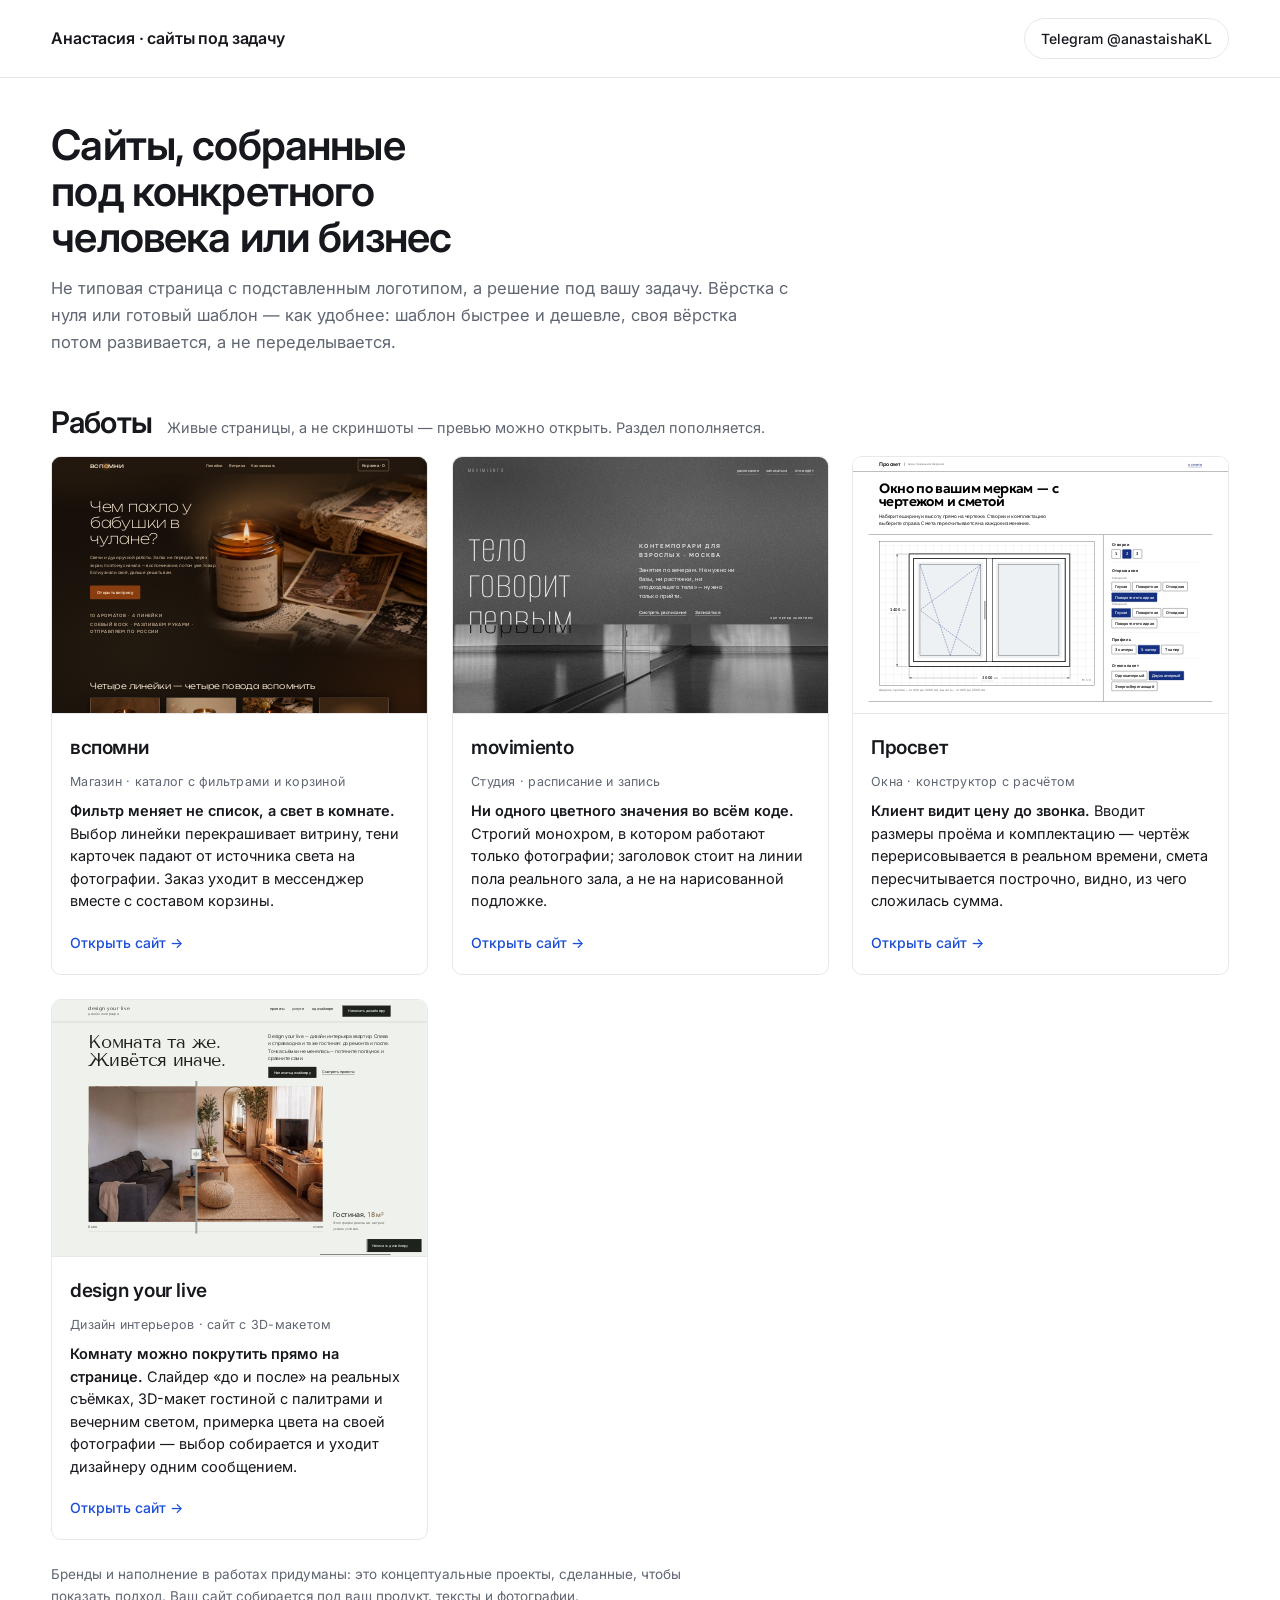
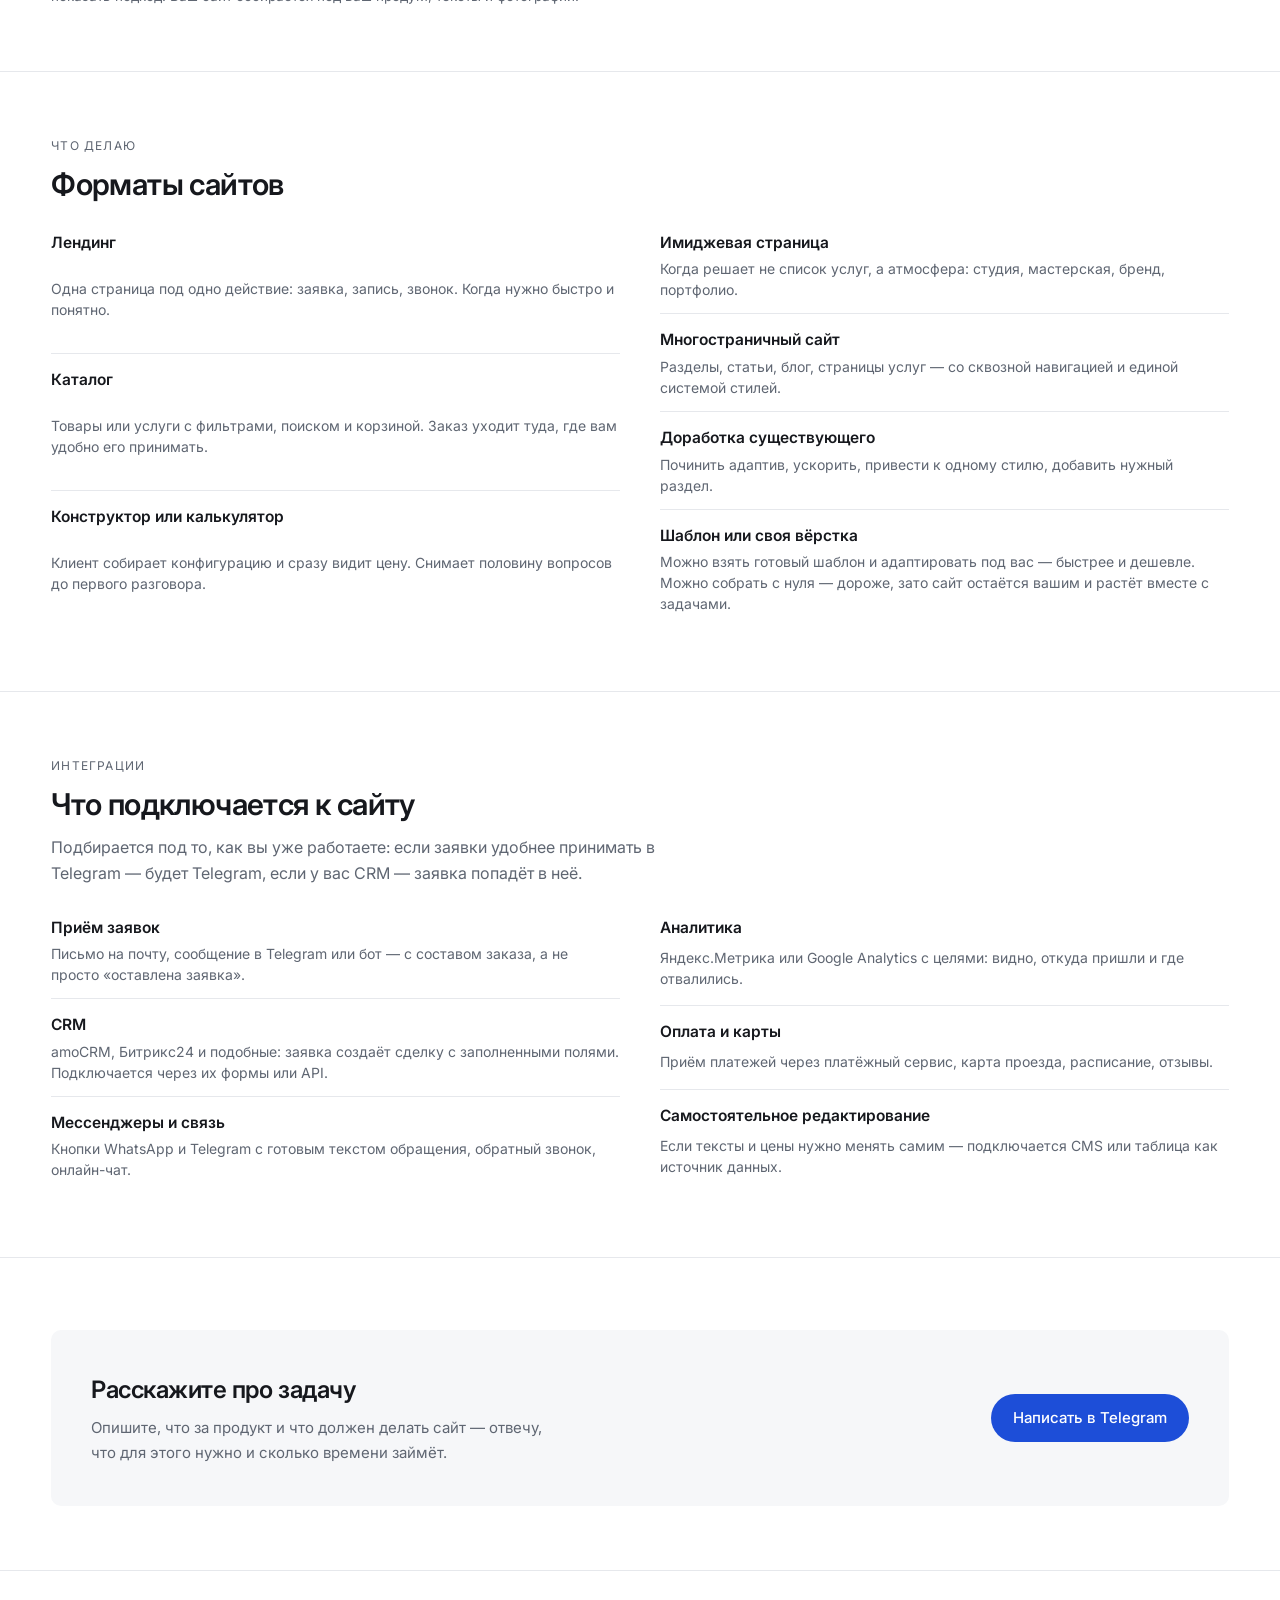
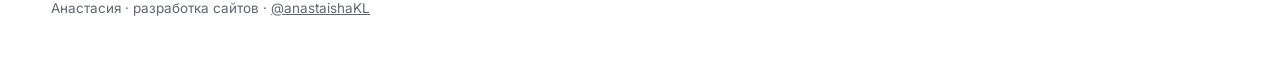
<file: index.html>
<!doctype html>
<html lang="ru">
<head>
<meta charset="utf-8">
<meta name="viewport" content="width=device-width, initial-scale=1">
<title>Сайты под конкретного человека или бизнес</title>
<meta name="description" content="Разработка сайтов под конкретную задачу: лендинги, каталоги с фильтрами, интерактивные конструкторы. Своя вёрстка или шаблон. Приём заявок, CRM, аналитика.">
<link rel="preconnect" href="https://fonts.googleapis.com">
<link rel="preconnect" href="https://fonts.gstatic.com" crossorigin>
<link href="https://fonts.googleapis.com/css2?family=Inter:wght@400;500;600;700&display=swap" rel="stylesheet">
<style>
  :root{
    --bg:#fff; --fg:#16181d; --dim:#5f6672; --line:#e6e8ec; --soft:#f6f7f9;
    --accent:#1d4ed8; --radius:10px;
    --wrap:min(1180px, 92vw);
  }
  *{box-sizing:border-box}
  html{-webkit-text-size-adjust:100%}
  body{margin:0;background:var(--bg);color:var(--fg);
       font:16px/1.65 Inter,ui-sans-serif,system-ui,"Segoe UI",sans-serif;
       font-feature-settings:"tnum" 0}
  .wrap{width:var(--wrap);margin-inline:auto}
  a{color:inherit}
  h1,h2,h3{margin:0;font-weight:600;letter-spacing:-.02em;text-wrap:balance}
  p{margin:0}

  header{border-bottom:1px solid var(--line);padding:18px 0}
  .top{display:flex;align-items:center;justify-content:space-between;gap:16px;flex-wrap:wrap}
  .brand{font-weight:600;letter-spacing:-.01em}
  .tg{display:inline-flex;align-items:center;gap:8px;text-decoration:none;
      border:1px solid var(--line);border-radius:999px;padding:8px 16px;font-size:14px;font-weight:500}
  .tg:hover{border-color:var(--accent);color:var(--accent)}
  .tg:focus-visible{outline:2px solid var(--accent);outline-offset:2px}

  .hero{padding:clamp(28px,4vw,44px) 0 clamp(18px,2.5vw,26px)}
  .hero h1{font-size:clamp(27px,3.9vw,42px);line-height:1.1;max-width:24ch}
  .hero p{margin-top:14px;max-width:74ch;font-size:clamp(15px,1.4vw,16.5px);color:var(--dim)}

  section{padding:clamp(36px,5vw,64px) 0;border-top:1px solid var(--line)}
  section.works-sec{padding-top:clamp(14px,2vw,22px);border-top:0}
  .works-head{display:flex;align-items:baseline;gap:14px;flex-wrap:wrap}
  .works-head p{color:var(--dim);font-size:14.5px}
  .eyebrow{font-size:12px;letter-spacing:.1em;text-transform:uppercase;color:var(--dim);margin-bottom:10px}
  .sec-title{font-size:clamp(22px,3vw,30px);line-height:1.2}
  .sec-lead{margin-top:12px;color:var(--dim);max-width:66ch}

  .works{display:grid;gap:28px;margin-top:16px}
  @media (min-width:900px){.works{grid-template-columns:repeat(3,1fr);gap:24px}}

  .work{border:1px solid var(--line);border-radius:var(--radius);overflow:clip;
        background:var(--bg);display:flex;flex-direction:column;
        container-type:inline-size;transition:border-color .18s}
  .work:hover{border-color:#c9ced8}
  .frame{position:relative;aspect-ratio:16/11;overflow:clip;background:var(--soft);
         border-bottom:1px solid var(--line)}
  .frame iframe{position:absolute;inset:0;width:1440px;height:990px;border:0;
                transform-origin:0 0;transform:scale(var(--s,.28));background:#fff}
  .frame .veil{position:absolute;inset:0}
  .work__body{padding:18px 18px 20px;display:flex;flex-direction:column;gap:8px;flex:1}
  .work__body h3{font-size:19px}
  .work__kind{font-size:12.5px;color:var(--dim);letter-spacing:.02em}
  .work__hook{font-size:14.5px;line-height:1.55}
  .work__hook b{font-weight:600}
  .work__open{margin-top:auto;padding-top:10px;font-size:14px;font-weight:500;
              color:var(--accent);text-decoration:none}
  .work__open:focus-visible{outline:2px solid var(--accent);outline-offset:3px;border-radius:4px}
  .note{margin-top:22px;font-size:13.5px;color:var(--dim);max-width:70ch}

  .cols{display:grid;gap:26px;margin-top:28px}
  @media (min-width:760px){.cols{grid-template-columns:1fr 1fr;gap:40px}}
  .list{list-style:none;margin:0;padding:0;display:grid;gap:0}
  .list li{padding:13px 0;border-top:1px solid var(--line);display:grid;gap:3px}
  .list li:first-child{border-top:0;padding-top:0}
  .list b{font-weight:600;font-size:15.5px}
  .list span{font-size:14px;color:var(--dim);line-height:1.5}

  .cta{background:var(--soft);border-radius:var(--radius);padding:clamp(24px,4vw,40px);
       margin:8px 0 0;display:flex;gap:20px;align-items:center;justify-content:space-between;flex-wrap:wrap}
  .cta h2{font-size:clamp(19px,2.4vw,24px)}
  .cta p{color:var(--dim);font-size:15px;margin-top:6px;max-width:52ch}
  .btn{display:inline-flex;align-items:center;gap:8px;background:var(--accent);color:#fff;
       text-decoration:none;border-radius:999px;padding:12px 22px;font-weight:500;font-size:15px;white-space:nowrap}
  .btn:hover{background:#1a44bd}
  .btn:focus-visible{outline:2px solid var(--fg);outline-offset:3px}

  footer{border-top:1px solid var(--line);padding:26px 0 40px;color:var(--dim);font-size:13.5px}
</style>
</head>
<body>

<header>
  <div class="wrap top">
    <span class="brand">Анастасия · сайты под задачу</span>
    <a class="tg" href="https://t.me/anastaishaKL" rel="noopener">Telegram @anastaishaKL</a>
  </div>
</header>

<main>
  <div class="wrap hero">
    <h1>Сайты, собранные под конкретного человека или бизнес</h1>
    <p>Не типовая страница с подставленным логотипом, а решение под вашу задачу. Вёрстка с нуля
       или готовый шаблон — как удобнее: шаблон быстрее и дешевле, своя вёрстка потом развивается,
       а не переделывается.</p>
  </div>

  <section class="works-sec">
    <div class="wrap">
      <div class="works-head">
        <h2 class="sec-title">Работы</h2>
        <p>Живые страницы, а не скриншоты — превью можно открыть. Раздел пополняется.</p>
      </div>

      <div class="works">
        <article class="work">
          <div class="frame">
            <iframe src="candles/" title="Сайт «вспомни» — превью" loading="lazy" inert scrolling="no"></iframe>
            <span class="veil"></span>
          </div>
          <div class="work__body">
            <h3>вспомни</h3>
            <p class="work__kind">Магазин · каталог с фильтрами и корзиной</p>
            <p class="work__hook"><b>Фильтр меняет не список, а свет в комнате.</b> Выбор линейки
               перекрашивает витрину, тени карточек падают от источника света на фотографии.
               Заказ уходит в мессенджер вместе с составом корзины.</p>
            <a class="work__open" href="candles/">Открыть сайт →</a>
          </div>
        </article>

        <article class="work">
          <div class="frame">
            <iframe src="dance/" title="Сайт «movimiento» — превью" loading="lazy" inert scrolling="no"></iframe>
            <span class="veil"></span>
          </div>
          <div class="work__body">
            <h3>movimiento</h3>
            <p class="work__kind">Студия · расписание и запись</p>
            <p class="work__hook"><b>Ни одного цветного значения во всём коде.</b> Строгий монохром,
               в котором работают только фотографии; заголовок стоит на линии пола реального зала,
               а не на нарисованной подложке.</p>
            <a class="work__open" href="dance/">Открыть сайт →</a>
          </div>
        </article>

        <article class="work">
          <div class="frame">
            <iframe src="prosvet/" title="Сайт «Просвет» — превью" loading="lazy" inert scrolling="no"></iframe>
            <span class="veil"></span>
          </div>
          <div class="work__body">
            <h3>Просвет</h3>
            <p class="work__kind">Окна · конструктор с расчётом</p>
            <p class="work__hook"><b>Клиент видит цену до звонка.</b> Вводит размеры проёма и
               комплектацию — чертёж перерисовывается в реальном времени, смета пересчитывается
               построчно, видно, из чего сложилась сумма.</p>
            <a class="work__open" href="prosvet/">Открыть сайт →</a>
          </div>
        </article>

        <article class="work">
          <div class="frame">
            <iframe src="design-your-live/" title="Сайт «design your live» — превью" loading="lazy" inert scrolling="no"></iframe>
            <span class="veil"></span>
          </div>
          <div class="work__body">
            <h3>design your live</h3>
            <p class="work__kind">Дизайн интерьеров · сайт с 3D-макетом</p>
            <p class="work__hook"><b>Комнату можно покрутить прямо на странице.</b> Слайдер «до и после»
               на реальных съёмках, 3D-макет гостиной с палитрами и вечерним светом, примерка цвета
               на своей фотографии — выбор собирается и уходит дизайнеру одним сообщением.</p>
            <a class="work__open" href="design-your-live/">Открыть сайт →</a>
          </div>
        </article>
      </div>

      <p class="note">Бренды и наполнение в работах придуманы: это концептуальные проекты,
         сделанные, чтобы показать подход. Ваш сайт собирается под ваш продукт, тексты и фотографии.</p>
    </div>
  </section>

  <section>
    <div class="wrap">
      <p class="eyebrow">Что делаю</p>
      <h2 class="sec-title">Форматы сайтов</h2>
      <div class="cols">
        <ul class="list">
          <li><b>Лендинг</b><span>Одна страница под одно действие: заявка, запись, звонок. Когда нужно быстро и понятно.</span></li>
          <li><b>Каталог</b><span>Товары или услуги с фильтрами, поиском и корзиной. Заказ уходит туда, где вам удобно его принимать.</span></li>
          <li><b>Конструктор или калькулятор</b><span>Клиент собирает конфигурацию и сразу видит цену. Снимает половину вопросов до первого разговора.</span></li>
        </ul>
        <ul class="list">
          <li><b>Имиджевая страница</b><span>Когда решает не список услуг, а атмосфера: студия, мастерская, бренд, портфолио.</span></li>
          <li><b>Многостраничный сайт</b><span>Разделы, статьи, блог, страницы услуг — со сквозной навигацией и единой системой стилей.</span></li>
          <li><b>Доработка существующего</b><span>Починить адаптив, ускорить, привести к одному стилю, добавить нужный раздел.</span></li>
          <li><b>Шаблон или своя вёрстка</b><span>Можно взять готовый шаблон и адаптировать под вас — быстрее и дешевле. Можно собрать с нуля — дороже, зато сайт остаётся вашим и растёт вместе с задачами.</span></li>
        </ul>
      </div>
    </div>
  </section>

  <section>
    <div class="wrap">
      <p class="eyebrow">Интеграции</p>
      <h2 class="sec-title">Что подключается к сайту</h2>
      <p class="sec-lead">Подбирается под то, как вы уже работаете: если заявки удобнее принимать
         в Telegram — будет Telegram, если у вас CRM — заявка попадёт в неё.</p>
      <div class="cols">
        <ul class="list">
          <li><b>Приём заявок</b><span>Письмо на почту, сообщение в Telegram или бот — с составом заказа, а не просто «оставлена заявка».</span></li>
          <li><b>CRM</b><span>amoCRM, Битрикс24 и подобные: заявка создаёт сделку с заполненными полями. Подключается через их формы или API.</span></li>
          <li><b>Мессенджеры и связь</b><span>Кнопки WhatsApp и Telegram с готовым текстом обращения, обратный звонок, онлайн-чат.</span></li>
        </ul>
        <ul class="list">
          <li><b>Аналитика</b><span>Яндекс.Метрика или Google Analytics с целями: видно, откуда пришли и где отвалились.</span></li>
          <li><b>Оплата и карты</b><span>Приём платежей через платёжный сервис, карта проезда, расписание, отзывы.</span></li>
          <li><b>Самостоятельное редактирование</b><span>Если тексты и цены нужно менять самим — подключается CMS или таблица как источник данных.</span></li>
        </ul>
      </div>
    </div>
  </section>

  <section>
    <div class="wrap">
      <div class="cta">
        <div>
          <h2>Расскажите про задачу</h2>
          <p>Опишите, что за продукт и что должен делать сайт — отвечу, что для этого нужно
             и сколько времени займёт.</p>
        </div>
        <a class="btn" href="https://t.me/anastaishaKL" rel="noopener">Написать в Telegram</a>
      </div>
    </div>
  </section>
</main>

<footer>
  <div class="wrap">Анастасия · разработка сайтов · <a href="https://t.me/anastaishaKL" rel="noopener">@anastaishaKL</a></div>
</footer>

<script>
  // превью — живые страницы шириной 1440, вписываем их в карточку по её ширине
  const fit = () => {
    for (const frame of document.querySelectorAll('.frame')) {
      frame.style.setProperty('--s', (frame.clientWidth / 1440).toFixed(4));
    }
  };
  fit();
  if ('ResizeObserver' in window) {
    const ro = new ResizeObserver(fit);
    document.querySelectorAll('.frame').forEach(f => ro.observe(f));
  } else {
    addEventListener('resize', fit);
  }
</script>
</body>
</html>
</file>
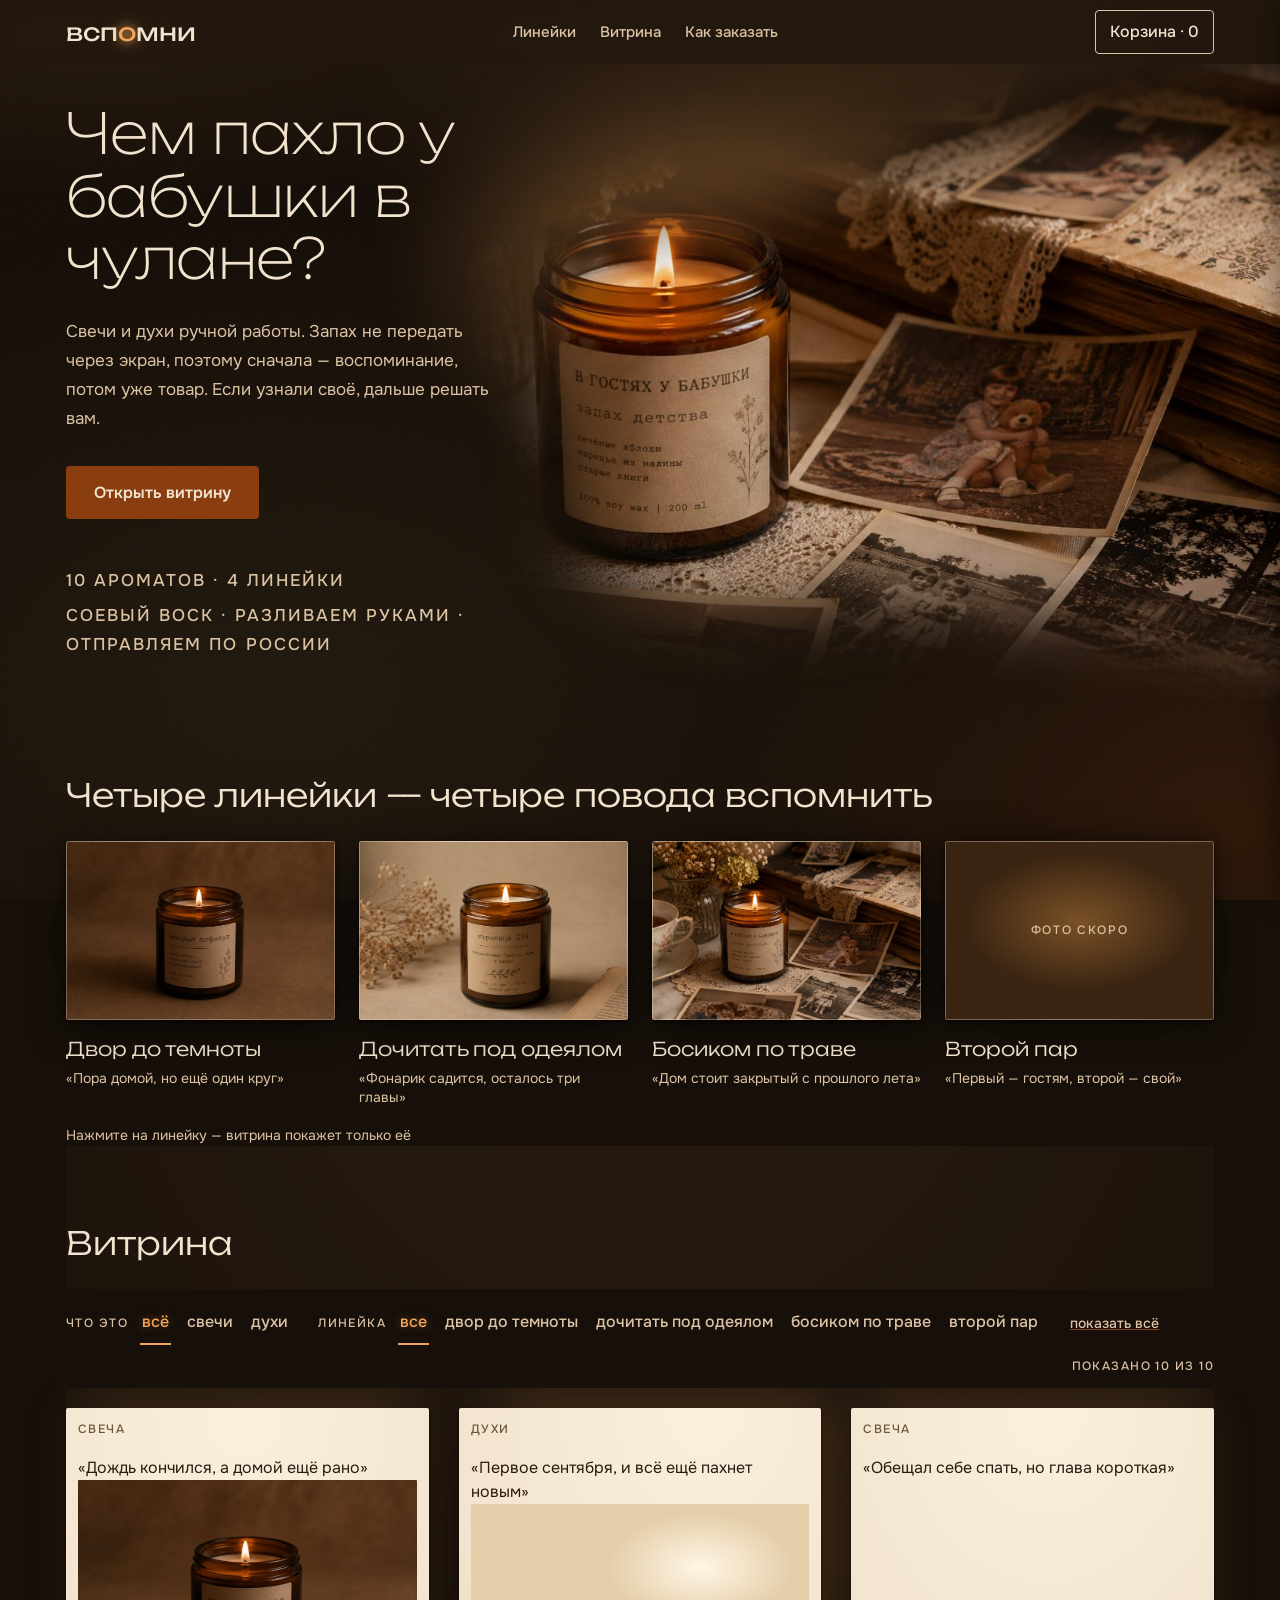
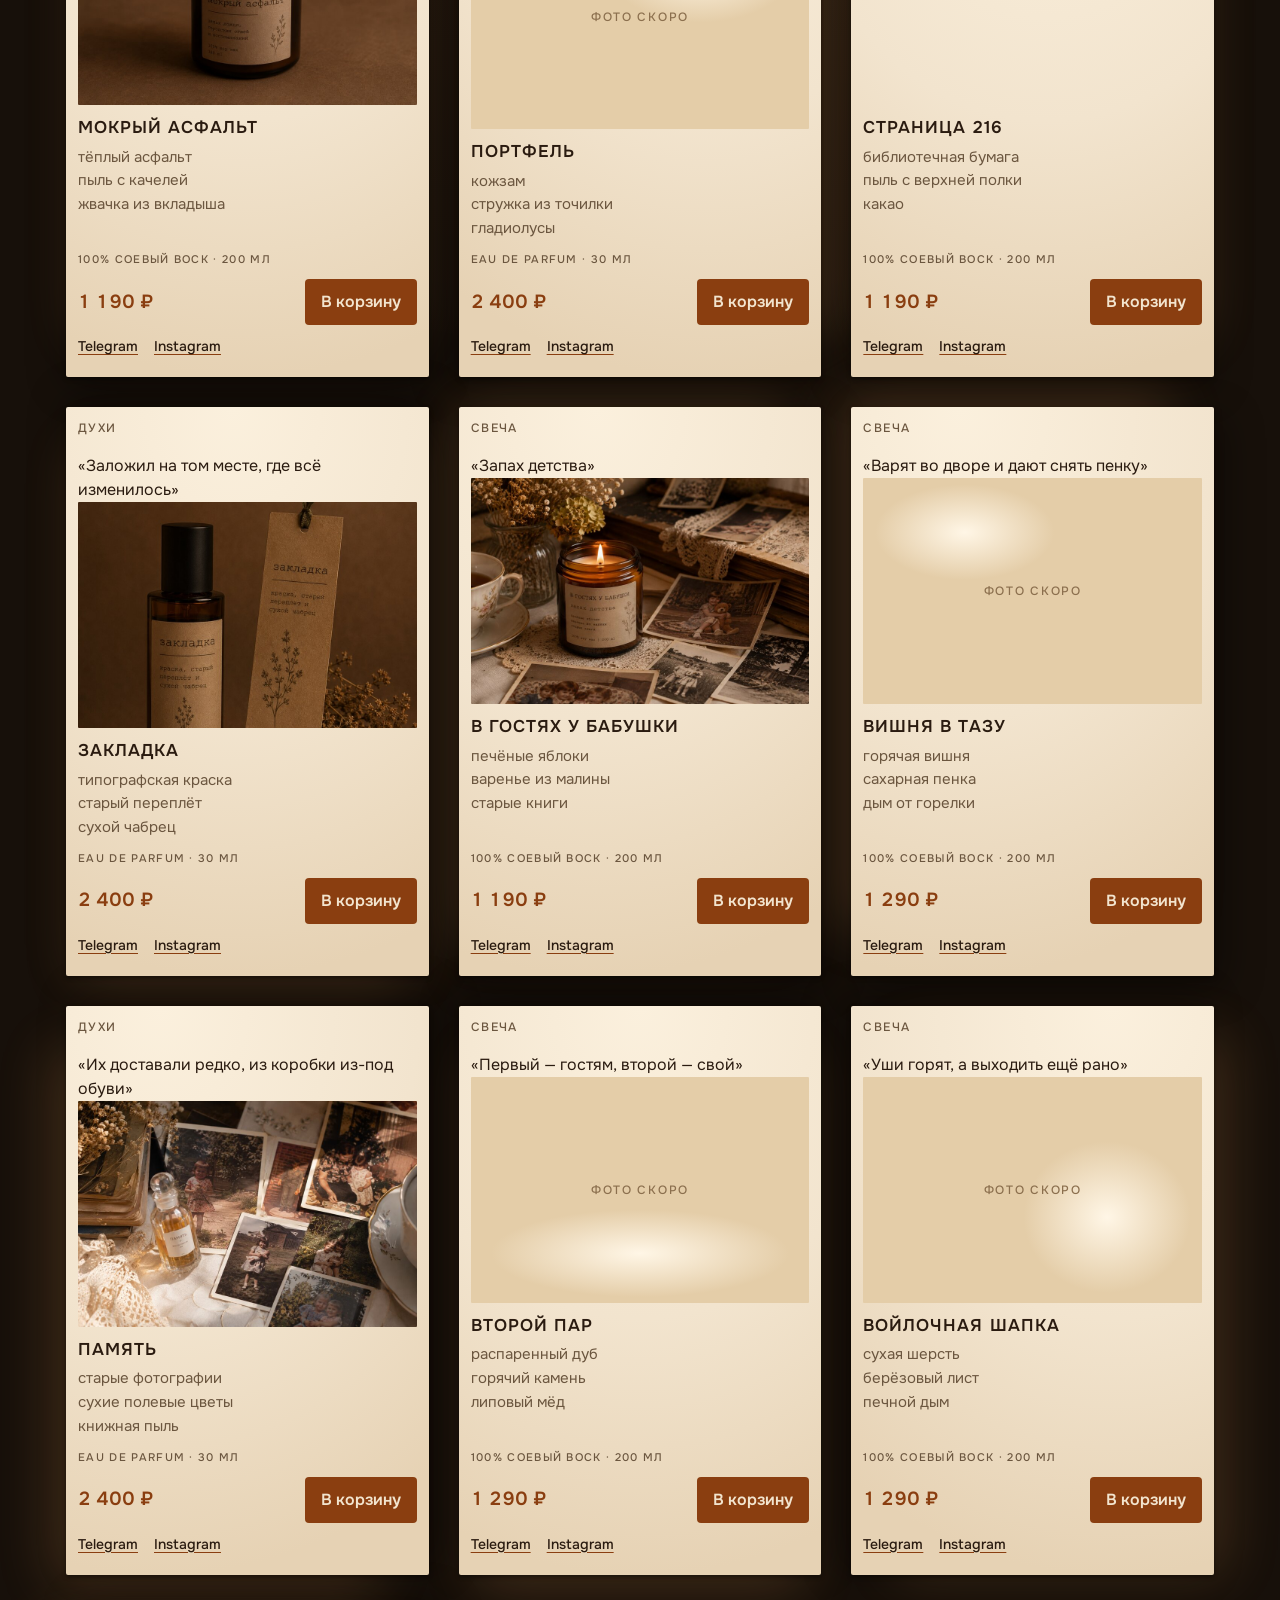
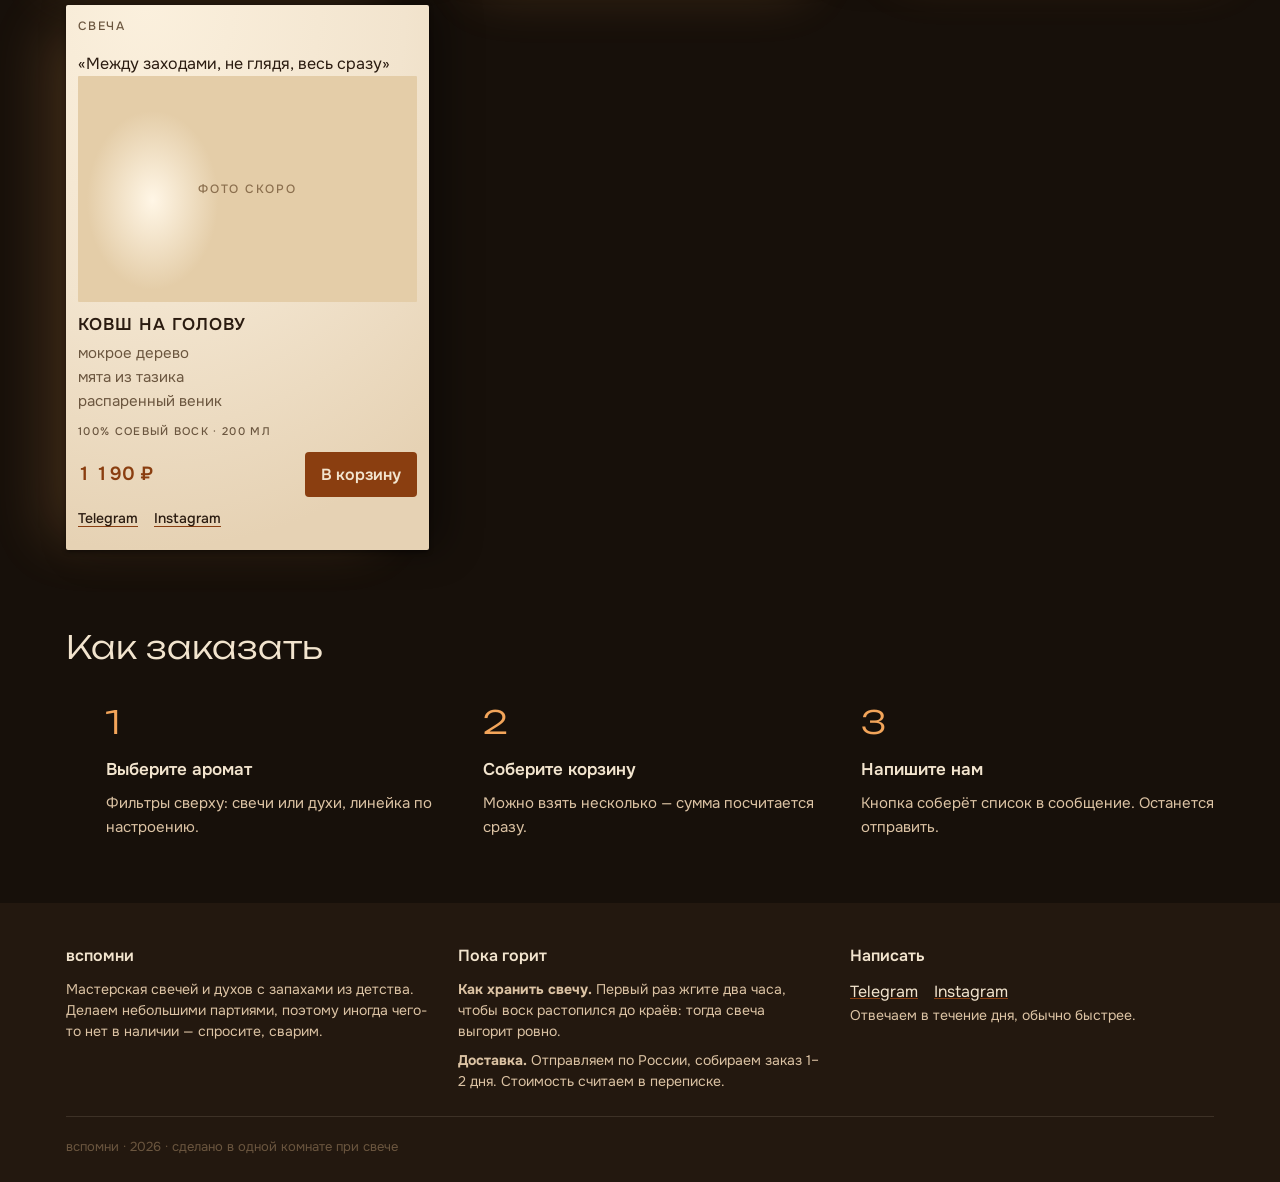
<file: candles/index.html>
<!DOCTYPE html>
<html lang="ru">
<head>
<meta charset="UTF-8">
<meta name="viewport" content="width=device-width, initial-scale=1">
<title>вспомни — свечи и духи с запахами из детства</title>
<meta name="description" content="Свечи и духи ручной работы «вспомни»: ароматы-воспоминания о дворе, любимой книге, лете у бабушки и бане. Заказ в Telegram и Instagram.">
<link rel="icon" href="data:,">
<link rel="preconnect" href="https://fonts.googleapis.com">
<link rel="preconnect" href="https://fonts.gstatic.com" crossorigin>
<link href="https://fonts.googleapis.com/css2?family=Unbounded:wght@200;300;400&family=Onest:wght@400;500;600&display=swap" rel="stylesheet">
<link rel="stylesheet" href="styles/main.css">
</head>
<body class="grain">

<a class="skip-link" href="#vitrina">Перейти к витрине</a>

<div class="glints" aria-hidden="true"></div>

<header class="site-header">
  <a class="wordmark" href="#top">всп<span class="wordmark__o breathe">о</span>мни</a>
  <nav class="site-nav" aria-label="Разделы страницы">
    <ul>
      <li><a href="#linii">Линейки</a></li>
      <li><a href="#vitrina">Витрина</a></li>
      <li><a href="#kak-zakazat">Как заказать</a></li>
    </ul>
  </nav>
  <button type="button" class="cart-toggle" id="cart-toggle" aria-controls="cart" aria-expanded="false">
    Корзина · <span id="cart-count">0</span>
  </button>
</header>

<main id="top">

  <section class="hero" aria-label="Знакомство с брендом">
    <div class="hero__glow breathe" aria-hidden="true"></div>
    <div class="hero__shot">
      <img src="assets/photos/svecha-v-gostyah-u-babushki-hero.jpg" width="1600" height="1067"
           style="--lx:.38;--ly:.34"
           alt="Свеча в янтарной банке горит на столе среди старых фотографий, сухоцветов и кружевной салфетки">
    </div>
    <div class="hero__inner">
      <h1>Чем пахло у бабушки в чулане?</h1>
      <p>Свечи и духи ручной работы. Запах не передать через экран, поэтому сначала — воспоминание, потом уже товар. Если узнали своё, дальше решать вам.</p>
      <div class="hero__cta">
        <a class="btn-primary" href="#vitrina">Открыть витрину</a>
      </div>
      <p class="hero__facts">
        <span>10 ароматов · 4 линейки</span>
        <span>соевый воск · разливаем руками · отправляем по России</span>
      </p>
    </div>
  </section>

  <section class="lines" id="linii" aria-labelledby="lines-title">
    <h2 id="lines-title">Четыре линейки — четыре повода вспомнить</h2>
    <div class="lines__grid" id="line-tiles"></div>
    <p class="lines__hint">Нажмите на линейку — витрина покажет только её</p>
  </section>

  <section class="showcase" id="vitrina" data-line="all" aria-labelledby="showcase-title">
    <div class="showcase__head">
      <h2 class="showcase__title" id="showcase-title">Витрина</h2>
      <p class="showcase__epigraph" id="showcase-epigraph" hidden></p>
    </div>

    <div class="filters-bar" role="group" aria-label="Фильтры каталога">
      <fieldset class="filter-group">
        <legend>Что это</legend>
        <div class="filter-group__options" id="type-filter">
          <span class="chip">
            <input type="radio" name="type-filter" id="type-all" value="all" checked>
            <label for="type-all">всё</label>
          </span>
          <span class="chip">
            <input type="radio" name="type-filter" id="type-candle" value="candle">
            <label for="type-candle">свечи</label>
          </span>
          <span class="chip">
            <input type="radio" name="type-filter" id="type-perfume" value="perfume">
            <label for="type-perfume">духи</label>
          </span>
        </div>
      </fieldset>

      <fieldset class="filter-group">
        <legend>Линейка</legend>
        <div class="filter-group__options" id="line-filter">
          <span class="chip">
            <input type="radio" name="line-filter" id="line-all" value="all" checked>
            <label for="line-all">все</label>
          </span>
          <span class="chip">
            <input type="radio" name="line-filter" id="line-dvor" value="dvor">
            <label for="line-dvor">двор до темноты</label>
          </span>
          <span class="chip">
            <input type="radio" name="line-filter" id="line-kniga" value="kniga">
            <label for="line-kniga">дочитать под одеялом</label>
          </span>
          <span class="chip">
            <input type="radio" name="line-filter" id="line-babushka" value="babushka">
            <label for="line-babushka">босиком по траве</label>
          </span>
          <span class="chip">
            <input type="radio" name="line-filter" id="line-banya" value="banya">
            <label for="line-banya">второй пар</label>
          </span>
        </div>
      </fieldset>

      <button type="button" class="filters__reset" id="filters-reset">показать всё</button>
      <p class="counter" id="counter" aria-live="polite">Показано 10 из 10</p>
    </div>

    <div class="grid" id="product-grid" aria-live="polite"></div>
  </section>

  <section class="steps" id="kak-zakazat" aria-labelledby="steps-title">
    <h2 id="steps-title">Как заказать</h2>
    <ol>
      <li class="step">
        <span class="step__num" aria-hidden="true">1</span>
        <h3>Выберите аромат</h3>
        <p>Фильтры сверху: свечи или духи, линейка по настроению.</p>
      </li>
      <li class="step">
        <span class="step__num" aria-hidden="true">2</span>
        <h3>Соберите корзину</h3>
        <p>Можно взять несколько — сумма посчитается сразу.</p>
      </li>
      <li class="step">
        <span class="step__num" aria-hidden="true">3</span>
        <h3>Напишите нам</h3>
        <p>Кнопка соберёт список в сообщение. Останется отправить.</p>
      </li>
    </ol>
  </section>

</main>

<footer class="site-footer">
  <div class="footer__inner">
    <div class="footer__col">
      <h2 class="footer__title">вспомни</h2>
      <p>Мастерская свечей и духов с запахами из детства. Делаем небольшими партиями, поэтому иногда чего-то нет в наличии — спросите, сварим.</p>
    </div>
    <div class="footer__col">
      <h2 class="footer__title">Пока горит</h2>
      <p><strong>Как хранить свечу.</strong> Первый раз жгите два часа, чтобы воск растопился до краёв: тогда свеча выгорит ровно.</p>
      <p><strong>Доставка.</strong> Отправляем по России, собираем заказ 1–2 дня. Стоимость считаем в переписке.</p>
    </div>
    <div class="footer__col">
      <h2 class="footer__title">Написать</h2>
      <nav aria-label="Ссылки в подвале">
        <ul>
          <li><a href="https://t.me/vspomni_shop" target="_blank" rel="noopener noreferrer">Telegram</a></li>
          <li><a href="https://www.instagram.com/vspomni_shop/" target="_blank" rel="noopener noreferrer">Instagram</a></li>
        </ul>
      </nav>
      <p>Отвечаем в течение дня, обычно быстрее.</p>
    </div>
  </div>
  <p class="footer__bottom">вспомни · 2026 · сделано в одной комнате при свече</p>
</footer>

<div class="cart-backdrop" id="cart-backdrop"></div>
<aside class="cart" id="cart" aria-label="Корзина" inert>
  <div class="cart__head">
    <h2>Корзина</h2>
    <button type="button" class="cart__close" id="cart-close" aria-label="Закрыть корзину">×</button>
  </div>

  <div id="cart-body">
    <p class="cart__empty" id="cart-empty">В корзине пусто. Выберите на витрине то, что хочется вспомнить.</p>
    <ul class="cart__list" id="cart-list" hidden></ul>
    <div class="cart__total" id="cart-total" hidden>
      <span>Итого</span>
      <span id="cart-total-value">0 ₽</span>
    </div>
    <div class="cart__order" id="cart-order" hidden>
      <button type="button" class="btn-primary" id="order-tg">Заказать в Telegram</button>
      <button type="button" class="btn-secondary" id="order-ig">Заказать в Instagram</button>
      <p class="cart__note" id="cart-note" role="status" aria-live="polite">Оплата и доставка — в переписке, отвечаем в течение дня.</p>
    </div>
  </div>
</aside>

<script src="scripts/main.js"></script>
</body>
</html>
</file>
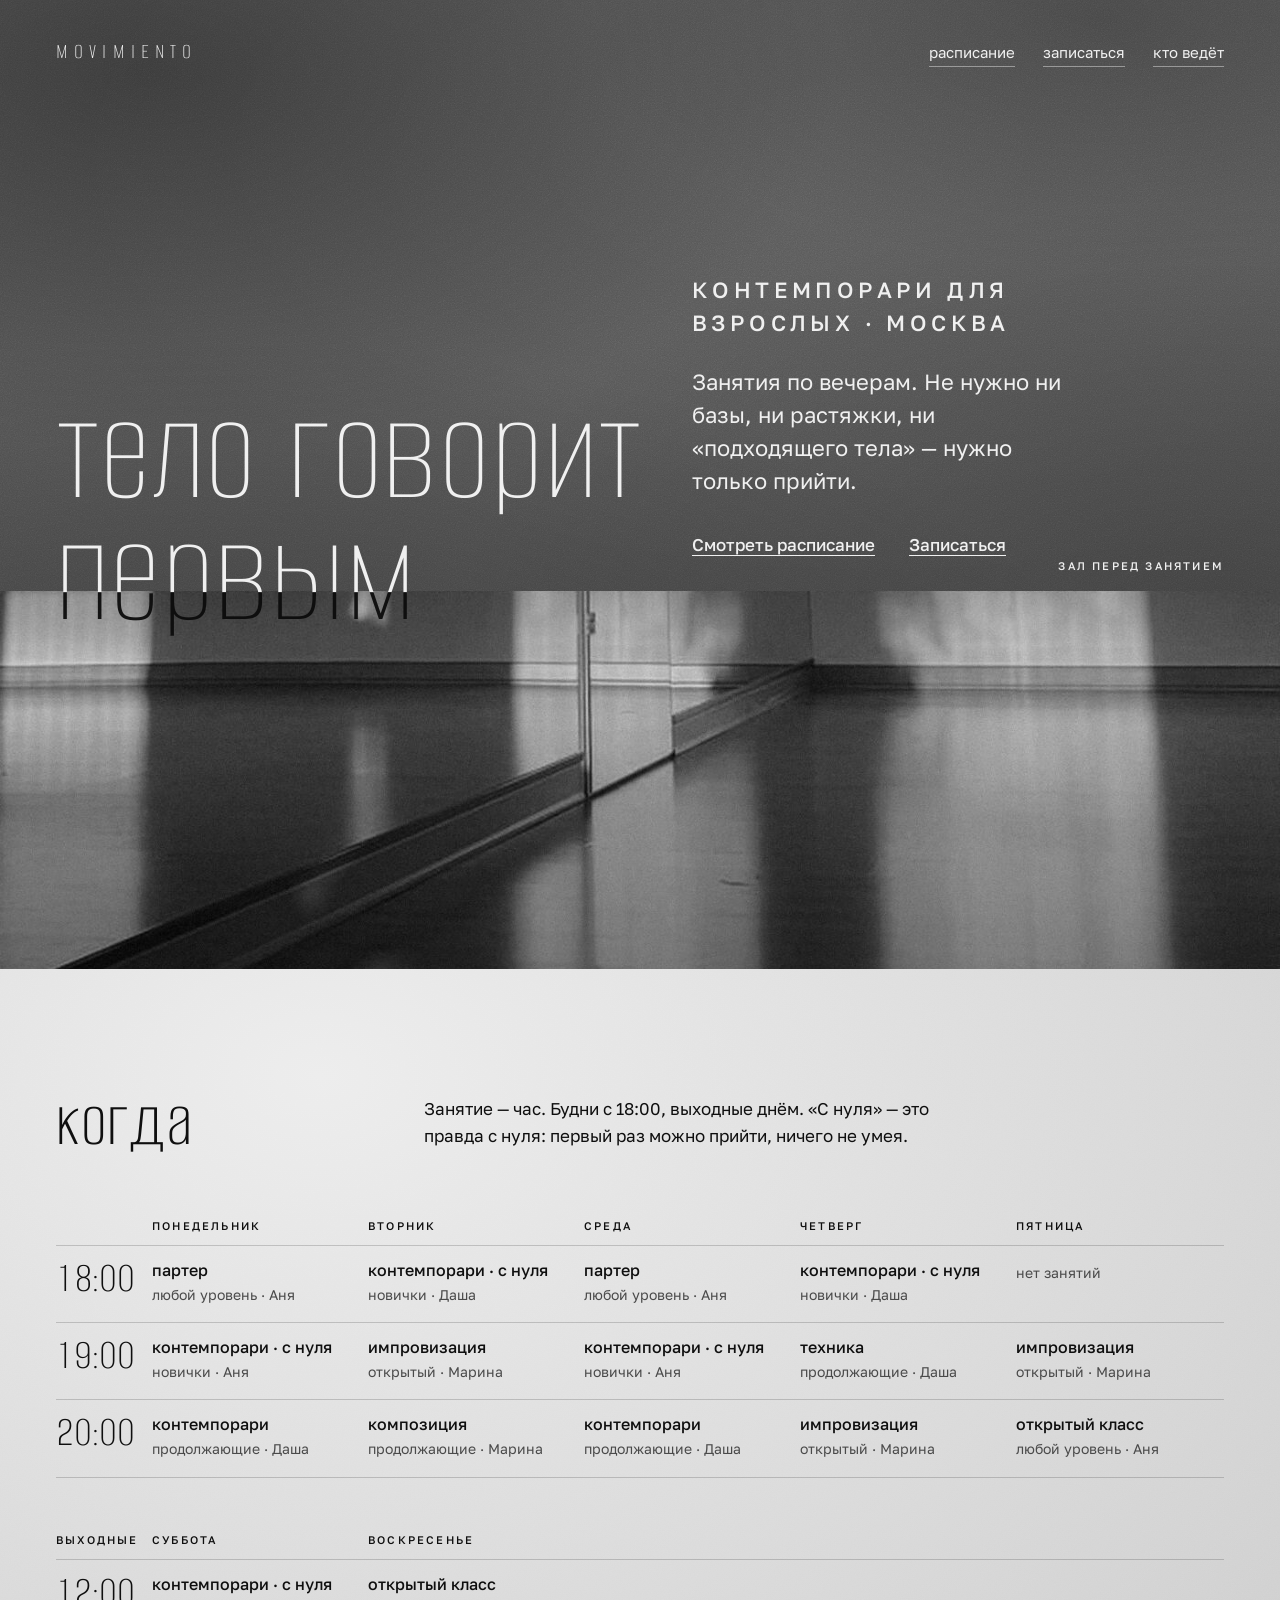
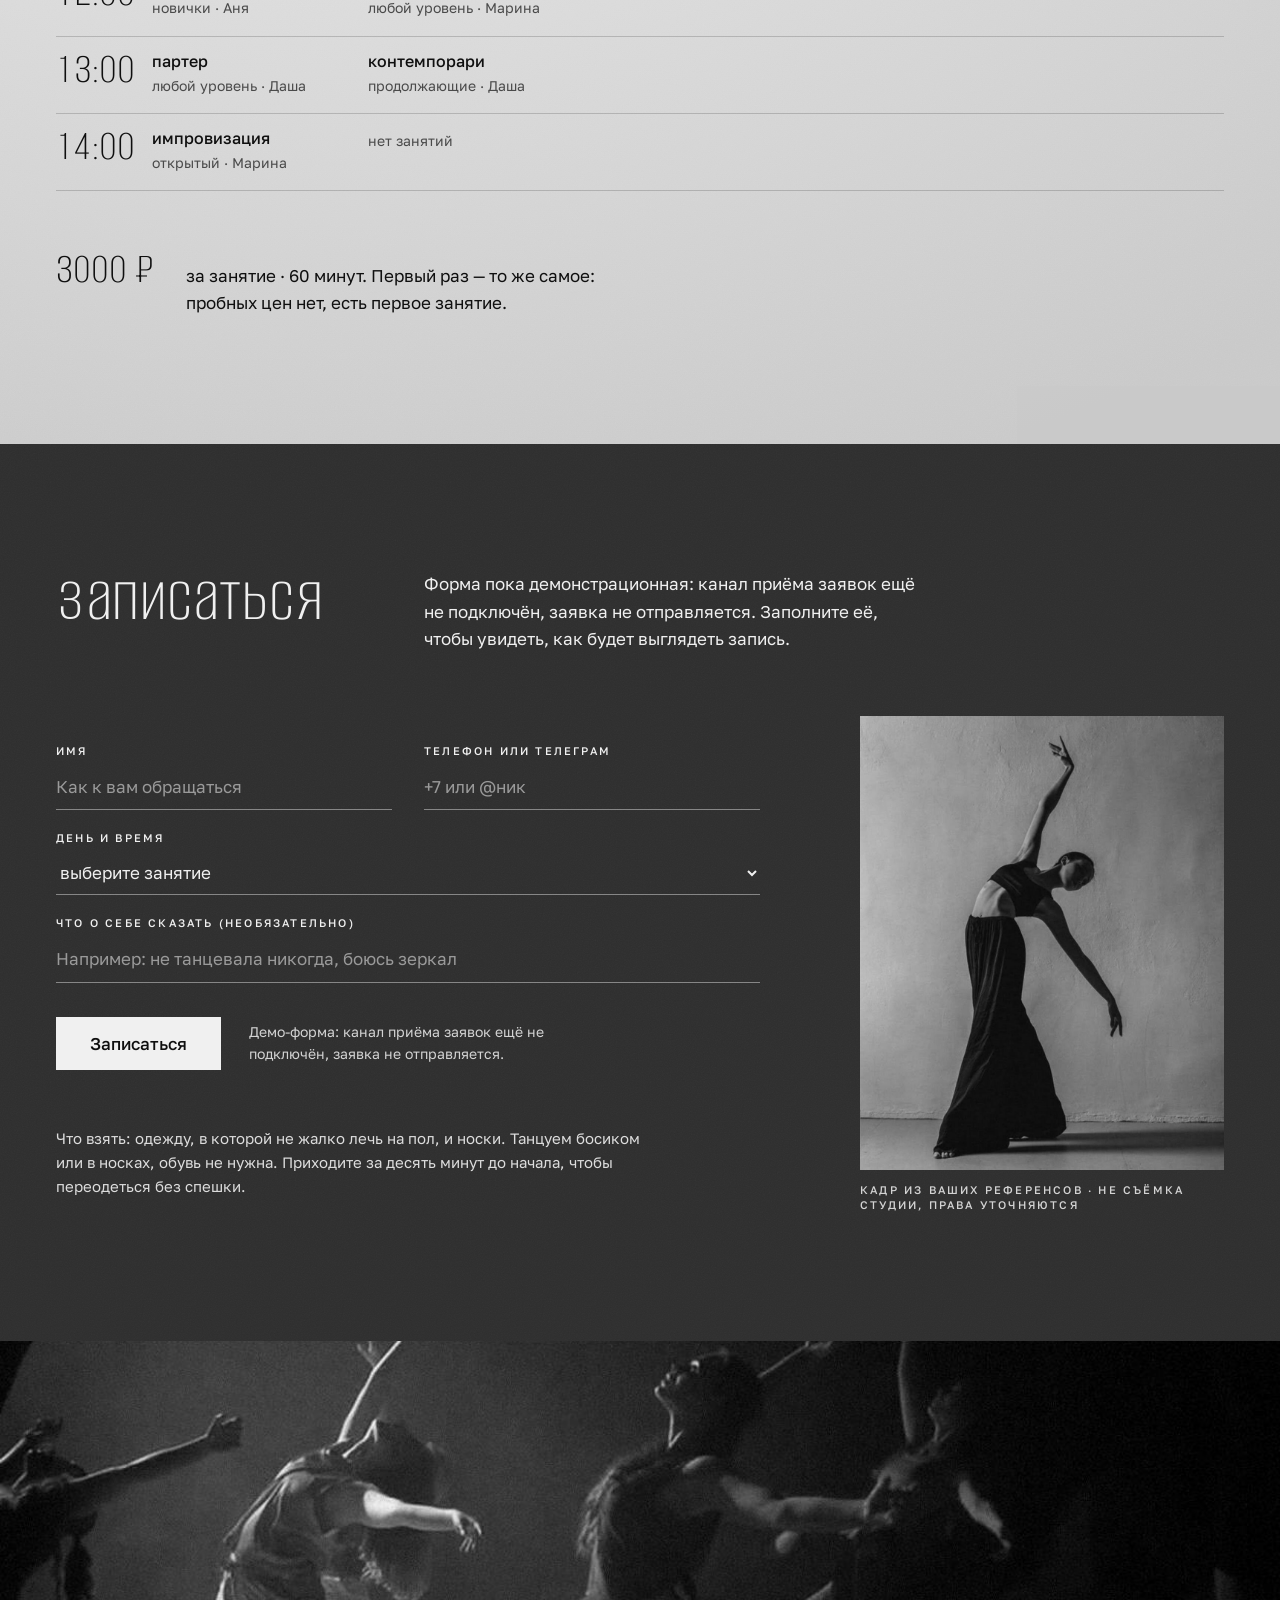
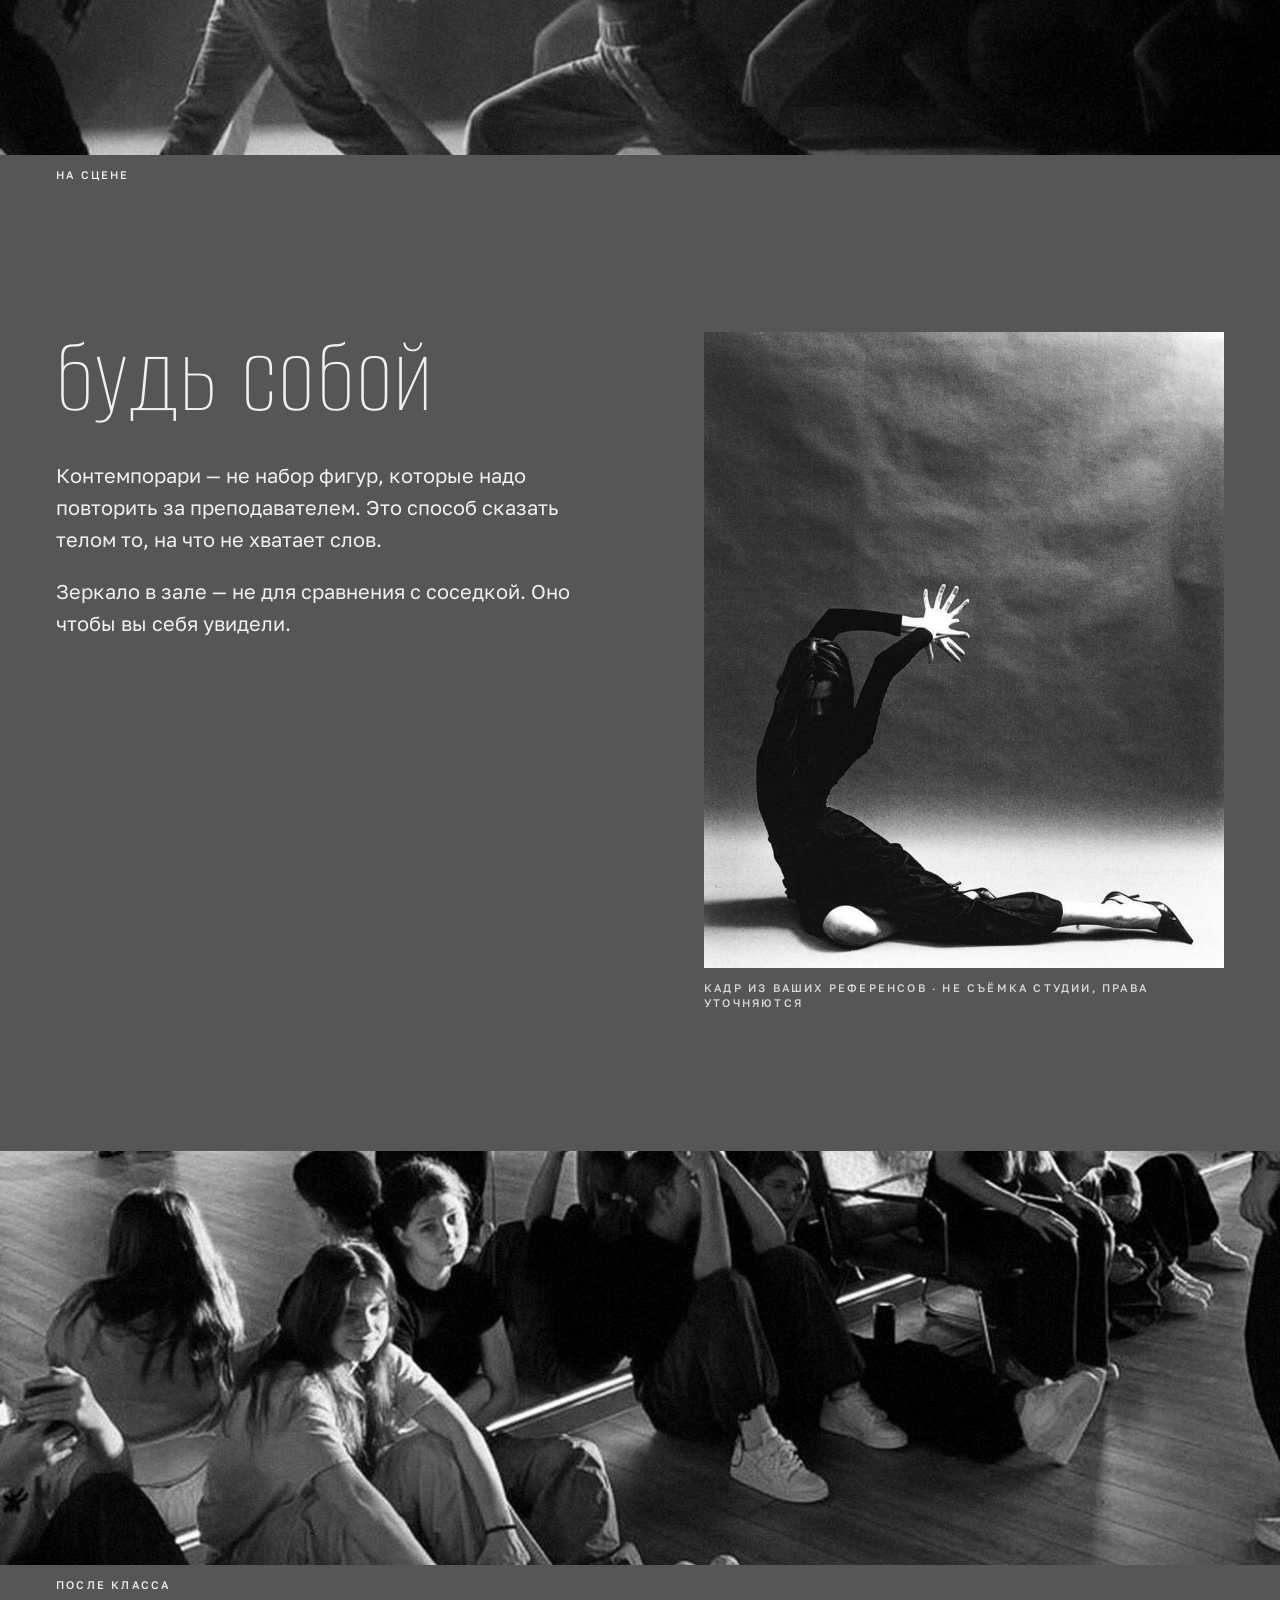
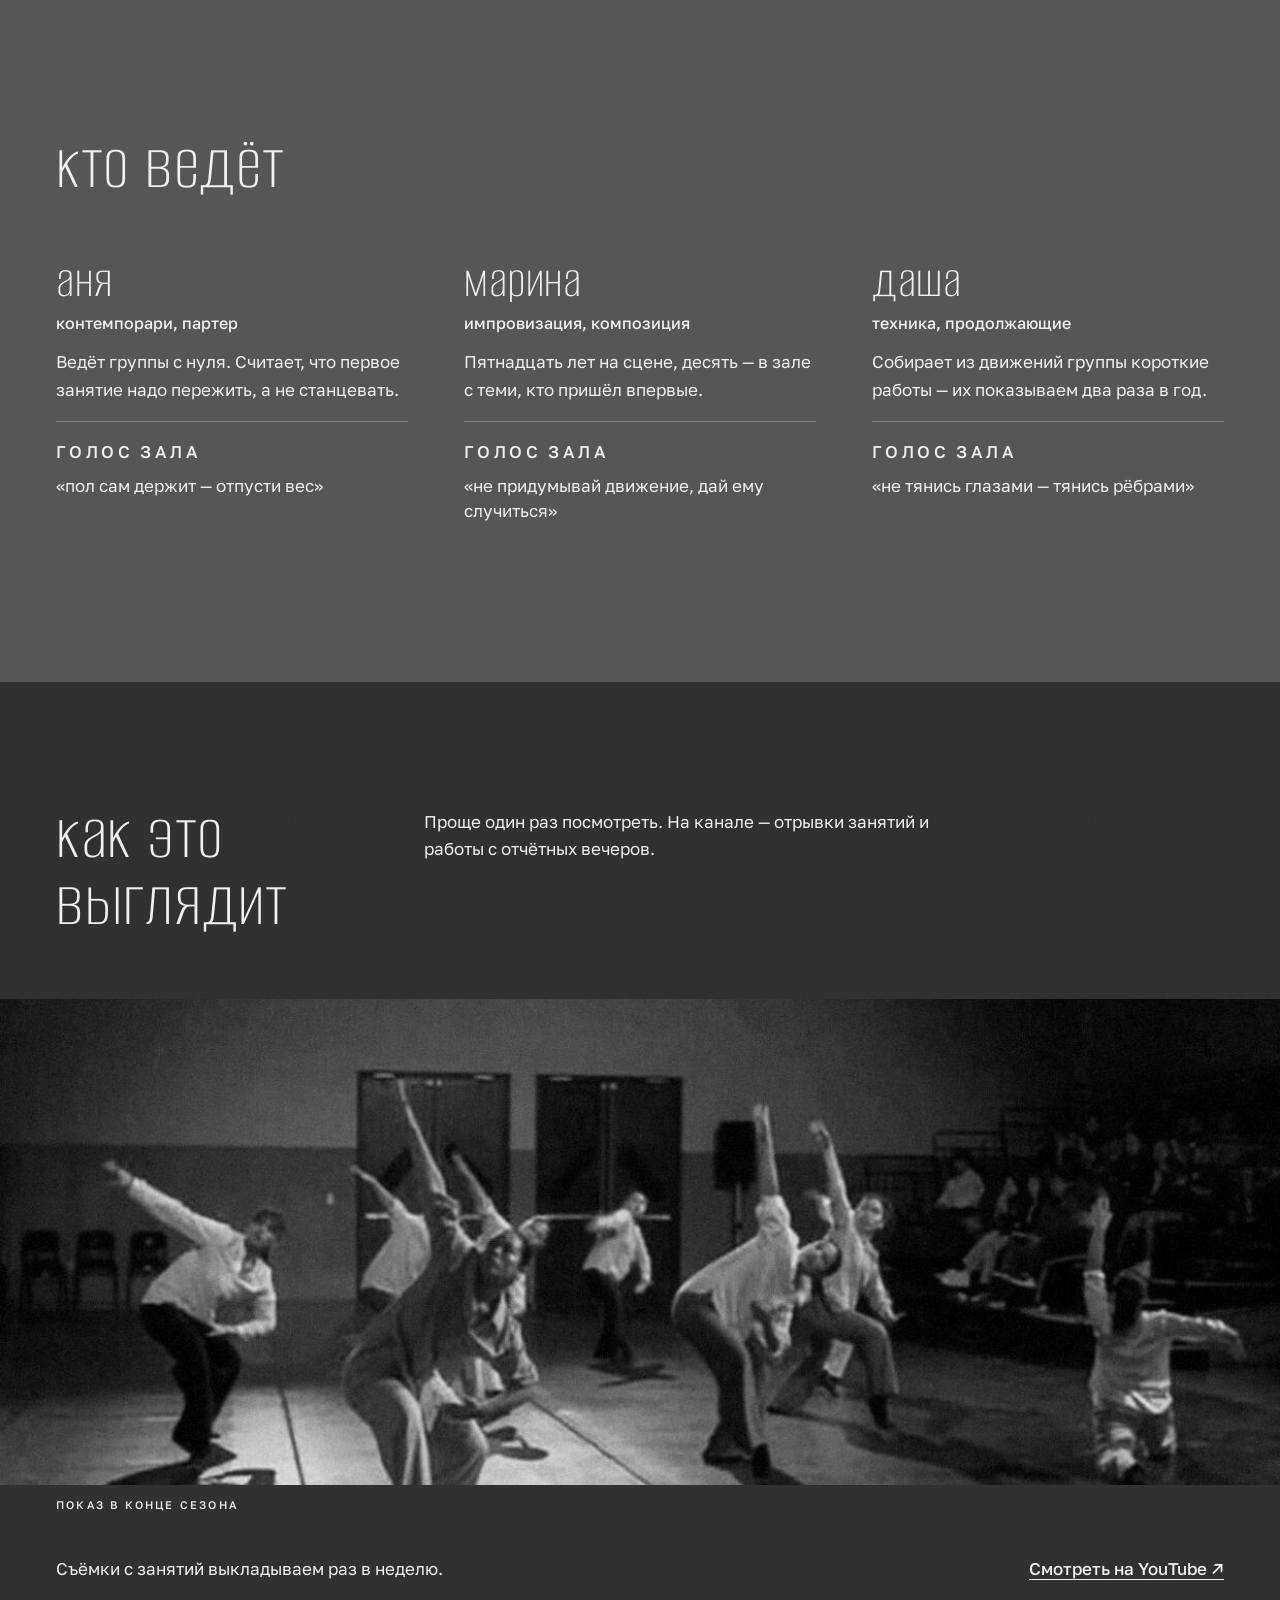
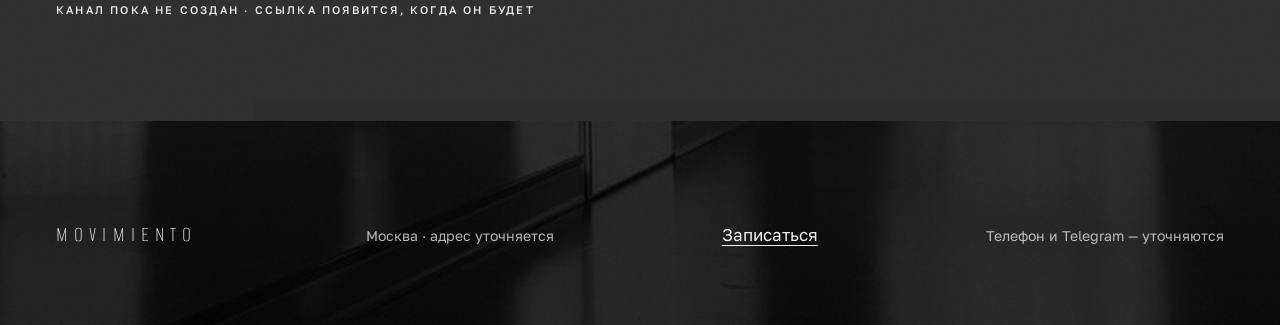
<file: dance/index.html>
<!doctype html>
<html lang="ru">
<head>
<meta charset="utf-8">
<meta name="viewport" content="width=device-width, initial-scale=1">
<title>movimiento — студия контемпорари в Москве. Расписание и запись</title>
<meta name="description" content="movimiento — студия контемпорари для взрослых в Москве. Расписание на неделю, запись на занятие, преподаватели и видео с уроков.">
<link rel="icon" href="data:,">
<link rel="preconnect" href="https://fonts.googleapis.com">
<link rel="preconnect" href="https://fonts.gstatic.com" crossorigin>
<link href="https://fonts.googleapis.com/css2?family=Alumni+Sans:wght@100;200&family=Golos+Text:wght@400;500&display=swap" rel="stylesheet">
<link rel="stylesheet" href="styles/main.css">
</head>
<body>

<a class="skip-link" href="#content">Перейти к содержанию</a>

<header class="head">
  <div class="mark">movimiento</div>
  <nav aria-label="Разделы страницы"><a href="#week" data-opt2>расписание</a><a href="#book">записаться</a><a href="#who" data-opt>кто ведёт</a></nav>
</header>

<main id="content">

<!-- ГЕРОЙ -->
<section class="hero" aria-label="Знакомство со студией">
  <div class="hero__grid">
    <div class="stand">
      <h1 class="stand__t stand__wall">тело говорит<br>первым</h1>
      <p class="stand__t stand__floor" aria-hidden="true">тело говорит<br>первым</p>
    </div>
    <div class="hero__lead">
      <p class="eyebrow hero__kicker">Контемпорари для взрослых · Москва</p>
      <p>Занятия по вечерам. Не нужно ни базы, ни растяжки, ни «подходящего тела» — нужно только прийти.</p>
      <div class="actions"><a href="#week">Смотреть расписание</a><a href="#book">Записаться</a></div>
    </div>
  </div>
  <p class="eyebrow hero__cap">зал перед занятием</p>
  <div class="hero__floor" role="img" aria-label="Пустой зал студии: зеркальная стена, лакированный паркет с отражением вечернего света"></div>
</section>

<!-- РАСПИСАНИЕ -->
<section class="slab slab--plaster" id="week" aria-labelledby="week-title">
  <div class="sec-top">
    <h2 class="sec-h" id="week-title">когда</h2>
    <p>Занятие — час. Будни с 18:00, выходные днём. «С нуля» — это правда с нуля: первый раз можно прийти, ничего не умея.</p>
  </div>
  <!-- ЗАГЛУШКА: конкретные направления в слотах и распределение преподавателей по дням придуманы
       разработчиком в рамках ограничений, заданных человеком (30.08 14:00): по часу на слот,
       будни 18:00–21:00, выходные днём. Реальную сетку человек не прислал. -->
  <div class="week">
    <div class="grid7">
      <div class="d"></div><div class="d">понедельник</div><div class="d">вторник</div><div class="d">среда</div><div class="d">четверг</div><div class="d">пятница</div>
      <div class="rule"></div>
      <div class="h">18:00</div>
      <div data-day="понедельник" class="cell"><b>партер</b><span>любой уровень · Аня</span></div>
      <div data-day="вторник" class="cell"><b>контемпорари · с нуля</b><span>новички · Даша</span></div>
      <div data-day="среда" class="cell"><b>партер</b><span>любой уровень · Аня</span></div>
      <div data-day="четверг" class="cell"><b>контемпорари · с нуля</b><span>новички · Даша</span></div>
      <div data-day="пятница" class="cell empty">нет занятий</div>
      <div class="rule"></div>
      <div class="h">19:00</div>
      <div data-day="понедельник" class="cell"><b>контемпорари · с нуля</b><span>новички · Аня</span></div>
      <div data-day="вторник" class="cell"><b>импровизация</b><span>открытый · Марина</span></div>
      <div data-day="среда" class="cell"><b>контемпорари · с нуля</b><span>новички · Аня</span></div>
      <div data-day="четверг" class="cell"><b>техника</b><span>продолжающие · Даша</span></div>
      <div data-day="пятница" class="cell"><b>импровизация</b><span>открытый · Марина</span></div>
      <div class="rule"></div>
      <div class="h">20:00</div>
      <div data-day="понедельник" class="cell"><b>контемпорари</b><span>продолжающие · Даша</span></div>
      <div data-day="вторник" class="cell"><b>композиция</b><span>продолжающие · Марина</span></div>
      <div data-day="среда" class="cell"><b>контемпорари</b><span>продолжающие · Даша</span></div>
      <div data-day="четверг" class="cell"><b>импровизация</b><span>открытый · Марина</span></div>
      <div data-day="пятница" class="cell"><b>открытый класс</b><span>любой уровень · Аня</span></div>
      <div class="rule"></div>
    </div>
    <div class="wknd">
      <div class="d">выходные</div><div class="d">суббота</div><div class="d">воскресенье</div>
      <div class="rule"></div>
      <div class="h">12:00</div>
      <div data-day="суббота" class="cell"><b>контемпорари · с нуля</b><span>новички · Аня</span></div>
      <div data-day="воскресенье" class="cell"><b>открытый класс</b><span>любой уровень · Марина</span></div>
      <div class="rule"></div>
      <div class="h">13:00</div>
      <div data-day="суббота" class="cell"><b>партер</b><span>любой уровень · Даша</span></div>
      <div data-day="воскресенье" class="cell"><b>контемпорари</b><span>продолжающие · Даша</span></div>
      <div class="rule"></div>
      <div class="h">14:00</div>
      <div data-day="суббота" class="cell"><b>импровизация</b><span>открытый · Марина</span></div>
      <div data-day="воскресенье" class="cell empty">нет занятий</div>
      <div class="rule"></div>
    </div>
  </div>
  <div class="price">
    <div class="sum">3000 ₽</div>
    <p>за занятие · 60 минут. Первый раз — то же самое: пробных цен нет, есть первое занятие.</p>
  </div>
</section>

<!-- ЗАПИСЬ -->
<section class="slab slab--dark" id="book" aria-labelledby="book-title">
  <div class="sec-top">
    <h2 class="sec-h" id="book-title">записаться</h2>
    <p>Форма пока демонстрационная: канал приёма заявок ещё не подключён, заявка не отправляется. Заполните её, чтобы увидеть, как будет выглядеть запись.</p>
  </div>
  <div class="book__grid">
  <div>
  <!-- ЗАГЛУШКА: канал приёма заявок ещё не подтверждён человеком (вопрос от 30.08 17:36:
       телеграм / почта / внешний сервис). Пока форма честно сообщает, что это демонстрация,
       и не отправляет данные никуда — см. scripts/main.js, BOOKING_CHANNEL.
       Эта копия (лид секции строкой выше и подпись у кнопки ниже) не выводится из BOOKING_CHANNEL
       автоматически — когда канал появится, поменяйте её здесь же, вместе с объектом в main.js. -->
  <form class="form" id="booking-form" novalidate>
    <div class="f"><label for="n">Имя</label><input id="n" name="name" required autocomplete="name" placeholder="Как к вам обращаться"></div>
    <div class="f"><label for="t">Телефон или телеграм</label><input id="t" name="contact" required autocomplete="tel" placeholder="+7 или @ник"></div>
    <div class="f f--wide"><label for="s">День и время</label>
      <select id="s" name="slot" required>
        <option value="" selected disabled>выберите занятие</option>
        <option>понедельник · 19:00 · контемпорари с нуля</option>
        <option>вторник · 18:00 · контемпорари с нуля</option>
        <option>суббота · 12:00 · контемпорари с нуля</option>
      </select></div>
    <div class="f f--wide"><label for="c">Что о себе сказать (необязательно)</label><input id="c" name="comment" placeholder="Например: не танцевала никогда, боюсь зеркал"></div>
    <div class="submit"><button type="submit">Записаться</button><span>Демо-форма: канал приёма заявок ещё не подключён, заявка не отправляется.</span></div>
    <p class="form__status" id="form-status" role="status" aria-live="polite"></p>
  </form>
  <p class="note">Что взять: одежду, в которой не жалко лечь на пол, и носки. Танцуем босиком или в носках, обувь не нужна. Приходите за десять минут до начала, чтобы переодеться без спешки.</p>
  </div>
  <figure class="book__ph"><img src="assets/photos/wall-figure.jpg" width="980" height="1222" alt="Танцовщица у штукатурной стены, прогиб назад">
    <figcaption class="figc">кадр из ваших референсов · не съёмка студии, права уточняются</figcaption></figure>
  </div>
</section>

<!-- ПОЛОСА: ДВИЖЕНИЕ -->
<figure class="band">
  <img src="assets/photos/stage.jpg" width="1240" height="827" alt="Четыре танцовщицы в движении на сцене, контровой свет" loading="lazy">
  <figcaption>на сцене</figcaption>
</figure>

<!-- МАНИФЕСТ -->
<section class="manifest" aria-labelledby="manifest-title">
  <div class="manifest__grid">
    <div>
      <h2 class="disp" id="manifest-title">будь собой</h2>
      <p>Контемпорари — не набор фигур, которые надо повторить за преподавателем. Это способ сказать телом то, на что не хватает слов.</p>
      <p>Зеркало в зале — не для сравнения с соседкой. Оно чтобы вы себя увидели.</p>
    </div>
    <figure>
      <img src="assets/photos/canvas-figure.jpg" width="980" height="1198" alt="Танцовщица на полу студийного холста, руки над головой" loading="lazy">
      <figcaption class="figc">кадр из ваших референсов · не съёмка студии, права уточняются</figcaption>
    </figure>
  </div>
</section>

<!-- ПОЛОСА: ГРУППА -->
<figure class="band">
  <img src="assets/photos/group.jpg" width="1240" height="1078" alt="Группа сидит на полу у зеркальной стены после занятия" loading="lazy">
  <figcaption>после класса</figcaption>
</figure>

<!-- ПРЕПОДАВАТЕЛИ -->
<!-- ЗАГЛУШКА: имена, специализации и реплики придуманы разработчиком по прямому разрешению
     человека («Преподаватели: придумай», 30.08 14:00). Живых людей за ними нет. -->
<section class="teach" id="who" aria-labelledby="who-title">
  <h2 class="sec-h" id="who-title">кто ведёт</h2>
  <div class="teach__grid">
    <div><h3>Аня</h3><p class="role">контемпорари, партер</p>
      <p>Ведёт группы с нуля. Считает, что первое занятие надо пережить, а не станцевать.</p>
      <p class="voice">голос зала<em>«пол сам держит — отпусти вес»</em></p></div>
    <div><h3>Марина</h3><p class="role">импровизация, композиция</p>
      <p>Пятнадцать лет на сцене, десять — в зале с теми, кто пришёл впервые.</p>
      <p class="voice">голос зала<em>«не придумывай движение, дай ему случиться»</em></p></div>
    <div><h3>Даша</h3><p class="role">техника, продолжающие</p>
      <p>Собирает из движений группы короткие работы — их показываем два раза в год.</p>
      <p class="voice">голос зала<em>«не тянись глазами — тянись рёбрами»</em></p></div>
  </div>
</section>

<!-- ВИДЕО -->
<section class="slab slab--dark video" aria-labelledby="video-title">
  <div class="sec-top"><h2 class="sec-h" id="video-title">как это выглядит</h2>
    <p>Проще один раз посмотреть. На канале — отрывки занятий и работы с отчётных вечеров.</p></div>
  <figure class="band band--in">
    <img src="assets/photos/shadows.jpg" width="1240" height="1065" alt="Отчётный вечер: группа танцует, длинные тени на полу зала" loading="lazy">
    <figcaption>показ в конце сезона</figcaption>
  </figure>
  <div class="video__foot">
    <p>Съёмки с занятий выкладываем раз в неделю.</p>
    <!-- ЗАГЛУШКА: ссылки на YouTube нет — человек подтвердил (30.08 14:00), что канала пока нет.
         Ссылка ведёт в начало страницы, пока адрес не появится. -->
    <p class="actions"><a href="#content" aria-describedby="video-note">Смотреть на YouTube ↗</a></p>
  </div>
  <p id="video-note" class="eyebrow video__note">канал пока не создан · ссылка появится, когда он будет</p>
</section>

</main>

<footer class="foot">
  <div class="foot__in">
    <div class="mark">movimiento</div>
    <!-- ЗАГЛУШКА: адрес зала и телефон/телеграм не присланы человеком (вопрос от 30.08 17:36) -->
    <div class="ph">Москва · адрес уточняется</div>
    <div><a href="#book">Записаться</a></div>
    <div class="ph">Телефон и Telegram — уточняются</div>
  </div>
</footer>

<script src="scripts/main.js"></script>
</body>
</html>
</file>
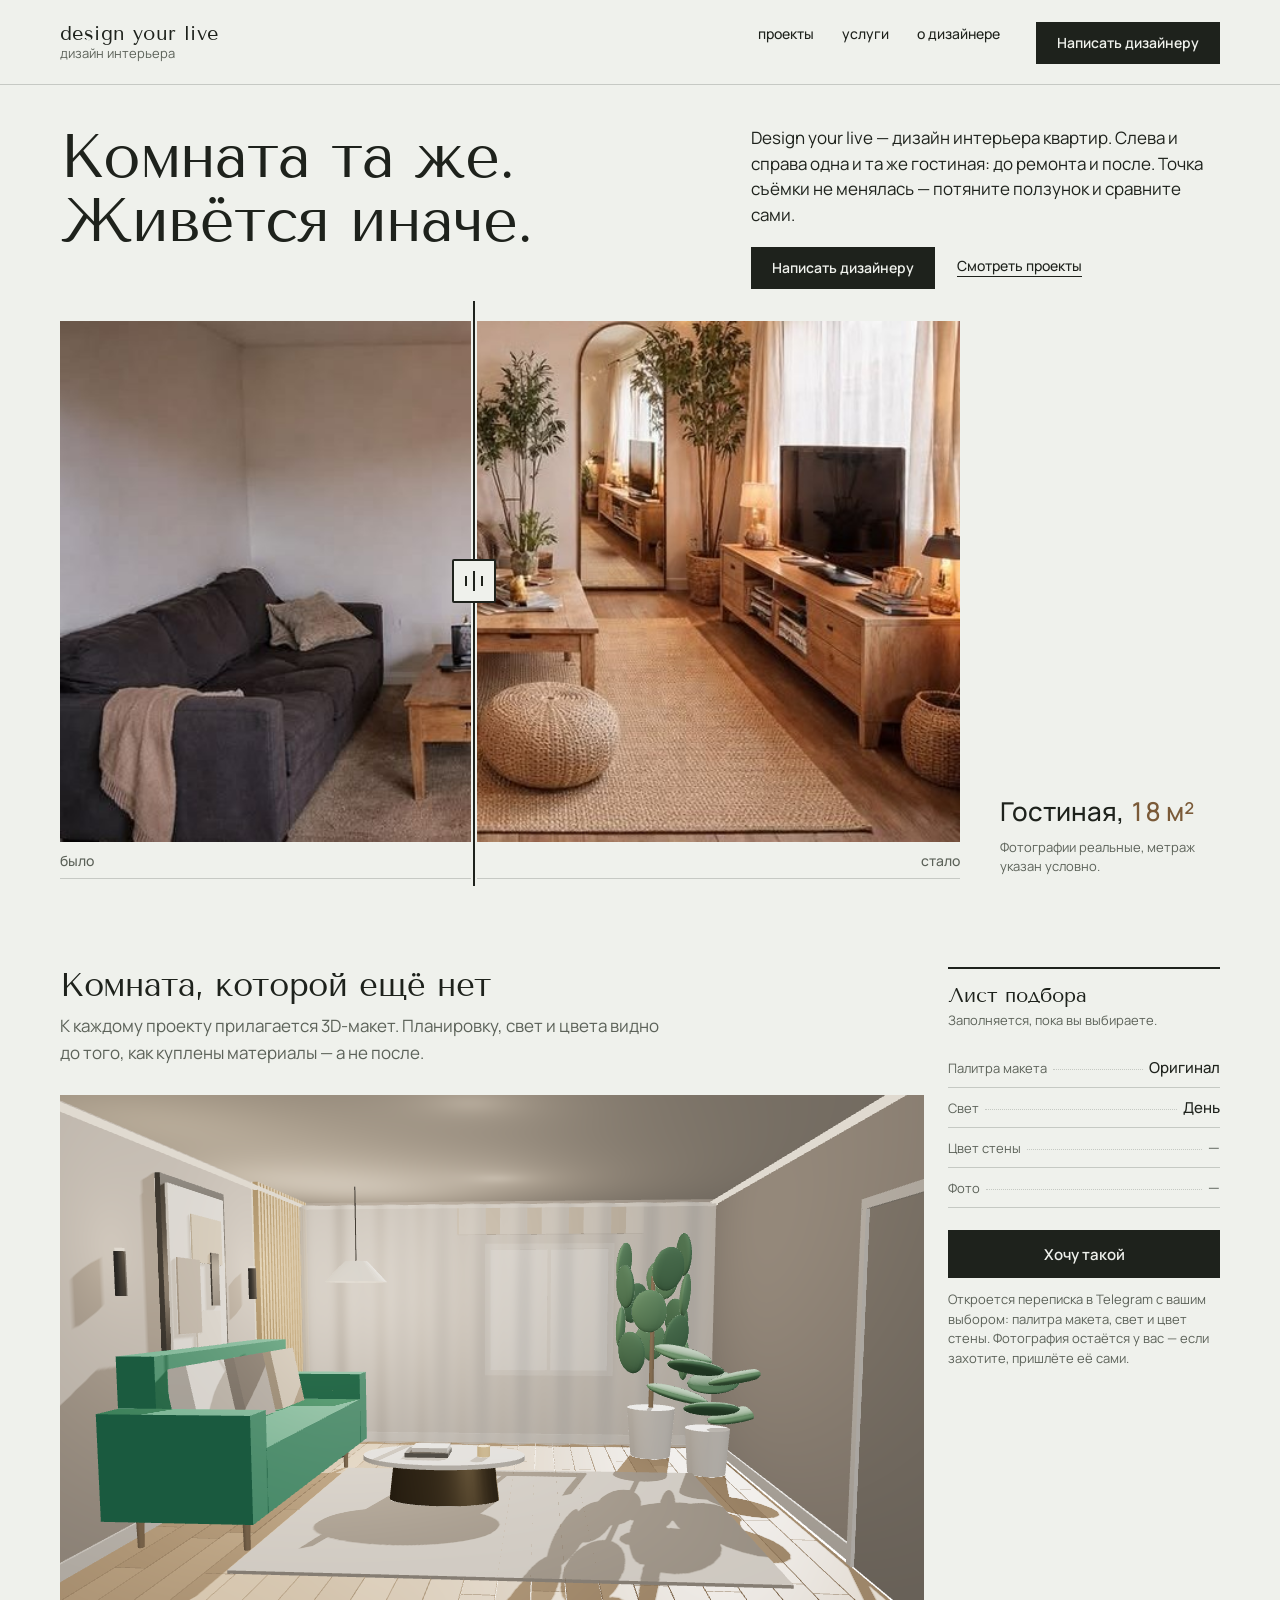
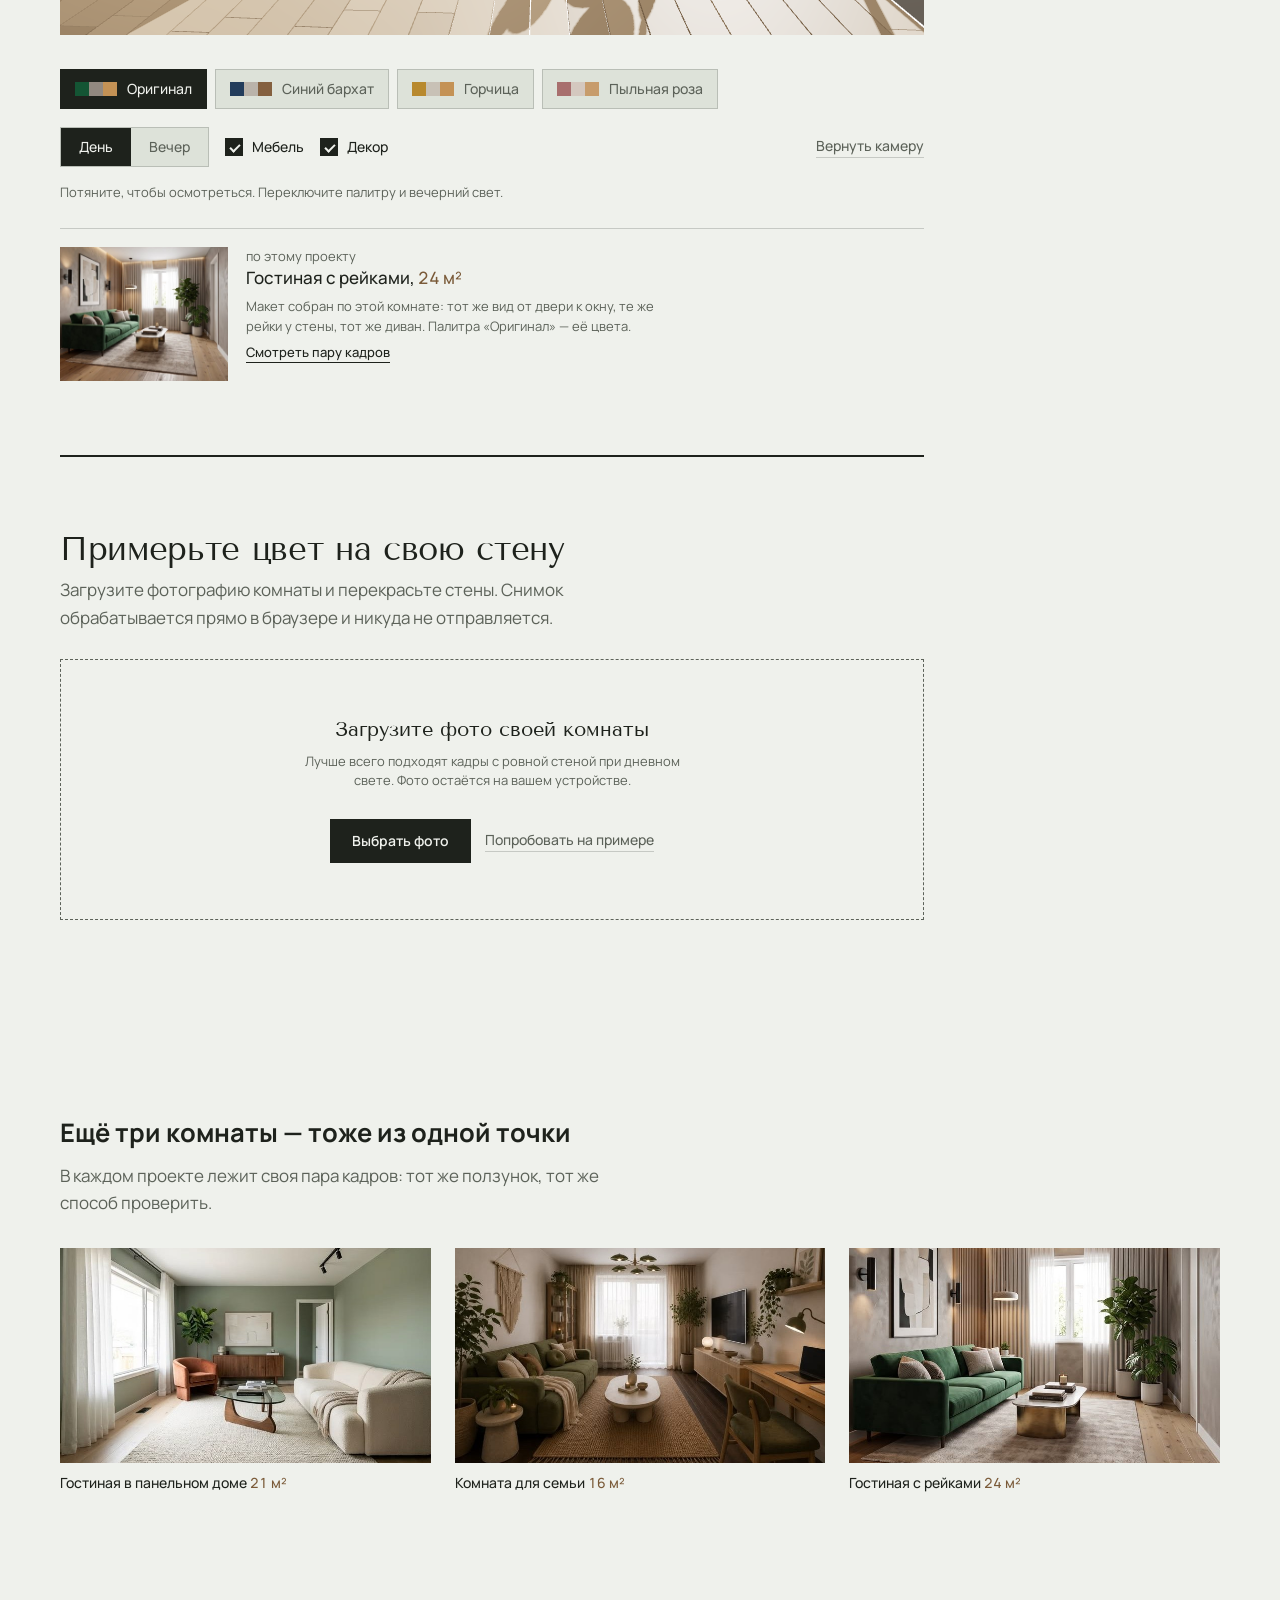
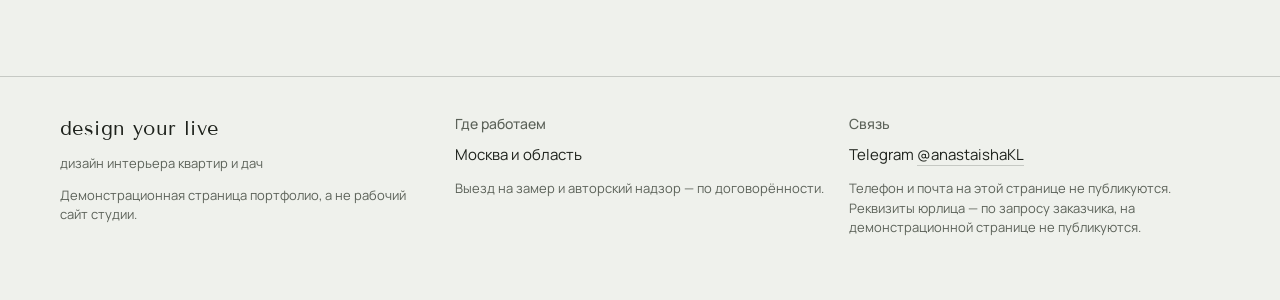
<file: design-your-live/index.html>
<!doctype html>
<html lang="ru">
<head>
<meta charset="utf-8">
<meta name="viewport" content="width=device-width, initial-scale=1">
<title>Design your live — дизайн интерьера: комната та же, живётся иначе</title>
<meta name="description" content="Дизайн интерьера квартир. Одна и та же гостиная до и после ремонта — потяните ползунок и сравните сами. Демонстрационная страница портфолио.">
<link rel="icon" href="data:,">
<link rel="preconnect" href="https://fonts.googleapis.com">
<link rel="preconnect" href="https://fonts.gstatic.com" crossorigin>
<link href="https://fonts.googleapis.com/css2?family=Manrope:wght@400;500;600&family=Tenor+Sans&display=swap" rel="stylesheet">
<link rel="stylesheet" href="styles/main.css">
</head>
<body>

<a class="skip-link" href="#main">Перейти к содержимому</a>

<header>
  <div class="wrap head">
    <a class="mark" href="index.html">design your live<span>дизайн интерьера</span></a>
    <nav class="primary" aria-label="Основная">
      <a href="projects.html">проекты</a>
      <a href="services.html">услуги</a>
      <a href="about.html">о дизайнере</a>
    </nav>
    <button type="button" class="btn" data-chat-open>Написать дизайнеру</button>
  </div>
</header>

<main class="wrap home" id="main">
  <div class="top">
    <h1 class="hero-h">Комната та же.<br>Живётся иначе.</h1>
    <div class="lead">
      <p>Design your live — дизайн интерьера квартир. Слева и справа одна и та же гостиная: до ремонта и после. Точка съёмки не менялась — потяните ползунок и сравните сами.</p>
      <div class="acts">
        <button type="button" class="btn" data-chat-open data-hero-cta>Написать дизайнеру</button>
        <a class="txt" href="projects.html">Смотреть проекты</a>
      </div>
    </div>
  </div>

  <figure class="hero-compare" data-compare="hero">
    <div class="block">
      <div class="frame frame--hero">
        <picture>
          <source media="(max-width:600px)" srcset="assets/img/g1-posle-m.jpg">
          <img draggable="false" src="assets/img/g1-posle.jpg" alt="Гостиная после ремонта: угловой диван, джутовый ковёр, зеркало в арочной раме, комод под телевизор">
        </picture>
        <picture>
          <source media="(max-width:600px)" srcset="assets/img/g1-do-m.jpg">
          <img draggable="false" class="before" src="assets/img/g1-do.jpg" alt="Та же гостиная до ремонта: голые стены, ковролин, диван и низкий столик">
        </picture>
        <input type="range" class="range" min="0" max="100" step="1" value="54" aria-label="Сравнение до и после">
        <div class="handle" aria-hidden="true"><i></i><i></i><i></i></div>
      </div>
      <div class="labels" aria-hidden="true"><span>было</span><span>стало</span></div>
      <div class="seam" aria-hidden="true"></div>
    </div>
    <figcaption class="capmeta">
      <span class="obj">Гостиная, <b>18 м²</b></span>
      <span class="note">Фотографии реальные, метраж указан условно.</span>
    </figcaption>
  </figure>

  <section class="podbor" id="podbor">
    <div>

      <!-- ── БЛОК 1: 3D-макет ─────────────────────────── -->
      <h2 class="h2">Комната, которой ещё нет</h2>
      <p class="sub">К каждому проекту прилагается 3D-макет. Планировку, свет и цвета видно
        до того, как куплены материалы — а не после.</p>

      <div class="room" id="room">
        <canvas id="scene" aria-label="Интерактивный 3D-макет гостиной. Потяните, чтобы осмотреться."></canvas>
        <div class="draft" id="draft">
          <svg class="plan plan--wide" viewBox="0 0 924 578" preserveAspectRatio="xMidYMid meet" role="img"
               aria-label="План комнаты: 4,6 на 5,2 метра, 24 квадратных метра, потолок 2,7 метра">
            <!-- стены -->
            <rect x="120" y="70" width="405" height="458" fill="none" stroke="#1E221C" stroke-width="1.6"/>
            <!-- окно на дальней стене -->
            <g stroke="#1E221C" stroke-width="1.4">
              <line x1="196" y1="70" x2="336" y2="70"/>
              <line x1="196" y1="63" x2="336" y2="63"/>
            </g>
            <!-- дверной проём справа: разрыв стены и створка -->
            <line x1="525" y1="100" x2="525" y2="182" stroke="#EFF1EC" stroke-width="5"/>
            <g fill="none" stroke="#1E221C" stroke-width="1">
              <path d="M525 182 a82 82 0 0 0 -82 -82"/>
              <line x1="525" y1="100" x2="443" y2="100"/>
            </g>
            <!-- рейки на дальней стене -->
            <g stroke="#5C6259" stroke-width="1" opacity=".6">
              <line x1="132" y1="70" x2="132" y2="80"/><line x1="140" y1="70" x2="140" y2="80"/>
              <line x1="148" y1="70" x2="148" y2="80"/><line x1="156" y1="70" x2="156" y2="80"/>
              <line x1="164" y1="70" x2="164" y2="80"/><line x1="172" y1="70" x2="172" y2="80"/>
              <line x1="180" y1="70" x2="180" y2="80"/>
            </g>
            <!-- зеркало на левой стене -->
            <line x1="120" y1="104" x2="120" y2="158" stroke="#1E221C" stroke-width="4"/>
            <!-- диван -->
            <g fill="none" stroke="#1E221C" stroke-width="1.1">
              <rect x="128" y="186" width="62" height="212"/>
              <line x1="142" y1="186" x2="142" y2="398"/>
            </g>
            <!-- ковёр -->
            <rect x="212" y="204" width="218" height="246" fill="none" stroke="#5C6259" stroke-width="1" stroke-dasharray="5 4"/>
            <!-- стол -->
            <circle cx="321" cy="327" r="42" fill="none" stroke="#1E221C" stroke-width="1.1"/>
            <!-- растения -->
            <circle cx="470" cy="330" r="25" fill="none" stroke="#1E221C" stroke-width="1.1"/>
            <circle cx="478" cy="394" r="17" fill="none" stroke="#1E221C" stroke-width="1.1"/>
            <!-- светильник над столом -->
            <g stroke="#5C6259" stroke-width="1" opacity=".7">
              <line x1="303" y1="309" x2="339" y2="345"/><line x1="339" y1="309" x2="303" y2="345"/>
            </g>
            <!-- размер по ширине -->
            <g stroke="#5C6259" stroke-width="1">
              <line x1="120" y1="38" x2="525" y2="38"/>
              <line x1="120" y1="31" x2="120" y2="45"/><line x1="525" y1="31" x2="525" y2="45"/>
            </g>
            <rect x="288" y="26" width="70" height="24" fill="#EFF1EC"/>
            <text x="323" y="45" class="dim" text-anchor="middle">4,6 м</text>
            <!-- размер по глубине -->
            <g stroke="#5C6259" stroke-width="1">
              <line x1="78" y1="70" x2="78" y2="528"/>
              <line x1="71" y1="70" x2="85" y2="70"/><line x1="71" y1="528" x2="85" y2="528"/>
            </g>
            <rect x="44" y="287" width="70" height="24" fill="#EFF1EC"/>
            <text x="79" y="306" class="dim" text-anchor="middle">5,2 м</text>
            <!-- штамп -->
            <g stroke="#1E221C" stroke-width="1" fill="none">
              <rect x="612" y="286" width="292" height="242"/>
              <line x1="612" y1="330" x2="904" y2="330"/>
              <line x1="612" y1="382" x2="904" y2="382"/>
              <line x1="612" y1="434" x2="904" y2="434"/>
              <line x1="612" y1="486" x2="904" y2="486"/>
            </g>
            <text x="628" y="316" class="stmp">Гостиная с рейками, план</text>
            <text x="628" y="368" class="stmpk">размеры</text>
            <text x="888" y="368" class="dim" text-anchor="end">4,6 × 5,2 м</text>
            <text x="628" y="420" class="stmpk">площадь</text>
            <text x="888" y="420" class="dim" text-anchor="end">24 м²</text>
            <text x="628" y="472" class="stmpk">потолок</text>
            <text x="888" y="472" class="dim" text-anchor="end">2,7 м</text>
            <text x="628" y="512" class="stmpk">схема, не рабочий чертёж</text>
          </svg>
          <svg class="plan plan--narrow" viewBox="30 14 566 546" preserveAspectRatio="xMidYMid meet" role="img"
               aria-label="План комнаты: 4,6 на 5,2 метра">
            <!-- стены -->
            <rect x="120" y="70" width="405" height="458" fill="none" stroke="#1E221C" stroke-width="1.6"/>
            <!-- окно на дальней стене -->
            <g stroke="#1E221C" stroke-width="1.4">
              <line x1="196" y1="70" x2="336" y2="70"/>
              <line x1="196" y1="63" x2="336" y2="63"/>
            </g>
            <!-- дверной проём справа: разрыв стены и створка -->
            <line x1="525" y1="100" x2="525" y2="182" stroke="#EFF1EC" stroke-width="5"/>
            <g fill="none" stroke="#1E221C" stroke-width="1">
              <path d="M525 182 a82 82 0 0 0 -82 -82"/>
              <line x1="525" y1="100" x2="443" y2="100"/>
            </g>
            <!-- рейки на дальней стене -->
            <g stroke="#5C6259" stroke-width="1" opacity=".6">
              <line x1="132" y1="70" x2="132" y2="80"/><line x1="140" y1="70" x2="140" y2="80"/>
              <line x1="148" y1="70" x2="148" y2="80"/><line x1="156" y1="70" x2="156" y2="80"/>
              <line x1="164" y1="70" x2="164" y2="80"/><line x1="172" y1="70" x2="172" y2="80"/>
              <line x1="180" y1="70" x2="180" y2="80"/>
            </g>
            <!-- зеркало на левой стене -->
            <line x1="120" y1="104" x2="120" y2="158" stroke="#1E221C" stroke-width="4"/>
            <!-- диван -->
            <g fill="none" stroke="#1E221C" stroke-width="1.1">
              <rect x="128" y="186" width="62" height="212"/>
              <line x1="142" y1="186" x2="142" y2="398"/>
            </g>
            <!-- ковёр -->
            <rect x="212" y="204" width="218" height="246" fill="none" stroke="#5C6259" stroke-width="1" stroke-dasharray="5 4"/>
            <!-- стол -->
            <circle cx="321" cy="327" r="42" fill="none" stroke="#1E221C" stroke-width="1.1"/>
            <!-- растения -->
            <circle cx="470" cy="330" r="25" fill="none" stroke="#1E221C" stroke-width="1.1"/>
            <circle cx="478" cy="394" r="17" fill="none" stroke="#1E221C" stroke-width="1.1"/>
            <!-- светильник над столом -->
            <g stroke="#5C6259" stroke-width="1" opacity=".7">
              <line x1="303" y1="309" x2="339" y2="345"/><line x1="339" y1="309" x2="303" y2="345"/>
            </g>
            <!-- размер по ширине -->
            <g stroke="#5C6259" stroke-width="1">
              <line x1="120" y1="38" x2="525" y2="38"/>
              <line x1="120" y1="31" x2="120" y2="45"/><line x1="525" y1="31" x2="525" y2="45"/>
            </g>
            <rect x="288" y="26" width="70" height="24" fill="#EFF1EC"/>
            <text x="323" y="45" class="dim" text-anchor="middle">4,6 м</text>
            <!-- размер по глубине -->
            <g stroke="#5C6259" stroke-width="1">
              <line x1="78" y1="70" x2="78" y2="528"/>
              <line x1="71" y1="70" x2="85" y2="70"/><line x1="71" y1="528" x2="85" y2="528"/>
            </g>
            <rect x="44" y="287" width="70" height="24" fill="#EFF1EC"/>
            <text x="79" y="306" class="dim" text-anchor="middle">5,2 м</text>
            <text x="120" y="551" class="stmpk">гостиная с рейками, 24 м², потолок 2,7 м</text>
          </svg>
          <p class="draftnote" id="draftnote">Чертёж этой комнаты. Сейчас она соберётся в объём.</p>
        </div>
      </div>

      <div class="bar" style="padding-top:34px">
        <!-- кнопки палитр стоят в разметке сразу, а не создаются скриптом сцены:
             иначе в момент подмены чертежа сценой блок подпрыгивает на высоту этой полосы -->
        <div class="schemes" id="schemes" role="group" aria-label="Цветовые схемы">
          <button type="button" class="scheme" aria-pressed="true"><span class="dots"><i style="background:#145534"></i><i style="background:#928980"></i><i style="background:#c49255"></i></span>Оригинал</button>
          <button type="button" class="scheme" aria-pressed="false"><span class="dots"><i style="background:#233d5c"></i><i style="background:#bab3aa"></i><i style="background:#84603f"></i></span>Синий бархат</button>
          <button type="button" class="scheme" aria-pressed="false"><span class="dots"><i style="background:#b8892e"></i><i style="background:#c8c1b6"></i><i style="background:#c49255"></i></span>Горчица</button>
          <button type="button" class="scheme" aria-pressed="false"><span class="dots"><i style="background:#a86f6e"></i><i style="background:#d4c8bf"></i><i style="background:#c79c6c"></i></span>Пыльная роза</button>
        </div>
      </div>
      <div class="bar">
        <div class="toggle" role="group" aria-label="Время суток">
          <button type="button" class="tbtn" data-mode="day" aria-pressed="true">День</button>
          <button type="button" class="tbtn" data-mode="evening" aria-pressed="false">Вечер</button>
        </div>
        <label class="chk"><input type="checkbox" id="furn" checked> Мебель</label>
        <label class="chk"><input type="checkbox" id="decor" checked> Декор</label>
        <button class="reset" id="reset" type="button">Вернуть камеру</button>
      </div>
      <p class="hintline" id="hintline">Потяните, чтобы осмотреться. Переключите палитру и вечерний свет.</p>

      <!-- связка макета с парой gostinaya-4, из которой он собран -->
      <div class="byproj">
        <img src="assets/img/g4-posle.jpg" alt="Гостиная с рейками после ремонта: изумрудный диван, рейки на стене, латунный столик">
        <div>
          <p class="k">по этому проекту</p>
          <b>Гостиная с рейками, <i>24 м²</i></b>
          <p>Макет собран по этой комнате: тот же вид от двери к окну, те же рейки у стены,
            тот же диван. Палитра «Оригинал» — её цвета.</p>
          <a href="projects.html#gostinaya-4">Смотреть пару кадров</a>
        </div>
      </div>

      <div class="chalk"></div>

      <!-- ── БЛОК 2: перекраска фото ──────────────────── -->
      <h2 class="h2" id="foto">Примерьте цвет на свою стену</h2>
      <p class="sub">Загрузите фотографию комнаты и перекрасьте стены. Снимок обрабатывается
        прямо в браузере и никуда не отправляется.</p>

      <div id="app">
        <div class="drop" id="drop">
          <p>Загрузите фото своей комнаты</p>
          <small>Лучше всего подходят кадры с ровной стеной при дневном свете. Фото остаётся на вашем устройстве.</small>
          <small class="err" id="loadErr"></small>
          <div style="display:flex;gap:14px;flex-wrap:wrap;justify-content:center;align-items:center;margin-top:8px">
            <button class="toolbtn primary" type="button" id="pick">Выбрать фото</button>
            <input id="file" type="file" accept="image/*" style="position:absolute;width:1px;height:1px;opacity:0;overflow:hidden">
            <button class="toolbtn link" type="button" id="sample">Попробовать на примере</button>
          </div>
        </div>

        <div id="editor" style="display:none">
          <div class="stage"><canvas id="view" aria-label="Фото комнаты с перекрашенными стенами"></canvas></div>
          <p class="samplenote" id="samplenote" style="display:none">Пример — кадр «до» из проекта Анны, он же лежит в «Проектах».</p>

          <div class="row">
            <div class="seg" role="group" aria-label="Инструмент">
              <button class="toolbtn" type="button" data-tool="fill" aria-pressed="true">Выбрать стену</button>
              <button class="toolbtn" type="button" data-tool="add" aria-pressed="false">Кисть +</button>
              <button class="toolbtn" type="button" data-tool="erase" aria-pressed="false">Ластик</button>
            </div>
            <label class="toolrange">Чувствительность <input type="range" id="tol" min="15" max="110" value="50" step="1"></label>
            <label class="toolrange">Кисть <input type="range" id="brush" min="6" max="80" value="28" step="1"></label>
            <button class="toolbtn link" type="button" id="clear">Сбросить выделение</button>
          </div>

          <div class="row">
            <div class="swatches" id="swatches" role="group" aria-label="Цвета стен"></div>
            <label class="customcolor">Свой цвет <input type="color" id="custom" value="#928980"></label>
          </div>
          <p class="picked" id="picked"><i style="background:#928980"></i><span>Тёплый серый</span> <b>#928980</b></p>

          <div class="row">
            <button class="toolbtn" type="button" id="hold">Показать оригинал (удерживайте)</button>
            <button class="toolbtn" type="button" id="download">Скачать результат</button>
            <button class="toolbtn link" type="button" id="another">Другое фото</button>
          </div>
          <p class="tool-hint" id="hint">Тапните по стене — она перекрасится в выбранный цвет. Тапайте ещё, чтобы добавить другие стены.</p>
        </div>
      </div>
    </div>

    <!-- ── ЛИСТ ПОДБОРА ─────────────────────────────── -->
    <aside class="sheet-col">
      <div class="sheet">
        <h3>Лист подбора</h3>
        <p class="sheet-sub">Заполняется, пока вы выбираете.</p>
        <dl>
          <div class="line"><dt>Палитра макета</dt><span class="fill"></span><dd id="v-scheme">Оригинал</dd></div>
          <div class="line"><dt>Свет</dt><span class="fill"></span><dd id="v-light">День</dd></div>
          <div class="line"><dt>Цвет стены</dt><span class="fill"></span><dd id="v-color" class="empty">—</dd></div>
          <div class="line"><dt>Фото</dt><span class="fill"></span><dd id="v-photo" class="empty">—</dd></div>
        </dl>
        <a class="want" id="want" href="https://t.me/anastaishaKL" target="_blank" rel="noopener">Хочу такой</a>
        <p class="sheet-note">Откроется переписка в Telegram с вашим выбором: палитра макета,
          свет и цвет стены. Фотография остаётся у вас — если захотите, пришлёте её сами.</p>
      </div>
    </aside>
  </section>

  <section class="more">
    <h2>Ещё три комнаты — тоже из одной точки</h2>
    <p class="sub">В каждом проекте лежит своя пара кадров: тот же ползунок, тот же способ проверить.</p>
    <div class="thumbs">
      <a href="projects.html">
        <img src="assets/img/g2-posle.jpg" alt="Светлая гостиная с оливковыми стенами и терракотовым креслом после ремонта">
        <p>Гостиная в панельном доме <em>21 м²</em></p>
      </a>
      <a href="projects.html">
        <img src="assets/img/g3-posle.jpg" alt="Гостиная с диваном и деревянными стеллажами после ремонта">
        <p>Комната для семьи <em>16 м²</em></p>
      </a>
      <a href="projects.html">
        <img src="assets/img/g4-posle.jpg" alt="Гостиная с изумрудным диваном, рейками на стене и латунным столиком после ремонта">
        <p>Гостиная с рейками <em>24 м²</em></p>
      </a>
    </div>
  </section>
</main>

<footer>
  <div class="wrap">
    <div>
      <p><span class="wordmark mark">design your live</span></p>
      <p class="note">дизайн интерьера квартир и дач</p>
      <p class="note">Демонстрационная страница портфолио, а не рабочий сайт студии.</p>
    </div>
    <div>
      <p class="f-h">Где работаем</p>
      <p>Москва и область</p>
      <p class="note">Выезд на замер и авторский надзор — по договорённости.</p>
    </div>
    <div>
      <p class="f-h">Связь</p>
      <p>Telegram <a href="https://t.me/anastaishaKL" rel="noopener">@anastaishaKL</a></p>
      <p class="note">Телефон и почта на этой странице не публикуются. Реквизиты юрлица — по запросу заказчика, на демонстрационной странице не публикуются.</p>
    </div>
  </div>
</footer>

<button type="button" class="hail" data-hail data-chat-open aria-haspopup="dialog">Написать дизайнеру</button>

<aside class="chat" data-chat role="dialog" aria-label="Разговор с дизайнером" hidden>
  <div class="chat-head">
    <h2>Разговор с дизайнером</h2>
    <p>Анна Ковалёва, Design your live</p>
    <button type="button" class="chat-x" data-chat-close aria-label="Закрыть окно"></button>
  </div>
  <div class="thread" data-thread>
    <p class="msg them">Здравствуйте! Расскажите, что за комната, какой метраж и что в ней мешает жить. Можно прислать фотографию — так понятнее.</p>
    <p class="sys">разговор идёт в Telegram</p>
  </div>
  <div class="chips">
    <button type="button" class="chip" data-chip>Комната</button>
    <button type="button" class="chip" data-chip>Кухня</button>
    <button type="button" class="chip" data-chip>Не знаю, с чего начать</button>
  </div>
  <div class="chat-foot">
    <div class="field">
      <label class="visually-hidden" for="chatField">Опишите задачу</label>
      <textarea id="chatField" data-field rows="1" placeholder="Опишите задачу"></textarea>
      <button type="button" data-send>Открыть Telegram</button>
    </div>
    <p class="disclaimer">Кнопка откроет Telegram <b>@anastaishaKL</b> с этим текстом. Отправите его сами, из своего аккаунта — на сайте сообщение не сохраняется и никуда не уходит.</p>
  </div>
</aside>

<script src="scripts/main.js"></script>
</body>
</html>
</file>
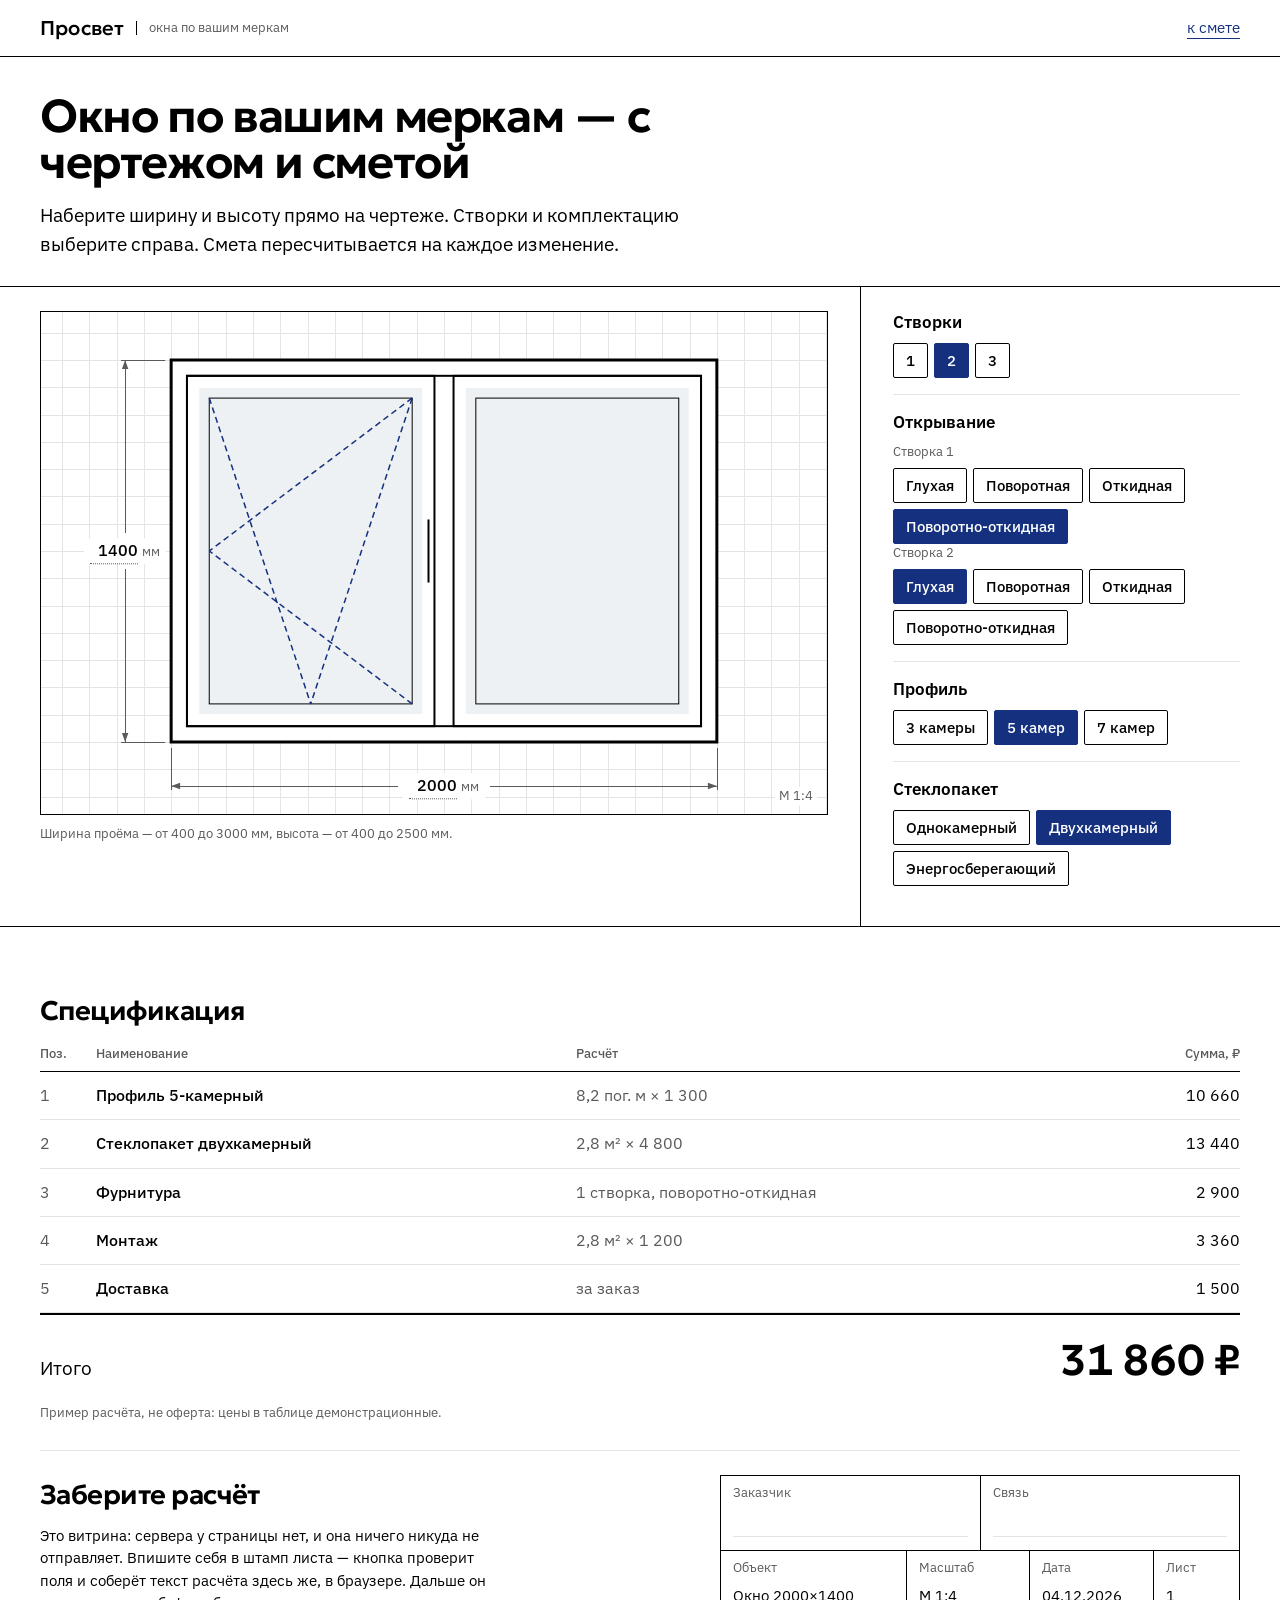
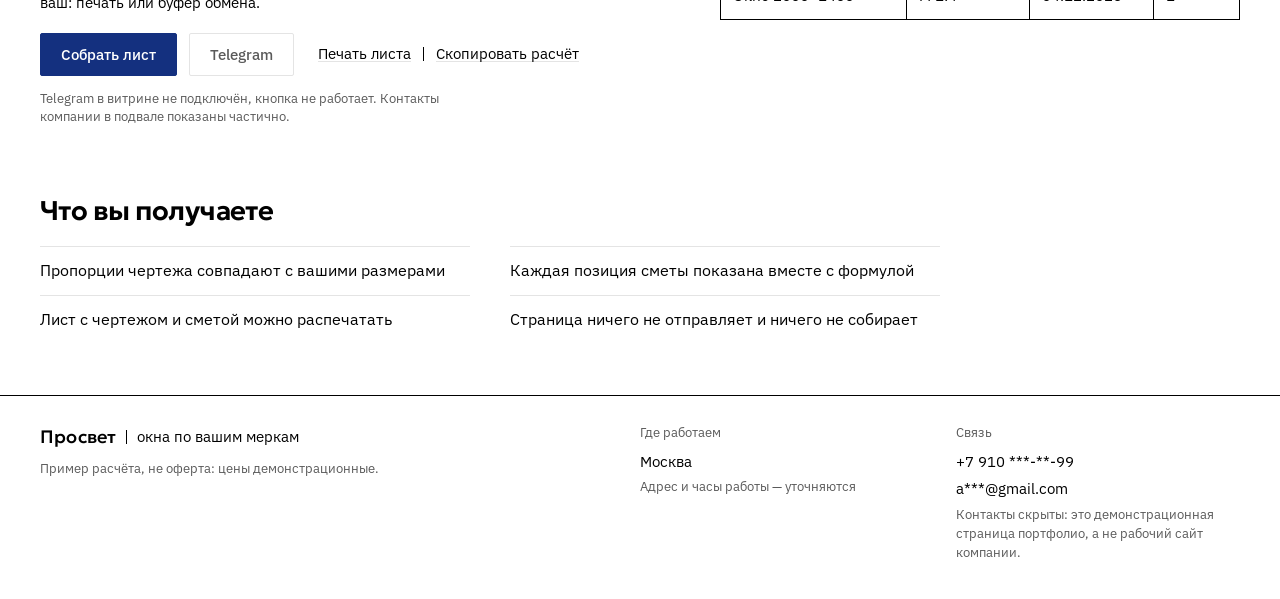
<file: prosvet/index.html>
<!DOCTYPE html>
<html lang="ru">
<head>
<meta charset="UTF-8">
<meta name="viewport" content="width=device-width, initial-scale=1">
<title>Просвет — конструктор окон: чертёж и смета по вашим размерам</title>
<meta name="description" content="Соберите окно по своим меркам: живой чертёж с честным масштабом и смета с разбивкой по позициям. Демонстрационная страница портфолио, цены — пример расчёта.">
<link rel="icon" href="data:,">
<link rel="preconnect" href="https://fonts.googleapis.com">
<link rel="preconnect" href="https://fonts.gstatic.com" crossorigin>
<link href="https://fonts.googleapis.com/css2?family=Geologica:wght@500;600&family=IBM+Plex+Mono:wght@400&family=IBM+Plex+Sans:wght@400;500;600&display=swap" rel="stylesheet">
<link rel="stylesheet" href="styles/main.css">
</head>
<body>

<a class="skip-link" href="#build">Перейти к конструктору</a>

<header class="head">
  <div class="wrap">
    <span class="wordmark">Просвет</span>
    <span class="rule" aria-hidden="true"></span>
    <span class="sub">окна по вашим меркам</span>
    <a href="#spec">к смете</a>
  </div>
</header>

<main id="build">
  <section class="intro wrap">
    <h1>Окно по вашим меркам — с чертежом и сметой</h1>
    <p class="lead">Наберите ширину и высоту прямо на чертеже. Створки и комплектацию выберите
      <span class="w-wide">справа</span><span class="w-narrow">ниже</span>. Смета пересчитывается на каждое изменение.</p>
  </section>

  <section class="build wrap" aria-label="Конструктор окна">
    <div class="sheet-col">
      <div class="sheet" id="sheet">
        <svg id="draw" role="img" aria-label="Чертёж окна"></svg>
        <span class="dim dim-w" id="dimW">
          <label class="visually-hidden" for="inW">Ширина проёма, мм</label>
          <input id="inW" value="2000" aria-label="Ширина проёма, мм" inputmode="numeric" autocomplete="off">
          <span class="mm">мм</span>
        </span>
        <span class="dim dim-h" id="dimH">
          <label class="visually-hidden" for="inH">Высота проёма, мм</label>
          <input id="inH" value="1400" aria-label="Высота проёма, мм" inputmode="numeric" autocomplete="off">
          <span class="mm">мм</span>
        </span>
        <span class="scale num" id="scale">М 1:12</span>
      </div>
      <p class="hint" id="hint">Ширина проёма — от 400 до 3000 мм, высота — от 400 до 2500 мм.</p>
    </div>

    <aside class="panel">
      <div class="group g-sash">
        <h3>Створки</h3>
        <div class="opts" id="optsN" role="group" aria-label="Количество створок">
          <button type="button" class="opt" data-value="1" aria-pressed="false">1</button>
          <button type="button" class="opt" data-value="2" aria-pressed="true">2</button>
          <button type="button" class="opt" data-value="3" aria-pressed="false">3</button>
        </div>
      </div>

      <div class="group g-open" id="openGroup">
        <h3>Открывание</h3>
      </div>

      <div class="group g-prof">
        <h3>Профиль</h3>
        <div class="opts" id="optsProfile" role="group" aria-label="Профиль">
          <button type="button" class="opt" data-value="3" aria-pressed="false">3 камеры</button>
          <button type="button" class="opt" data-value="5" aria-pressed="true">5 камер</button>
          <button type="button" class="opt" data-value="7" aria-pressed="false">7 камер</button>
        </div>
      </div>

      <div class="group g-glass">
        <h3>Стеклопакет</h3>
        <div class="opts" id="optsGlass" role="group" aria-label="Стеклопакет">
          <button type="button" class="opt" data-value="single" aria-pressed="false">Однокамерный</button>
          <button type="button" class="opt" data-value="double" aria-pressed="true">Двухкамерный</button>
          <button type="button" class="opt" data-value="energy" aria-pressed="false">Энергосберегающий</button>
        </div>
      </div>
    </aside>
  </section>

  <section class="spec wrap" id="spec">
    <h2>Спецификация</h2>
    <table>
      <thead>
        <tr>
          <th class="c-pos">Поз.</th>
          <th class="c-name">Наименование</th>
          <th class="c-calc">Расчёт</th>
          <th class="c-sum">Сумма, ₽</th>
        </tr>
      </thead>
      <tbody id="specBody"></tbody>
    </table>
    <div class="total">
      <span class="lbl">Итого</span>
      <span class="total-sum num" id="totalSum">0 ₽</span>
    </div>
    <p class="note note-total">Пример расчёта, не оферта: цены в таблице демонстрационные.</p>

    <div class="order" id="order">
      <div class="order-text">
        <h2>Заберите расчёт</h2>
        <p class="lead-sm">Это витрина: сервера у страницы нет, и она ничего никуда не отправляет.
          Впишите себя в штамп листа — кнопка проверит поля и соберёт текст расчёта здесь же, в браузере.
          Дальше он ваш: печать или буфер обмена.</p>
        <div class="order-actions">
          <button type="button" class="btn btn-primary" id="collect">Собрать лист</button>
          <span class="btn btn-off" aria-disabled="true">Telegram</span>
          <span class="minor">
            <button type="button" class="lnk" id="printBtn">Печать листа</button>
            <span class="rule" aria-hidden="true"></span>
            <button type="button" class="lnk" id="copyCalcBtn">Скопировать расчёт</button>
          </span>
        </div>
        <p class="note order-note">Telegram в витрине не подключён, кнопка не работает. Контакты компании в подвале показаны частично.</p>
      </div>

      <form class="tb" id="tb" novalidate>
        <div class="tb-row">
          <div class="cell" id="cellName">
            <label class="k" for="fName">Заказчик</label>
            <input id="fName" name="name" autocomplete="name">
            <p class="err-msg">Впишите имя — оно попадёт в штамп листа</p>
          </div>
          <div class="cell" id="cellLink">
            <label class="k" for="fLink">Связь</label>
            <input id="fLink" name="link" autocomplete="off">
            <p class="err-msg">Телефон или почта — попадут в текст расчёта</p>
          </div>
        </div>
        <div class="tb-row tb-meta">
          <div class="cell"><span class="k">Объект</span><span class="v num" id="tbObject">Окно 2000×1400</span></div>
          <div class="cell"><span class="k">Масштаб</span><span class="v num" id="tbScale">М 1:12</span></div>
          <div class="cell"><span class="k">Дата</span><span class="v num" id="tbDate">—</span></div>
          <div class="cell"><span class="k">Лист</span><span class="v num">1</span></div>
        </div>
      </form>

      <div class="receipt" id="receipt">
        <h3>Лист собран. Ничего не отправлено.</h3>
        <pre id="receiptText"></pre>
        <span class="minor"><button type="button" class="lnk" id="copyReceiptBtn">Скопировать текст</button></span>
      </div>
    </div>
  </section>

  <section class="promise wrap" id="promise">
    <h2>Что вы получаете</h2>
    <ul>
      <li>Пропорции чертежа совпадают с вашими размерами</li>
      <li>Каждая позиция сметы показана вместе с формулой</li>
      <li>Лист с чертежом и сметой можно распечатать</li>
      <li>Страница ничего не отправляет и ничего не собирает</li>
    </ul>
  </section>
</main>

<footer id="contacts">
  <div class="wrap">
    <div class="f-col f-brand">
      <p class="f-line"><span class="wordmark">Просвет</span><span class="rule" aria-hidden="true"></span><span>окна по вашим меркам</span></p>
      <p class="note">Пример расчёта, не оферта: цены демонстрационные.</p>
    </div>
    <div class="f-col">
      <p class="f-h">Где работаем</p>
      <p>Москва</p>
      <p class="note">Адрес и часы работы — уточняются</p>
    </div>
    <div class="f-col">
      <p class="f-h">Связь</p>
      <p class="num">+7 910 ***-**-99</p>
      <p>a***@gmail.com</p>
      <p class="note">Контакты скрыты: это демонстрационная страница портфолио, а не рабочий сайт компании.</p>
    </div>
  </div>
</footer>

<div class="sticky">
  <span class="lbl">Итого</span>
  <span class="sum num" id="stickySum">0 ₽</span>
  <a class="btn btn-primary" href="#order">Забрать расчёт</a>
</div>

<script src="data/pricing.js"></script>
<script src="scripts/main.js"></script>
</body>
</html>
</file>
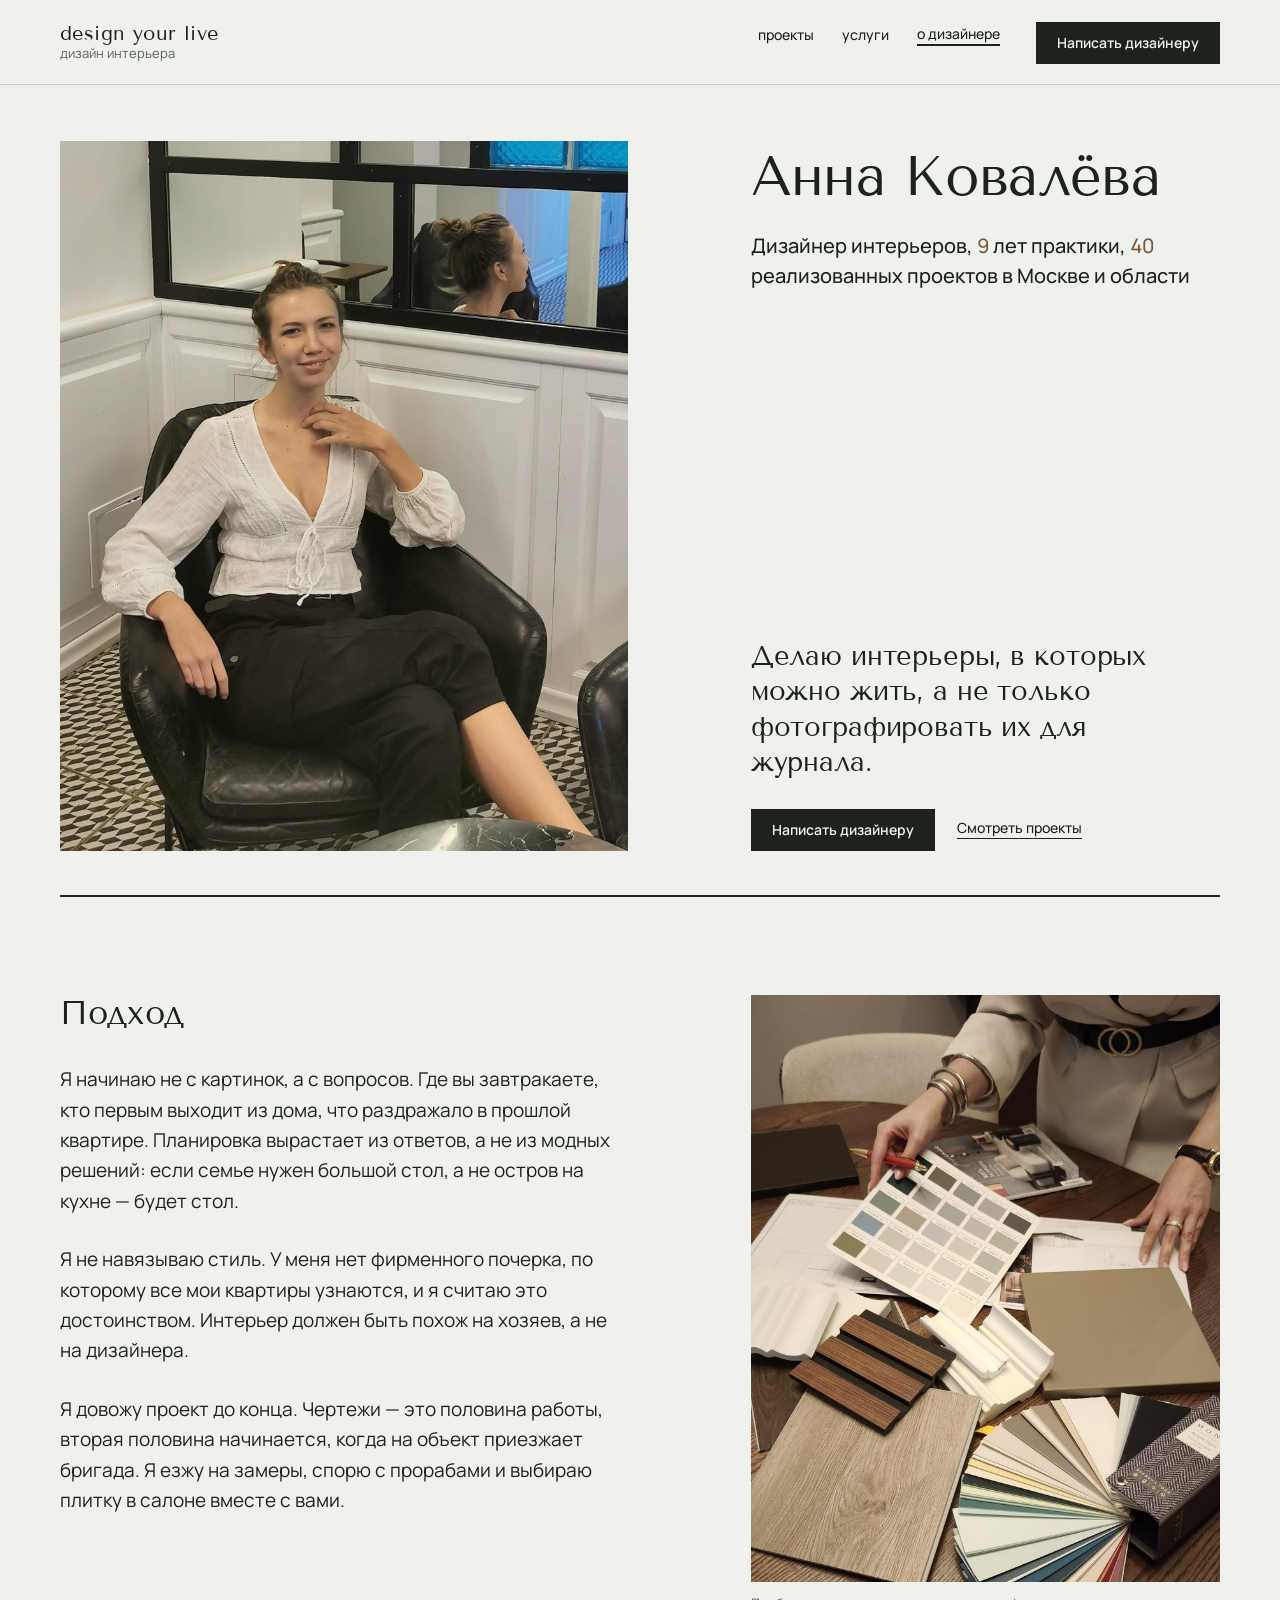
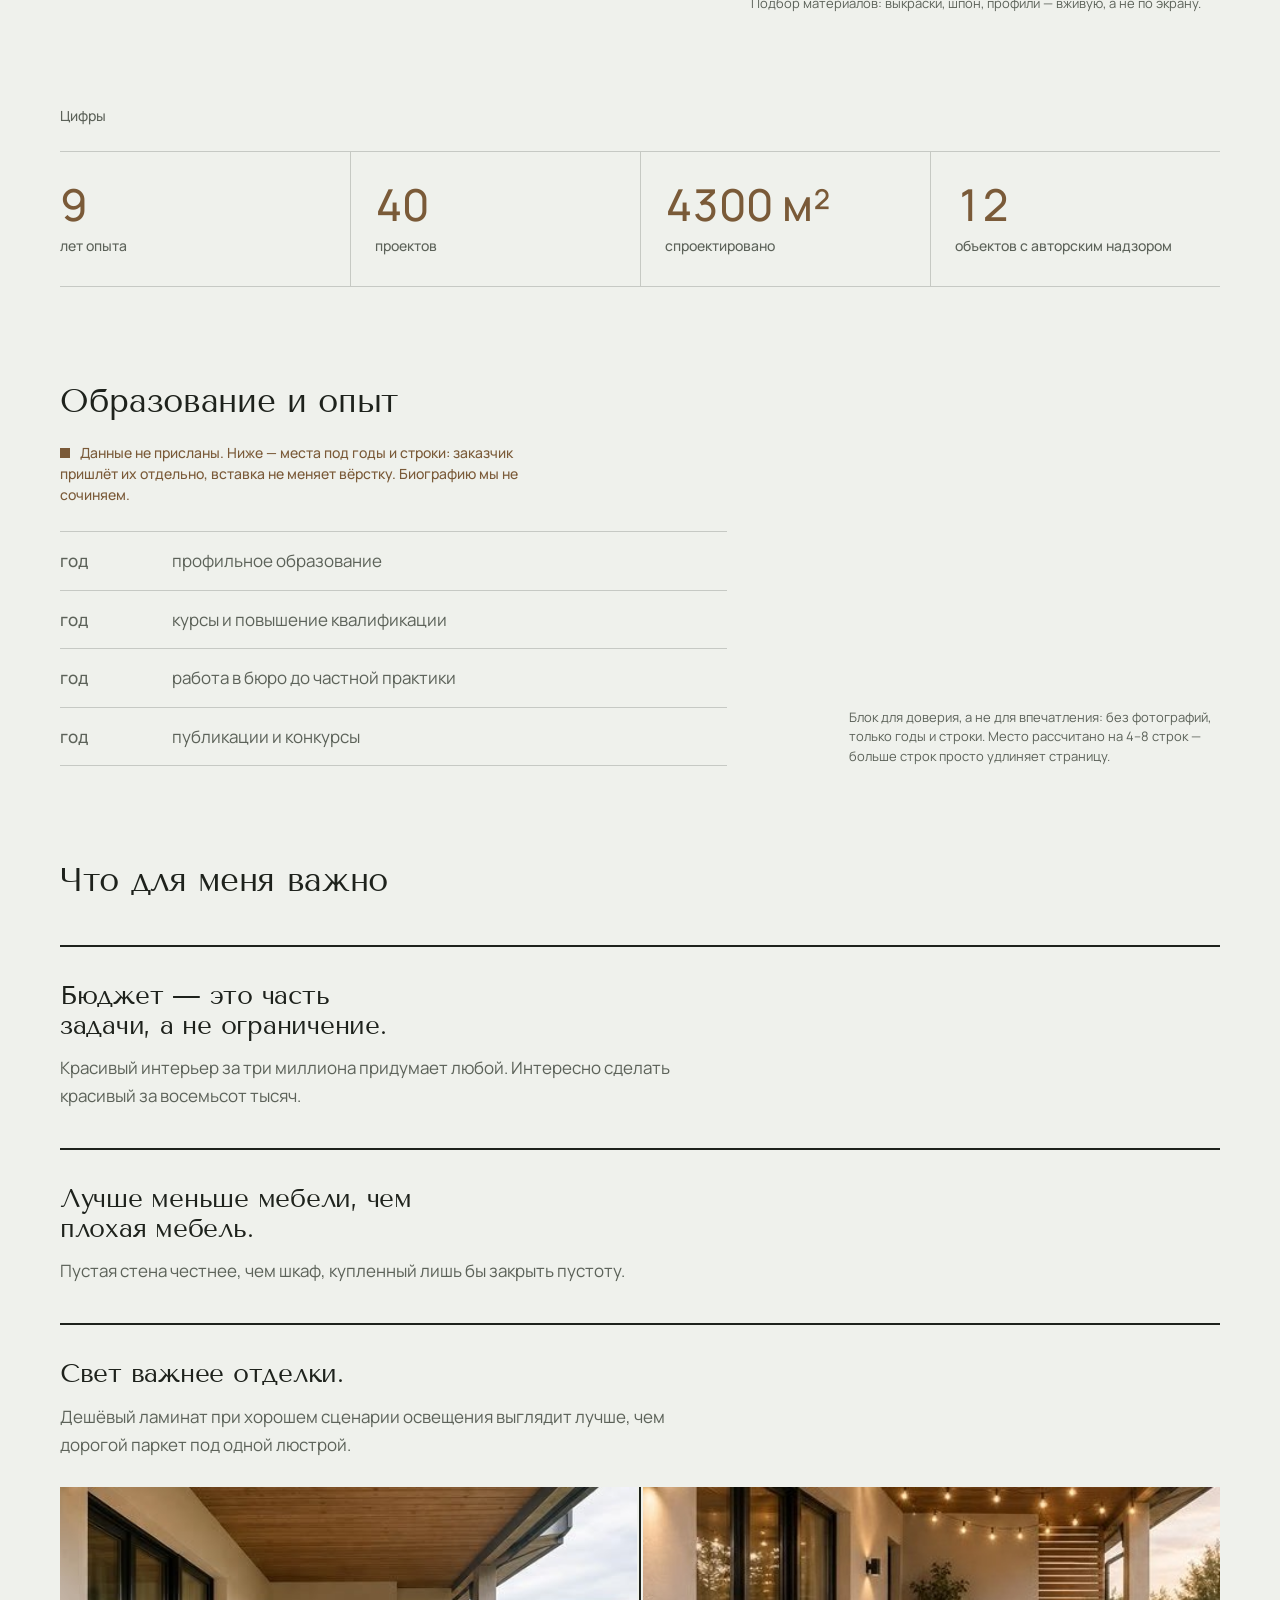
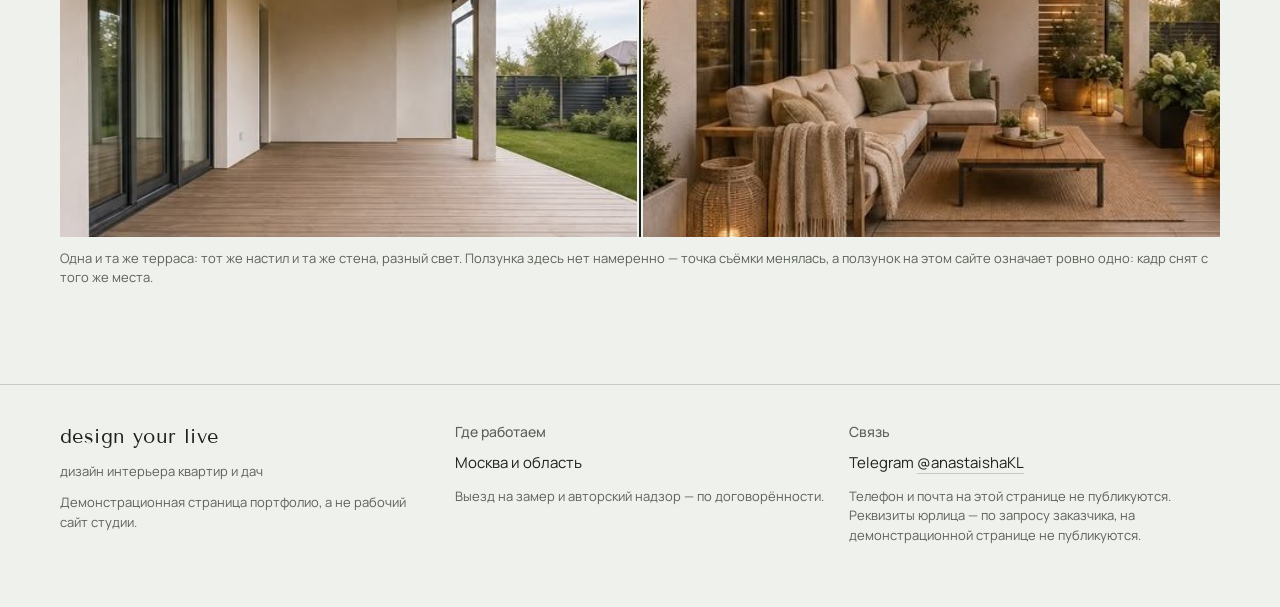
<file: design-your-live/about.html>
<!doctype html>
<html lang="ru">
<head>
<meta charset="utf-8">
<meta name="viewport" content="width=device-width, initial-scale=1">
<title>Анна Ковалёва — о дизайнере — design your live</title>
<meta name="description" content="Анна Ковалёва, дизайнер интерьеров: 9 лет практики, 40 реализованных проектов в Москве и области. Подход, цифры, образование, принципы.">
<link rel="icon" href="data:,">
<link rel="preconnect" href="https://fonts.googleapis.com">
<link rel="preconnect" href="https://fonts.gstatic.com" crossorigin>
<link href="https://fonts.googleapis.com/css2?family=Manrope:wght@400;500;600&family=Tenor+Sans&display=swap" rel="stylesheet">
<link rel="stylesheet" href="styles/main.css">
</head>
<body>

<a class="skip-link" href="#main">Перейти к содержимому</a>

<header>
  <div class="wrap head">
    <a class="mark" href="index.html">design your live<span>дизайн интерьера</span></a>
    <nav class="primary" aria-label="Основная">
      <a href="projects.html">проекты</a>
      <a href="services.html">услуги</a>
      <a href="about.html" aria-current="page">о дизайнере</a>
    </nav>
    <button type="button" class="btn" data-chat-open>Написать дизайнеру</button>
  </div>
</header>

<main class="wrap" id="main">

  <!-- Экран 1. Портрет и одна фраза -->
  <div class="hero">
    <figure class="portret">
      <img src="assets/img/about-portret.jpg" alt="Анна Ковалёва сидит в кожаном кресле у чёрной стеклянной перегородки в светлом интерьере">
    </figure>
    <div class="who">
      <h1>Анна Ковалёва</h1>
      <p class="role">Дизайнер интерьеров, <b>9</b> лет практики, <b>40</b> реализованных проектов в Москве и области</p>
      <p class="say">Делаю интерьеры, в которых можно жить, а не только фотографировать их для журнала.</p>
      <div class="acts">
        <button type="button" class="btn" data-chat-open data-hero-cta>Написать дизайнеру</button>
        <a class="txt" href="projects.html">Смотреть проекты</a>
      </div>
    </div>
    <div class="chalk" aria-hidden="true"></div>
  </div>

  <!-- Экран 2. Подход -->
  <section class="screen">
    <div class="approach">
      <div class="col">
        <h2 class="h2" style="margin-bottom:32px">Подход</h2>
        <p class="par">Я начинаю не с картинок, а с вопросов. Где вы завтракаете, кто первым выходит из дома, что раздражало в прошлой квартире. Планировка вырастает из ответов, а не из модных решений: если семье нужен большой стол, а не остров на кухне — будет стол.</p>
        <p class="par">Я не навязываю стиль. У меня нет фирменного почерка, по которому все мои квартиры узнаются, и я считаю это достоинством. Интерьер должен быть похож на хозяев, а не на дизайнера.</p>
        <p class="par">Я довожу проект до конца. Чертежи — это половина работы, вторая половина начинается, когда на объект приезжает бригада. Я езжу на замеры, спорю с прорабами и выбираю плитку в салоне вместе с вами.</p>
      </div>
      <figure>
        <img src="assets/img/about-obraztsy.jpg" alt="Руки над раскладкой образцов: веер выкрасов, палитра красок, образцы шпона и напольного покрытия на деревянном столе">
        <figcaption>Подбор материалов: выкраски, шпон, профили — вживую, а не по экрану.</figcaption>
      </figure>
    </div>
  </section>

  <!-- Экран 3. Цифры -->
  <section class="screen">
    <p class="kicker">Цифры</p>
    <div class="figures">
      <div><b>9</b><span>лет опыта</span></div>
      <div><b>40</b><span>проектов</span></div>
      <div><b>4300 м²</b><span>спроектировано</span></div>
      <div><b>12</b><span>объектов с авторским надзором</span></div>
    </div>
  </section>

  <!-- Экран 4. Образование и опыт -->
  <section class="screen">
    <div class="cv">
      <div class="col">
        <h2 class="h2" style="margin-bottom:22px">Образование и опыт</h2>
        <p class="await">Данные не присланы. Ниже — места под годы и строки: заказчик пришлёт их отдельно, вставка не меняет вёрстку. Биографию мы не сочиняем.</p>
        <ul>
          <li><span class="year">год</span><span class="what">профильное образование</span></li>
          <li><span class="year">год</span><span class="what">курсы и повышение квалификации</span></li>
          <li><span class="year">год</span><span class="what">работа в бюро до частной практики</span></li>
          <li><span class="year">год</span><span class="what">публикации и конкурсы</span></li>
        </ul>
      </div>
      <aside>Блок для доверия, а не для впечатления: без фотографий, только годы и строки. Место рассчитано на 4–8 строк — больше строк просто удлиняет страницу.</aside>
    </div>
  </section>

  <!-- Экран 5. Что для меня важно -->
  <section class="screen">
    <h2 class="h2">Что для меня важно</h2>
    <div class="tenets">
      <article class="tenet">
        <div class="chalk" aria-hidden="true"></div>
        <h3>Бюджет — это часть задачи, а не ограничение.</h3>
        <p>Красивый интерьер за три миллиона придумает любой. Интересно сделать красивый за восемьсот тысяч.</p>
      </article>
      <article class="tenet">
        <div class="chalk" aria-hidden="true"></div>
        <h3>Лучше меньше мебели, чем плохая мебель.</h3>
        <p>Пустая стена честнее, чем шкаф, купленный лишь бы закрыть пустоту.</p>
      </article>
      <article class="tenet">
        <div class="chalk" aria-hidden="true"></div>
        <h3>Свет важнее отделки.</h3>
        <p>Дешёвый ламинат при хорошем сценарии освещения выглядит лучше, чем дорогой паркет под одной люстрой.</p>
        <figure style="margin:0">
          <div class="pairshot">
            <img src="assets/img/about-terrasa-den.jpg" alt="Терраса днём: деревянный настил, стеклянные двери в чёрных рамах, мебели нет">
            <div class="chalk-v" aria-hidden="true"></div>
            <img src="assets/img/about-terrasa-vecher.jpg" alt="Та же терраса вечером: гирлянда над столом, кресла, тёплый свет фонарей">
          </div>
          <figcaption class="pairnote">Одна и та же терраса: тот же настил и та же стена, разный свет. Ползунка здесь нет намеренно — точка съёмки менялась, а ползунок на этом сайте означает ровно одно: кадр снят с того же места.</figcaption>
        </figure>
      </article>
    </div>
  </section>

</main>

<footer>
  <div class="wrap">
    <div>
      <p><span class="wordmark mark">design your live</span></p>
      <p class="note">дизайн интерьера квартир и дач</p>
      <p class="note">Демонстрационная страница портфолио, а не рабочий сайт студии.</p>
    </div>
    <div>
      <p class="f-h">Где работаем</p>
      <p>Москва и область</p>
      <p class="note">Выезд на замер и авторский надзор — по договорённости.</p>
    </div>
    <div>
      <p class="f-h">Связь</p>
      <p>Telegram <a href="https://t.me/anastaishaKL" rel="noopener">@anastaishaKL</a></p>
      <p class="note">Телефон и почта на этой странице не публикуются. Реквизиты юрлица — по запросу заказчика, на демонстрационной странице не публикуются.</p>
    </div>
  </div>
</footer>

<button type="button" class="hail" data-hail data-chat-open aria-haspopup="dialog">Написать дизайнеру</button>

<aside class="chat" data-chat role="dialog" aria-label="Разговор с дизайнером" hidden>
  <div class="chat-head">
    <h2>Разговор с дизайнером</h2>
    <p>Анна Ковалёва, Design your live</p>
    <button type="button" class="chat-x" data-chat-close aria-label="Закрыть окно"></button>
  </div>
  <div class="thread" data-thread>
    <p class="msg them">Здравствуйте! Расскажите, что за комната, какой метраж и что в ней мешает жить. Можно прислать фотографию — так понятнее.</p>
    <p class="sys">разговор идёт в Telegram</p>
  </div>
  <div class="chips">
    <button type="button" class="chip" data-chip>Комната</button>
    <button type="button" class="chip" data-chip>Кухня</button>
    <button type="button" class="chip" data-chip>Не знаю, с чего начать</button>
  </div>
  <div class="chat-foot">
    <div class="field">
      <label class="visually-hidden" for="chatField">Опишите задачу</label>
      <textarea id="chatField" data-field rows="1" placeholder="Опишите задачу"></textarea>
      <button type="button" data-send>Открыть Telegram</button>
    </div>
    <p class="disclaimer">Кнопка откроет Telegram <b>@anastaishaKL</b> с этим текстом. Отправите его сами, из своего аккаунта — на сайте сообщение не сохраняется и никуда не уходит.</p>
  </div>
</aside>

<script src="scripts/main.js"></script>
</body>
</html>
</file>
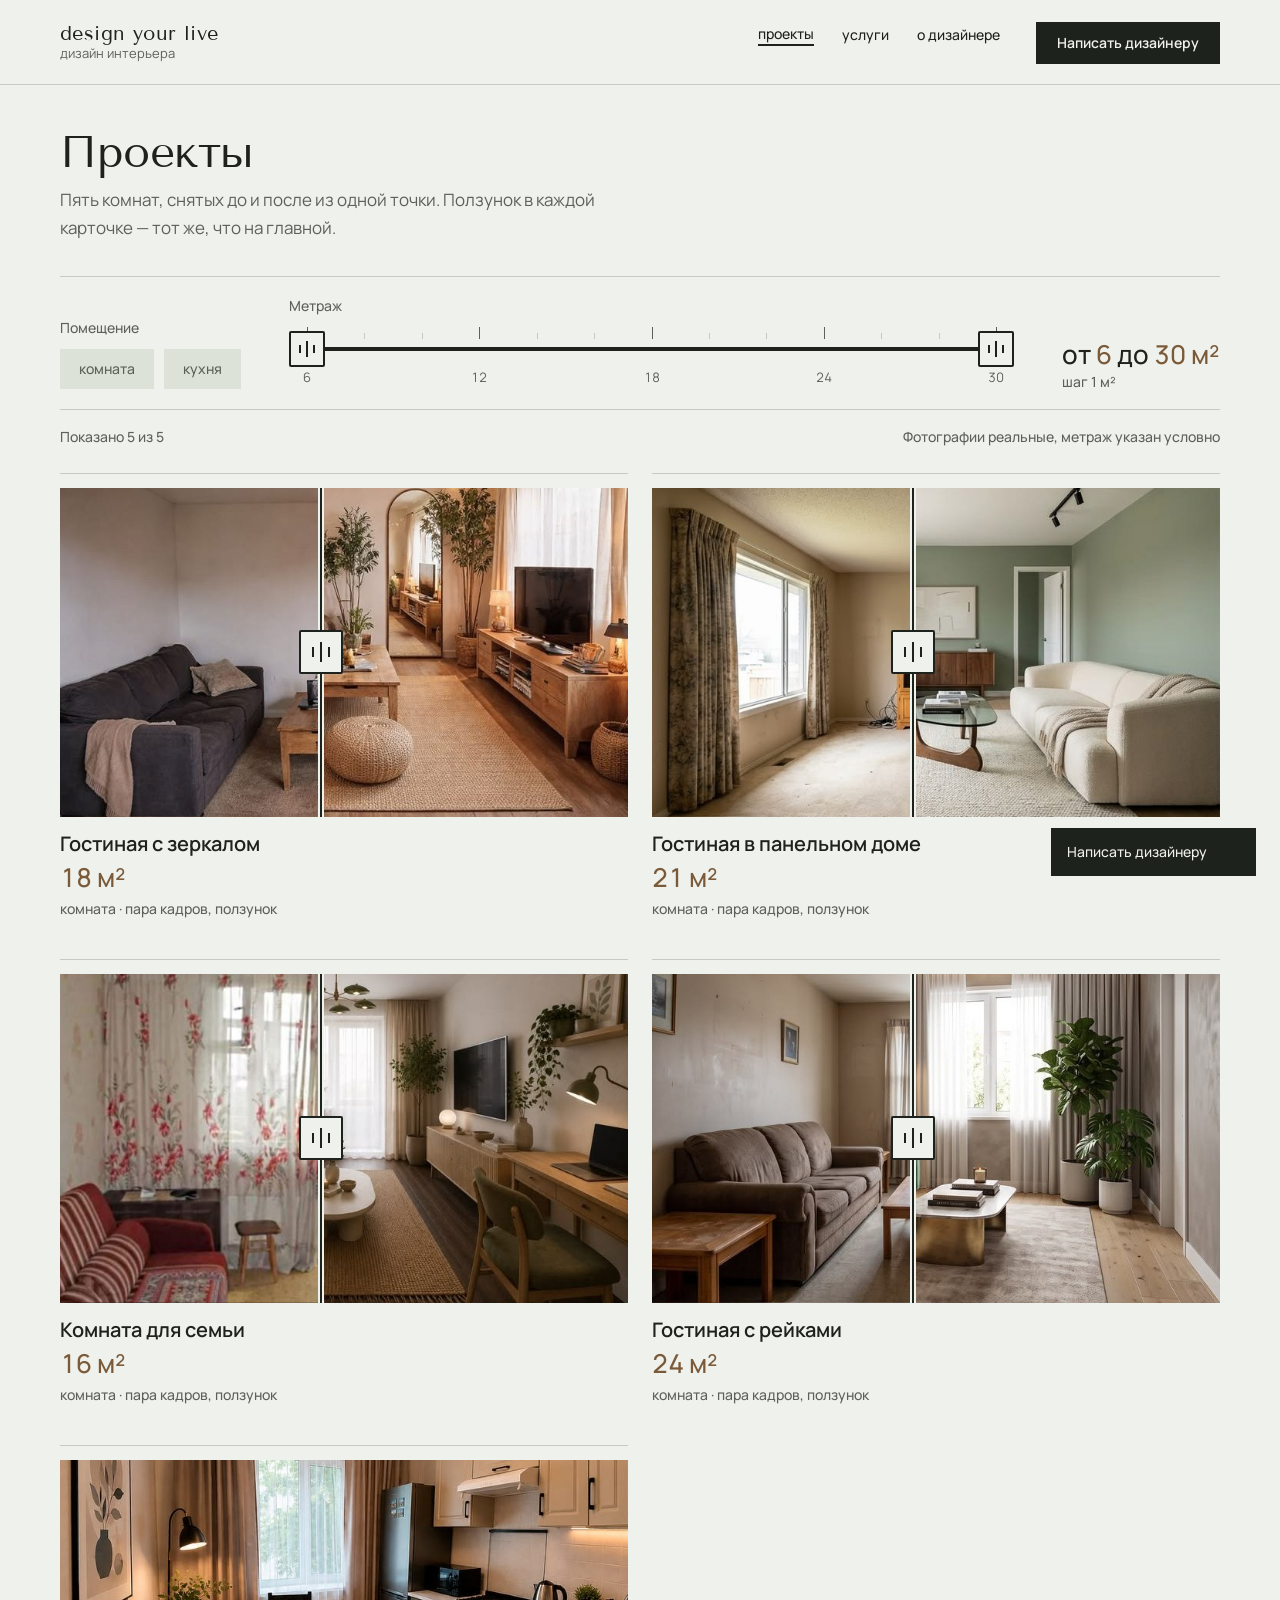
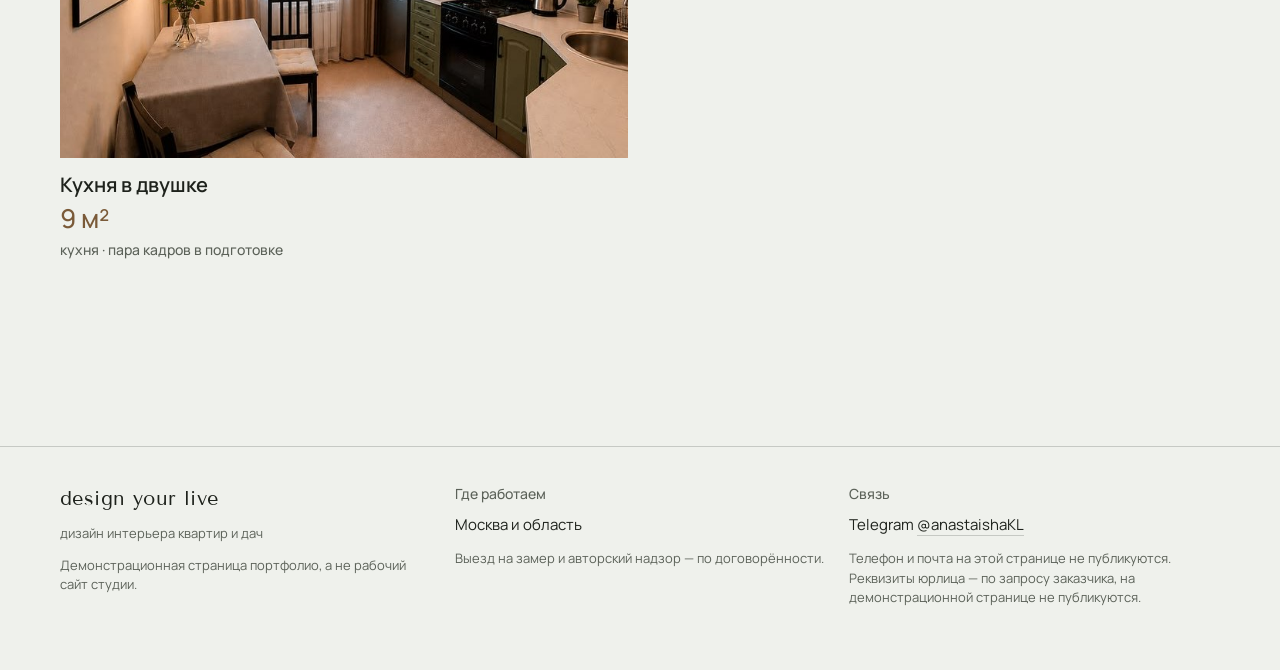
<file: design-your-live/projects.html>
<!doctype html>
<html lang="ru">
<head>
<meta charset="utf-8">
<meta name="viewport" content="width=device-width, initial-scale=1">
<title>Проекты — design your live</title>
<meta name="description" content="Пять комнат, снятых до и после из одной точки. Фильтры по помещению и метражу.">
<link rel="icon" href="data:,">
<link rel="preconnect" href="https://fonts.googleapis.com">
<link rel="preconnect" href="https://fonts.gstatic.com" crossorigin>
<link href="https://fonts.googleapis.com/css2?family=Manrope:wght@400;500;600&family=Tenor+Sans&display=swap" rel="stylesheet">
<link rel="stylesheet" href="styles/main.css">
</head>
<body>

<a class="skip-link" href="#main">Перейти к содержимому</a>

<header>
  <div class="wrap head">
    <a class="mark" href="index.html">design your live<span>дизайн интерьера</span></a>
    <nav class="primary" aria-label="Основная">
      <a href="projects.html" aria-current="page">проекты</a>
      <a href="services.html">услуги</a>
      <a href="about.html">о дизайнере</a>
    </nav>
    <button type="button" class="btn" data-chat-open>Написать дизайнеру</button>
  </div>
</header>

<main class="wrap" id="main">
  <h1 class="page">Проекты</h1>
  <p class="lead">Пять комнат, снятых до и после из одной точки. Ползунок в каждой карточке — тот же, что на главной.</p>

  <div class="filters">
    <div>
      <span class="fl-label" id="flKindLabel">Помещение</span>
      <div class="toggles" role="group" aria-labelledby="flKindLabel">
        <button type="button" class="tg" data-kind="комната" aria-pressed="false">комната</button>
        <button type="button" class="tg" data-kind="кухня" aria-pressed="false">кухня</button>
      </div>
    </div>
    <div>
      <span class="fl-label" id="flSizeLabel">Метраж</span>
      <div class="ruler" data-ruler data-tick-minor="2" data-tick-major="6">
        <div class="ticks" aria-hidden="true"></div>
        <div class="track" aria-hidden="true"></div>
        <div class="sel" aria-hidden="true"></div>
        <input type="range" class="r-min" min="6" max="30" step="1" value="6" aria-labelledby="flSizeLabel" aria-label="Метраж от, м²">
        <div class="grip grip-min" aria-hidden="true"><i></i><i></i><i></i></div>
        <input type="range" class="r-max" min="6" max="30" step="1" value="30" aria-labelledby="flSizeLabel" aria-label="Метраж до, м²">
        <div class="grip grip-max" aria-hidden="true"><i></i><i></i><i></i></div>
      </div>
    </div>
    <div class="value">от <b data-val-min>6</b> до <b data-val-max>30 м²</b><span>шаг 1 м²</span></div>
  </div>

  <div class="count">
    <p data-count>Показано 5 из 5</p>
    <p>Фотографии реальные, метраж указан условно</p>
    <button type="button" class="reset" data-reset hidden>Сбросить фильтры</button>
  </div>

  <div class="grid" data-grid>
    <article class="card" data-kind="комната" data-size="18">
      <figure data-compare="g1">
        <div class="frame frame--card">
          <img draggable="false" src="assets/img/g1-posle.jpg" alt="Гостиная после ремонта: угловой диван, джутовый ковёр, зеркало в арочной раме">
          <img draggable="false" class="before" src="assets/img/g1-do.jpg" alt="Та же гостиная до ремонта: голые стены и ковролин">
          <input type="range" class="range" min="0" max="100" step="1" value="54" aria-label="Гостиная с зеркалом: сравнение до и после">
          <div class="seam" aria-hidden="true"></div>
          <div class="handle" aria-hidden="true"><i></i><i></i><i></i></div>
        </div>
      </figure>
      <h2>Гостиная с зеркалом</h2>
      <p class="meta">18 м²</p>
      <p class="kind">комната · пара кадров, ползунок</p>
    </article>

    <article class="card" data-kind="комната" data-size="21">
      <figure data-compare="g2">
        <div class="frame frame--card">
          <img draggable="false" src="assets/img/g2-posle.jpg" alt="Светлая гостиная с оливковыми стенами и терракотовым креслом после ремонта">
          <img draggable="false" class="before" src="assets/img/g2-do.jpg" alt="Та же комната до ремонта">
          <input type="range" class="range" min="0" max="100" step="1" value="54" aria-label="Гостиная в панельном доме: сравнение до и после">
          <div class="seam" aria-hidden="true"></div>
          <div class="handle" aria-hidden="true"><i></i><i></i><i></i></div>
        </div>
      </figure>
      <h2>Гостиная в панельном доме</h2>
      <p class="meta">21 м²</p>
      <p class="kind">комната · пара кадров, ползунок</p>
    </article>

    <article class="card" data-kind="комната" data-size="16">
      <figure data-compare="g3">
        <div class="frame frame--card">
          <img draggable="false" src="assets/img/g3-posle.jpg" alt="Гостиная с диваном и деревянными стеллажами после ремонта">
          <img draggable="false" class="before" src="assets/img/g3-do.jpg" alt="Та же комната до ремонта">
          <input type="range" class="range" min="0" max="100" step="1" value="54" aria-label="Комната для семьи: сравнение до и после">
          <div class="seam" aria-hidden="true"></div>
          <div class="handle" aria-hidden="true"><i></i><i></i><i></i></div>
        </div>
      </figure>
      <h2>Комната для семьи</h2>
      <p class="meta">16 м²</p>
      <p class="kind">комната · пара кадров, ползунок</p>
    </article>

    <article class="card" data-kind="комната" data-size="24" id="gostinaya-4">
      <figure data-compare="g4">
        <div class="frame frame--card">
          <img draggable="false" src="assets/img/g4-posle.jpg" alt="Гостиная с изумрудным диваном, рейками на стене и латунным столиком после ремонта">
          <img draggable="false" class="before" src="assets/img/g4-do.jpg" alt="Та же комната до ремонта">
          <input type="range" class="range" min="0" max="100" step="1" value="54" aria-label="Гостиная с рейками: сравнение до и после">
          <div class="seam" aria-hidden="true"></div>
          <div class="handle" aria-hidden="true"><i></i><i></i><i></i></div>
        </div>
      </figure>
      <h2>Гостиная с рейками</h2>
      <p class="meta">24 м²</p>
      <p class="kind">комната · пара кадров, ползунок</p>
    </article>

    <article class="card" data-kind="кухня" data-size="9">
      <div class="single">
        <img src="assets/img/kitchen-posle.jpg" alt="Кухня после ремонта: зелёные фасады, светлая столешница, обеденный стол у окна">
      </div>
      <h2>Кухня в двушке</h2>
      <p class="meta">9 м²</p>
      <p class="kind">кухня · пара кадров в подготовке</p>
    </article>
  </div>

  <div class="empty" data-empty hidden>
    <p>Под эти условия ничего не подошло: кухня у нас пока одна, и она 9 м². Раздвиньте линейку метража или напишите — подберём похожий проект.</p>
    <button type="button" class="btn" data-chat-open>Написать дизайнеру</button>
  </div>
</main>

<footer>
  <div class="wrap">
    <div>
      <p><span class="wordmark mark">design your live</span></p>
      <p class="note">дизайн интерьера квартир и дач</p>
      <p class="note">Демонстрационная страница портфолио, а не рабочий сайт студии.</p>
    </div>
    <div>
      <p class="f-h">Где работаем</p>
      <p>Москва и область</p>
      <p class="note">Выезд на замер и авторский надзор — по договорённости.</p>
    </div>
    <div>
      <p class="f-h">Связь</p>
      <p>Telegram <a href="https://t.me/anastaishaKL" rel="noopener">@anastaishaKL</a></p>
      <p class="note">Телефон и почта на этой странице не публикуются. Реквизиты юрлица — по запросу заказчика, на демонстрационной странице не публикуются.</p>
    </div>
  </div>
</footer>

<button type="button" class="hail" data-hail data-chat-open aria-haspopup="dialog">Написать дизайнеру</button>

<aside class="chat" data-chat role="dialog" aria-label="Разговор с дизайнером" hidden>
  <div class="chat-head">
    <h2>Разговор с дизайнером</h2>
    <p>Анна Ковалёва, Design your live</p>
    <button type="button" class="chat-x" data-chat-close aria-label="Закрыть окно"></button>
  </div>
  <div class="thread" data-thread>
    <p class="msg them">Здравствуйте! Расскажите, что за комната, какой метраж и что в ней мешает жить. Можно прислать фотографию — так понятнее.</p>
    <p class="sys">разговор идёт в Telegram</p>
  </div>
  <div class="chips">
    <button type="button" class="chip" data-chip>Комната</button>
    <button type="button" class="chip" data-chip>Кухня</button>
    <button type="button" class="chip" data-chip>Не знаю, с чего начать</button>
  </div>
  <div class="chat-foot">
    <div class="field">
      <label class="visually-hidden" for="chatField">Опишите задачу</label>
      <textarea id="chatField" data-field rows="1" placeholder="Опишите задачу"></textarea>
      <button type="button" data-send>Открыть Telegram</button>
    </div>
    <p class="disclaimer">Кнопка откроет Telegram <b>@anastaishaKL</b> с этим текстом. Отправите его сами, из своего аккаунта — на сайте сообщение не сохраняется и никуда не уходит.</p>
  </div>
</aside>

<script src="scripts/main.js"></script>
</body>
</html>
</file>
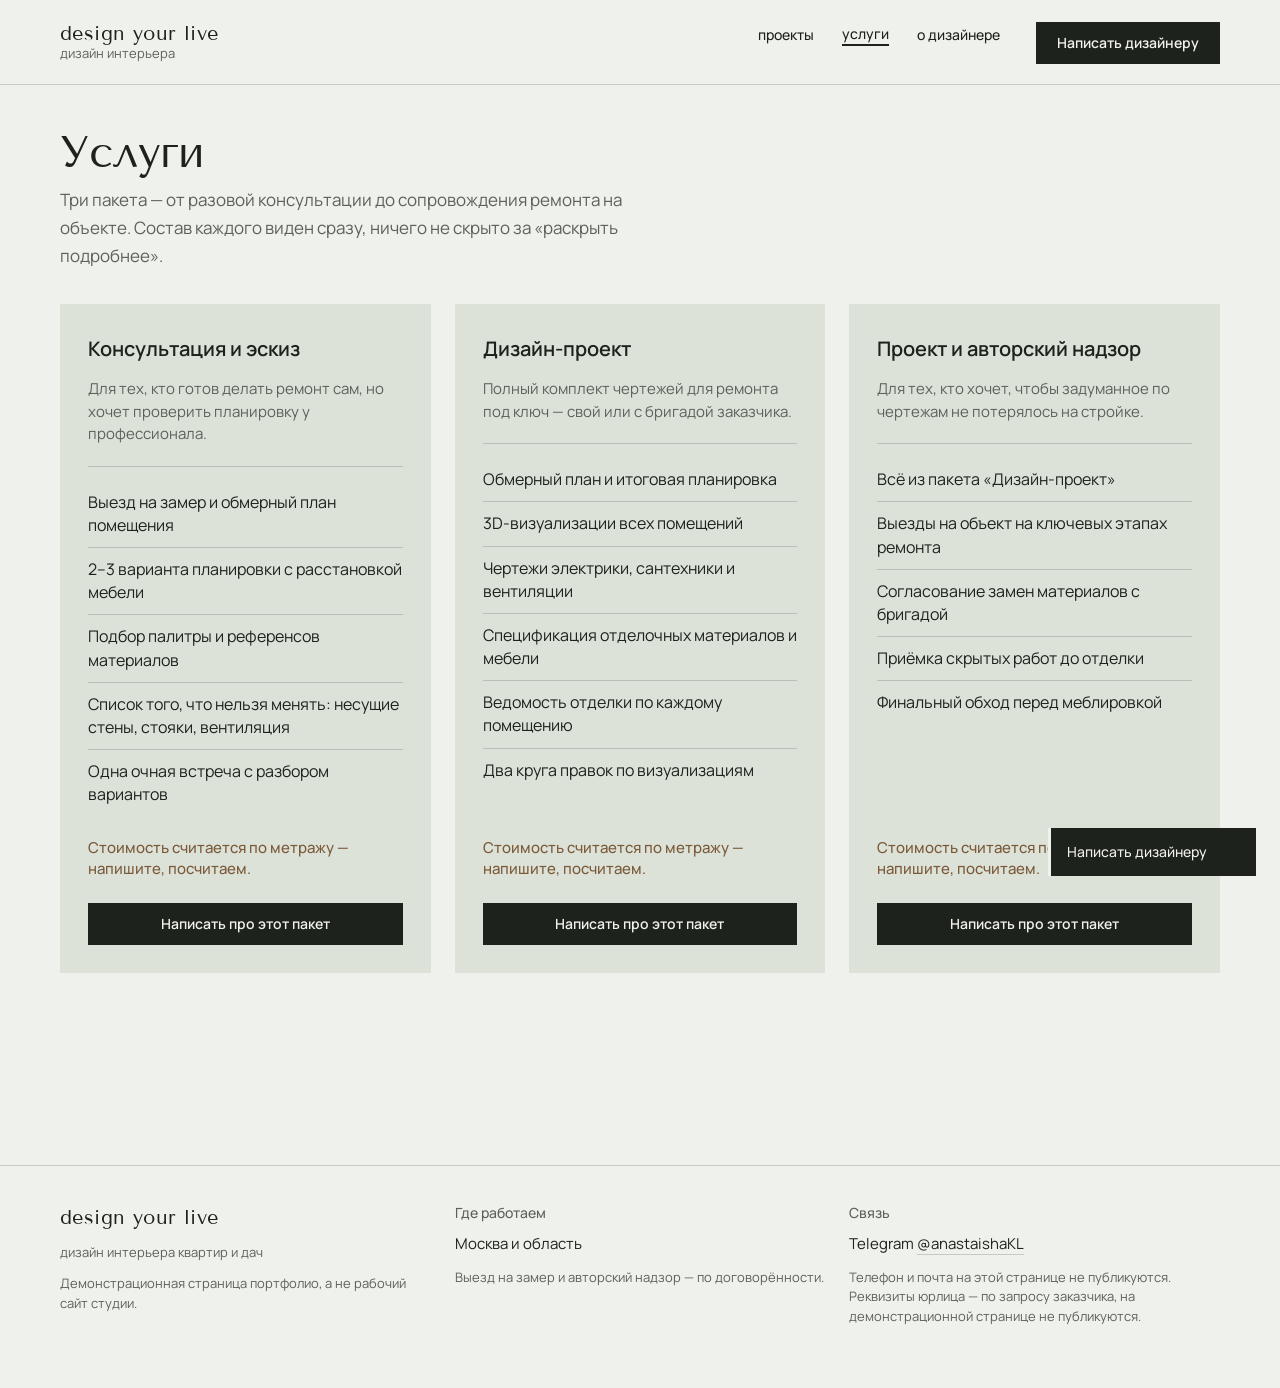
<file: design-your-live/services.html>
<!doctype html>
<html lang="ru">
<head>
<meta charset="utf-8">
<meta name="viewport" content="width=device-width, initial-scale=1">
<title>Услуги — design your live</title>
<meta name="description" content="Три пакета дизайна интерьера: консультация с эскизом, полный дизайн-проект, проект с авторским надзором. Состав каждого пакета — на странице.">
<link rel="icon" href="data:,">
<link rel="preconnect" href="https://fonts.googleapis.com">
<link rel="preconnect" href="https://fonts.gstatic.com" crossorigin>
<link href="https://fonts.googleapis.com/css2?family=Manrope:wght@400;500;600&family=Tenor+Sans&display=swap" rel="stylesheet">
<link rel="stylesheet" href="styles/main.css">
</head>
<body>

<a class="skip-link" href="#main">Перейти к содержимому</a>

<header>
  <div class="wrap head">
    <a class="mark" href="index.html">design your live<span>дизайн интерьера</span></a>
    <nav class="primary" aria-label="Основная">
      <a href="projects.html">проекты</a>
      <a href="services.html" aria-current="page">услуги</a>
      <a href="about.html">о дизайнере</a>
    </nav>
    <button type="button" class="btn" data-chat-open>Написать дизайнеру</button>
  </div>
</header>

<main class="wrap" id="main">
  <h1 class="page">Услуги</h1>
  <p class="lead">Три пакета — от разовой консультации до сопровождения ремонта на объекте. Состав каждого виден сразу, ничего не скрыто за «раскрыть подробнее».</p>

  <div class="packages">
    <article class="package">
      <h2>Консультация и эскиз</h2>
      <p class="who">Для тех, кто готов делать ремонт сам, но хочет проверить планировку у профессионала.</p>
      <ul>
        <li>Выезд на замер и обмерный план помещения</li>
        <li>2–3 варианта планировки с расстановкой мебели</li>
        <li>Подбор палитры и референсов материалов</li>
        <li>Список того, что нельзя менять: несущие стены, стояки, вентиляция</li>
        <li>Одна очная встреча с разбором вариантов</li>
      </ul>
      <p class="price">Стоимость считается по метражу — напишите, посчитаем.</p>
      <button type="button" class="btn" data-chat-open="Интересует пакет „Консультация и эскиз“">Написать про этот пакет</button>
    </article>

    <article class="package">
      <h2>Дизайн-проект</h2>
      <p class="who">Полный комплект чертежей для ремонта под ключ — свой или с бригадой заказчика.</p>
      <ul>
        <li>Обмерный план и итоговая планировка</li>
        <li>3D-визуализации всех помещений</li>
        <li>Чертежи электрики, сантехники и вентиляции</li>
        <li>Спецификация отделочных материалов и мебели</li>
        <li>Ведомость отделки по каждому помещению</li>
        <li>Два круга правок по визуализациям</li>
      </ul>
      <p class="price">Стоимость считается по метражу — напишите, посчитаем.</p>
      <button type="button" class="btn" data-chat-open="Интересует пакет „Дизайн-проект“">Написать про этот пакет</button>
    </article>

    <article class="package">
      <h2>Проект и авторский надзор</h2>
      <p class="who">Для тех, кто хочет, чтобы задуманное по чертежам не потерялось на стройке.</p>
      <ul>
        <li>Всё из пакета «Дизайн-проект»</li>
        <li>Выезды на объект на ключевых этапах ремонта</li>
        <li>Согласование замен материалов с бригадой</li>
        <li>Приёмка скрытых работ до отделки</li>
        <li>Финальный обход перед меблировкой</li>
      </ul>
      <p class="price">Стоимость считается по метражу — напишите, посчитаем.</p>
      <button type="button" class="btn" data-chat-open="Интересует пакет „Проект и авторский надзор“">Написать про этот пакет</button>
    </article>
  </div>
</main>

<footer>
  <div class="wrap">
    <div>
      <p><span class="wordmark mark">design your live</span></p>
      <p class="note">дизайн интерьера квартир и дач</p>
      <p class="note">Демонстрационная страница портфолио, а не рабочий сайт студии.</p>
    </div>
    <div>
      <p class="f-h">Где работаем</p>
      <p>Москва и область</p>
      <p class="note">Выезд на замер и авторский надзор — по договорённости.</p>
    </div>
    <div>
      <p class="f-h">Связь</p>
      <p>Telegram <a href="https://t.me/anastaishaKL" rel="noopener">@anastaishaKL</a></p>
      <p class="note">Телефон и почта на этой странице не публикуются. Реквизиты юрлица — по запросу заказчика, на демонстрационной странице не публикуются.</p>
    </div>
  </div>
</footer>

<button type="button" class="hail" data-hail data-chat-open aria-haspopup="dialog">Написать дизайнеру</button>

<aside class="chat" data-chat role="dialog" aria-label="Разговор с дизайнером" hidden>
  <div class="chat-head">
    <h2>Разговор с дизайнером</h2>
    <p>Анна Ковалёва, Design your live</p>
    <button type="button" class="chat-x" data-chat-close aria-label="Закрыть окно"></button>
  </div>
  <div class="thread" data-thread>
    <p class="msg them">Здравствуйте! Расскажите, что за комната, какой метраж и что в ней мешает жить. Можно прислать фотографию — так понятнее.</p>
    <p class="sys">разговор идёт в Telegram</p>
  </div>
  <div class="chips">
    <button type="button" class="chip" data-chip>Комната</button>
    <button type="button" class="chip" data-chip>Кухня</button>
    <button type="button" class="chip" data-chip>Не знаю, с чего начать</button>
  </div>
  <div class="chat-foot">
    <div class="field">
      <label class="visually-hidden" for="chatField">Опишите задачу</label>
      <textarea id="chatField" data-field rows="1" placeholder="Опишите задачу"></textarea>
      <button type="button" data-send>Открыть Telegram</button>
    </div>
    <p class="disclaimer">Кнопка откроет Telegram <b>@anastaishaKL</b> с этим текстом. Отправите его сами, из своего аккаунта — на сайте сообщение не сохраняется и никуда не уходит.</p>
  </div>
</aside>

<script src="scripts/main.js"></script>
</body>
</html>
</file>
<file: candles/styles/main.css>
/* вспомни — свечи и духи. Ревизия 5 концепции: workspace/design/candles.md.
   Формула: «страницу освещают фотографии, которые на ней лежат». */

:root {
  /* Палитра — снята пипеткой с присланных фотографий (см. концепцию, раздел «Палитра») */
  --paper:   #F2E4CE;  /* Бумага — подложка карточки, весь текст на тёмном */
  --sepia:   #2A1B10;  /* Сепия — текст на «Бумаге» */
  --lace:    #DCC3A4;  /* Кружево — вторичный текст на тёмном */
  --paper-mid: #6B563F; /* Полутон бумаги — вторичный текст на «Бумаге» */
  --flame:   #F3A55A;  /* Пламя — свечение, активный фильтр, буква «о». Никогда текст на «Бумаге» */
  --amber:   #8A3E10;  /* Янтарь — цена, кнопка «в корзину», фокус на светлом */
  --wood:    #23180F;  /* Дерево — шапка при скролле, панель на тёмном */

  --font-display: 'Unbounded', 'Arial Black', system-ui, sans-serif;
  --font-body: 'Onest', 'Segoe UI', system-ui, sans-serif;

  --header-h: 64px;
  --pad: 16px;
  /* ширина контентных секций (шапка героя, линейки, витрина, шаги, подвал).
     На ширинах <=1440 остаётся ровно 1180px — так уже проверено и принято
     (дизайн, тестер); выше 1440 раздвигается, чтобы на широких мониторах
     (1920+) контент не сжимался в среднюю треть экрана с пустыми полями
     по 370px с каждой стороны (дефект T-1, board 2026-08-30: manager 13:47,
     tester D1 14:08). 78vw — та же доля, что и у выреза фотографии героя. */
  --content: 1180px;

  /* состояние витрины по умолчанию («стол») — переопределяется body[data-line] */
  --bg: #17100A;
  --tint: #F3A55A;
}

body[data-line="all"],
body:not([data-line]) { --bg: #17100A; --tint: #F3A55A; }
body[data-line="dvor"]      { --bg: #1E1409; --tint: #F0A63C; }
body[data-line="kniga"]     { --bg: #130E0A; --tint: #F5C271; }
body[data-line="babushka"]  { --bg: #2A1E10; --tint: #E8C77A; }
body[data-line="banya"]     { --bg: #2B1610; --tint: #E2703C; }

/* контент выше 1440 раздвигается плавно вместе с экраном, но не безгранично —
   иначе строки в .hero p/.empty p (ограничены в ch) просто получают больше
   воздуха вокруг, а не растягиваются: у них своя ширина в символах. */
@media (min-width: 1441px) {
  :root { --content: clamp(1180px, 78vw, 1600px); }
}

*, *::before, *::after { box-sizing: border-box; }

html { scroll-behavior: smooth; }
html, body { overflow-x: hidden; max-width: 100%; }

body {
  margin: 0;
  background-color: var(--bg);
  color: var(--paper);
  font-family: var(--font-body);
  font-size: 16px;
  line-height: 1.6;
  position: relative;
  transition: background-color .5s ease;
}

img { max-width: 100%; display: block; }
svg { max-width: 100%; }
a { color: inherit; }
ul { padding: 0; margin: 0; }
h1, h2, h3, p { margin: 0; }

.visually-hidden {
  position: absolute; width: 1px; height: 1px; padding: 0; margin: -1px;
  overflow: hidden; clip: rect(0, 0, 0, 0); white-space: nowrap; border: 0;
}

.skip-link {
  position: absolute; left: 8px; top: -60px;
  background: var(--amber); color: var(--paper);
  padding: 10px 16px; border-radius: 4px;
  z-index: 200; transition: top .16s ease;
  font-family: var(--font-body); font-weight: 600; text-decoration: none;
}
.skip-link:focus { top: 8px; }

:focus-visible {
  outline: 2px solid var(--flame);
  outline-offset: 2px;
  box-shadow: 0 0 0 4px color-mix(in srgb, var(--flame) 45%, transparent);
  border-radius: 3px;
}
/* на «Бумаге» кольцо фокуса — «Янтарь» (иначе «Пламя» на светлом почти не видно) */
.card :focus-visible,
.cart :focus-visible,
.filters-bar :focus-visible {
  outline-color: var(--amber);
  box-shadow: 0 0 0 4px color-mix(in srgb, var(--amber) 40%, transparent);
}

button { font: inherit; }

/* ---------- Фоновый свет: блики (рев. 5) ---------- */
/* Не заливка, а освещённая комната: четыре широких пятна, привязанных к --tint линейки.
   z-index -1, а не 0 из черновика концепции: элемент position:fixed всегда создаёт
   собственный стек, и на z-index:0 он красится ПОСЛЕ обычного статичного контента
   (шапка, текст) и перекрывал бы его полупрозрачной заливкой — проверено в браузере. */
.glints {
  position: fixed; inset: 0; pointer-events: none; z-index: -1;
  background:
    radial-gradient(760px 620px at 68% 16%, color-mix(in srgb, var(--tint) 15%, transparent), transparent 68%),
    radial-gradient(900px 240px at 8% 4%, color-mix(in srgb, var(--tint) 7%, transparent), transparent 70%),
    radial-gradient(1100px 700px at 22% 76%, color-mix(in srgb, #E8C77A 6%, transparent), transparent 70%),
    radial-gradient(700px 520px at 96% 92%, color-mix(in srgb, var(--amber) 22%, transparent), transparent 72%);
  transition: background .5s ease;
}

/* зерно поверх всей витрины — склеивает фотографии с фоном, гасит бэндинг у широких градиентов */
body.grain::after {
  content: ""; position: fixed; inset: 0; pointer-events: none; z-index: 5; opacity: .035;
  background-image: url("data:image/svg+xml,%3Csvg xmlns='http://www.w3.org/2000/svg'%3E%3Cfilter id='n'%3E%3CfeTurbulence baseFrequency='.9'/%3E%3C/filter%3E%3Crect width='100%25' height='100%25' filter='url(%23n)'/%3E%3C/svg%3E");
}

/* ---------- Шапка ---------- */

.site-header {
  position: sticky; top: 0; z-index: 50;
  display: flex; align-items: center; justify-content: space-between; gap: 16px;
  height: var(--header-h);
  /* левая направляющая (рев. 8): содержимое шапки встаёт на ту же линию, что и
     содержимое секций — (100% − content)/2 + pad; фон шапки остаётся во всю ширину,
     двигается только padding. clamp снизу не даёт полю стать меньше --pad на узких
     экранах, сверху не даёт вылезти за середину при совсем маленьком body. */
  padding-inline: clamp(var(--pad), calc((100% - var(--content)) / 2 + var(--pad)), 50%);
  background: color-mix(in srgb, var(--wood) 92%, transparent);
  backdrop-filter: blur(6px);
}

.wordmark {
  font-family: var(--font-display); font-weight: 400; font-size: 21px;
  color: var(--paper); text-decoration: none; letter-spacing: 0;
}
.wordmark__o {
  color: var(--flame);
  text-shadow: 0 0 10px var(--flame), 0 0 20px color-mix(in srgb, var(--flame) 55%, transparent);
}

.site-nav ul { list-style: none; display: none; gap: 24px; }
.site-nav a { text-decoration: none; font-weight: 500; font-size: .9375rem; color: var(--lace); }
.site-nav a:hover { color: var(--flame); }

.cart-toggle {
  background: transparent; border: 1px solid var(--lace);
  border-radius: 4px; padding: 8px 14px; color: var(--paper);
  font-weight: 500; cursor: pointer; white-space: nowrap;
}
.cart-toggle:hover { border-color: var(--flame); color: var(--flame); }

@media (min-width: 768px) {
  .site-nav ul { display: flex; }
  .wordmark { font-size: 24px; }
}

/* ---------- Дыхание света ---------- */

@keyframes breathe-opacity { 0%, 100% { opacity: .86; } 50% { opacity: 1; } }
@keyframes breathe-glow {
  0%, 100% { text-shadow: 0 0 10px var(--flame), 0 0 20px color-mix(in srgb, var(--flame) 50%, transparent); }
  50%      { text-shadow: 0 0 15px var(--flame), 0 0 30px color-mix(in srgb, var(--flame) 65%, transparent); }
}
.hero__glow.breathe { animation: breathe-opacity 6s ease-in-out infinite; }
.wordmark__o.breathe { animation: breathe-glow 6s ease-in-out infinite; }

/* ---------- Герой (рев. 5): один кадр, родная пропорция 3:2 ---------- */

.hero {
  position: relative; overflow: clip;
  padding: 40px var(--pad) 32px;
}
.hero__inner {
  position: relative; z-index: 1;
  /* рев. 8: контейнер героя сужен на два поля, потому что padding у .hero лежит
     СНАРУЖИ (в отличие от секций ниже, где padding — внутри max-width-бокса);
     без этого H1 вставал на 130px, а заголовки секций — на 146px (тот самый разъезд). */
  max-width: calc(var(--content) - 2 * var(--pad)); margin: 0 auto; width: 100%;
  display: flex; flex-direction: column; gap: 18px;
}
.hero h1 {
  font-family: var(--font-display); font-weight: 200;
  font-size: 32px; line-height: 1.1; max-width: 14ch;
}
.hero p { max-width: 56ch; font-size: 16px; line-height: 1.5; color: var(--lace); }
.hero__cta { display: flex; align-items: center; gap: 16px; flex-wrap: wrap; }
.hero__facts {
  display: flex; flex-direction: column; gap: 4px;
  font-family: var(--font-body); font-weight: 500; font-size: 12px;
  text-transform: uppercase; letter-spacing: .12em;
  color: color-mix(in srgb, var(--lace) 70%, transparent);
}

.btn-primary {
  background: var(--amber); color: var(--paper);
  border: none; border-radius: 4px;
  padding: 14px 28px; font-weight: 600; font-size: 1rem;
  cursor: pointer; text-decoration: none; display: inline-block;
  transition: transform .16s ease, box-shadow .16s ease;
}
.btn-primary:hover { transform: translateY(-2px); box-shadow: 0 6px 18px rgba(0,0,0,.35); }
.btn-primary:active { transform: translateY(1px); }
.btn-primary:disabled { opacity: .5; cursor: not-allowed; transform: none; box-shadow: none; }

.btn-secondary {
  background: transparent; color: var(--sepia);
  border: 1px solid var(--sepia); border-radius: 4px;
  padding: 14px; font-weight: 600; cursor: pointer; width: 100%;
  transition: transform .16s ease;
}
.btn-secondary:active { transform: translateY(1px); }
.btn-secondary:disabled { opacity: .5; cursor: not-allowed; }

/* кадр: родная пропорция 3:2, кроп запрещён где-либо кроме object-fit:cover
   (допустим только потому, что бокс имеет ту же пропорцию, что и файл) */
.hero__shot {
  position: relative; margin: 0 calc(-1 * var(--pad));
  width: calc(100% + 2 * var(--pad)); aspect-ratio: 3 / 2;
  -webkit-mask-image: url("../assets/hero-mask-sm.svg");
          mask-image: url("../assets/hero-mask-sm.svg");
  -webkit-mask-size: 100% 100%; mask-size: 100% 100%;
  -webkit-mask-repeat: no-repeat; mask-repeat: no-repeat;
}
.hero__shot img { display: block; width: 100%; height: 100%; object-fit: cover; }
.hero__glow {
  position: absolute; left: -10vw; top: -10vw; width: 120vw; aspect-ratio: 1 / 1;
  z-index: 0; filter: blur(40px); pointer-events: none;
  background: radial-gradient(closest-side at 38% 34%,
    color-mix(in srgb, var(--tint) 45%, transparent), transparent 72%);
  transition: background .5s ease;
}

@media (min-width: 800px) {
  /* высота секции считается от самой фотографии (78vw × 2/3, минус запас 32px сверху
     под маску), а не от vh — иначе низ секции не совпадает с низом кадра, и центрирование
     блока текста «по секции» перестаёт быть центрированием «по фотографии» (это и было
     причиной обеих жалоб человека на вертикаль героя, см. рев. 9 в концепции: было
     52vw + 40px, из-за чего блок садился на 72px ниже центра кадра). Вертикальных padding
     у секции больше нет — иначе воздух над и под блоком текста перестаёт быть равным. */
  .hero { padding: 0 var(--pad); min-height: calc(52vw - 32px); display: flex; align-items: center; }
  /* рев. 9: блок — ОДИН, без внутренних растяжек (margin-top:auto/space-between убраны);
     он центрируется по высоте секции, а секция теперь равна высоте кадра — поэтому
     центр секции и есть центр кадра, воздух сверху/снизу выходит равным по построению. */
  .hero__inner { gap: 28px; }
  .hero h1 { font-size: 56px; line-height: 1.12; letter-spacing: -.01em; max-width: 34vw; }
  .hero p { font-size: 17px; line-height: 1.7; max-width: 34vw; }
  .hero__cta { margin-top: 4px; }
  /* рев. 9: факты возвращены В блок (не прижаты к низу секции) и просто отбиты от
     кнопки чуть сильнее, чем обычный шаг колонки — раньше это давало дыру ≈240px. */
  .hero__facts { margin-top: 20px; gap: 6px; max-width: 34vw; }
  .hero__shot {
    position: absolute; top: -32px; right: calc(-1 * (50vw - 50%));
    width: 78vw; margin: 0; aspect-ratio: 3 / 2;
    -webkit-mask-image: url("../assets/hero-mask.svg");
            mask-image: url("../assets/hero-mask.svg");
  }
  .hero__glow { right: -4vw; left: auto; top: -60px; width: 80vw; height: 760px; aspect-ratio: auto; }
}

/* ---------- Секция линеек: плитки (рев. 7, вариант B) ----------
   Человек выбрал вариант B: у плитки нет бумажного поля, кадр лежит прямо на столе.
   Отделяют его три вещи: направленный свет на резаном крае (кант ярче со стороны
   источника, гаснет на дальнем крае, минимум .18), контактная тень и тёмный ореол.
   В покое свечения --tint нет — оно появляется только у активной плитки (aria-current). */

.lines { max-width: var(--content); margin: 72px auto 0; padding: 0 var(--pad); }
.lines h2 {
  font-family: var(--font-display); font-weight: 300; font-size: 25px;
  margin-bottom: 20px;
}
/* D-Д2: на десктопе дисплейная шкала не поднималась — заголовок секции 25px вместо
   32px по шкале (workspace/design/candles.md, «Типографика»), медиазапросов не было. */
@media (min-width: 800px) {
  .lines h2 { font-size: 32px; }
}
.lines__grid { display: grid; grid-template-columns: repeat(2, 1fr); gap: 24px; }
.lines__hint { margin-top: 16px; font-size: 14px; color: var(--lace); }

.tile { color: inherit; text-decoration: none; display: block; }
.tile__name {
  display: block; margin-top: 14px;
  font-family: var(--font-display); font-weight: 300; font-size: 17px; color: var(--paper);
}
/* D-Д2: имя линейки на плитке — объявленное исключение из правила «не мельче 28px»,
   но и у исключения своя шкала: 19px на 1440, 17px на 360 (было 17px везде). */
@media (min-width: 800px) {
  .tile__name { font-size: 19px; }
}
.tile__ep { display: block; font-size: 14px; line-height: 1.4; margin-top: 4px; color: var(--lace); }

.tile__shot {
  --lx: .5; --ly: .5;
  position: relative; border-radius: 2px;
  box-shadow:
    0 2px 5px rgb(0 0 0 / .6),                                  /* контакт со столом */
    calc((.5 - var(--lx)) * 44px) calc((.5 - var(--ly)) * 36px) /* тень ОТ источника */
      34px rgb(0 0 0 / .55);
}
.tile__shot img { display: block; width: 100%; height: auto; aspect-ratio: 3 / 2; object-fit: cover; border-radius: 2px; }

/* тёмный ореол: стол вокруг кадра темнеет (замер: 21 → 12 по яркости) */
.tile__shot::before {
  content: ""; position: absolute; inset: -22px; z-index: -1; border-radius: 16px;
  filter: blur(20px); pointer-events: none;
  background: radial-gradient(closest-side at 50% 55%, rgb(0 0 0 / .75), transparent 78%);
}

/* свет на резаном крае: кант 1px, не ровный — радиальный градиент с центром в источнике.
   Дальний край не слабее .18 (порог измерен на заведомо тёмном кадре, слабее — край пропадает). */
.tile__shot::after {
  content: ""; position: absolute; inset: 0; border-radius: 2px; padding: 1px;
  pointer-events: none;
  background: radial-gradient(140% 140% at calc(var(--lx) * 100%) calc(var(--ly) * 100%),
    rgb(255 241 219 / .92), rgb(255 241 219 / .34) 42%, rgb(255 241 219 / .18) 85%);
  -webkit-mask: linear-gradient(#000 0 0) content-box, linear-gradient(#000 0 0);
  -webkit-mask-composite: xor;
          mask: linear-gradient(#000 0 0) content-box, linear-gradient(#000 0 0);
          mask-composite: exclude;
}

/* активная линейка: свет вместо покоя */
.tile[aria-current="true"] .tile__shot::after {
  background: radial-gradient(140% 140% at calc(var(--lx) * 100%) calc(var(--ly) * 100%),
    var(--tint), rgb(243 165 90 / .45) 45%, rgb(243 165 90 / .12) 80%);
}
.tile[aria-current="true"] .tile__shot::before {
  background: radial-gradient(closest-side at calc(var(--lx) * 100%) calc(var(--ly) * 100%),
    color-mix(in srgb, var(--tint) 55%, transparent), transparent 76%);
}
.tile[aria-current="true"] .tile__name { color: var(--tint); }
.tile:hover .tile__shot::after { filter: brightness(1.25); }
.tile:focus-visible { outline: 2px solid var(--tint); outline-offset: 4px; border-radius: 4px; }

/* плейсхолдер плитки: тёплая плашка без фото, не серая и не тёмная дыра */
.tile__shot--ph {
  aspect-ratio: 3 / 2;
  background: radial-gradient(closest-side at 50% 45%, #7A5127, #3A2412 85%);
  display: grid; place-items: center; color: var(--lace);
  font: 500 12px var(--font-body); letter-spacing: .14em; text-transform: uppercase;
}

@media (min-width: 700px) {
  .lines__grid { grid-template-columns: repeat(4, 1fr); gap: 24px; }
}
@media (max-width: 800px) {
  .lines { margin-top: 56px; }
  .tile__shot::before { inset: -12px; filter: blur(12px); }
}
@media (max-width: 420px) { .lines { margin-top: 40px; } }

/* ---------- Витрина ---------- */

.showcase {
  position: relative;
  max-width: var(--content); margin: 0 auto; padding: 48px var(--pad) 0;
}
/* рев. 8: ритм секций на десктопе — 72px (было 48 на всех ширинах, разнобой
   144/48/120 на живом сайте); override должен идти ПОСЛЕ базового правила —
   при равной специфичности порядок в файле, а не место медиазапроса, решает
   каскад (этим и объясняется, почему первая попытка этой правки не сработала). */
@media (min-width: 800px) { .showcase { padding-top: 72px; } }
.showcase::before {
  content: ""; position: absolute; inset: 0 var(--pad); z-index: -1; pointer-events: none;
  background: radial-gradient(120% 60% at 50% -10%,
    color-mix(in srgb, var(--tint) 9%, transparent), transparent 70%);
  transition: background .5s ease;
}

.showcase__head { margin-bottom: 20px; }
.showcase__title {
  font-family: var(--font-display); font-weight: 300; font-size: 25px;
}
/* D-Д2: тот же элемент несёт две разные роли шкалы — «заголовок секции» («Витрина»,
   25/32px) и «название линейки над сеткой» (27/40px), которые в шкале различаются.
   JS переключает модификатор при выборе линейки (main.js, updateShowcaseHead). */
.showcase__title--line { font-size: 27px; }
@media (min-width: 800px) {
  .showcase__title { font-size: 32px; }
  .showcase__title--line { font-size: 40px; }
}
.showcase__epigraph {
  margin-top: 6px; font-size: 17px; line-height: 1.5; color: var(--lace);
}

.filters-bar {
  display: flex; flex-wrap: wrap; align-items: center; gap: 12px 28px;
  position: sticky; top: var(--header-h); z-index: 40;
  padding: 12px 0; margin-bottom: 20px;
  background: color-mix(in srgb, var(--bg) 92%, transparent);
  backdrop-filter: blur(4px);
  transition: background-color .5s ease;
}

.filter-group { border: none; padding: 0; margin: 0; display: flex; align-items: center; gap: 10px; flex-wrap: wrap; }
.filter-group legend {
  padding: 0; margin: 0 2px 0 0; float: left;
  font-weight: 500; font-size: 12px; letter-spacing: .12em;
  text-transform: uppercase; color: var(--lace);
}
.filter-group__options { display: flex; flex-wrap: wrap; gap: 4px 14px; }

.chip { position: relative; display: inline-flex; }
.chip input {
  position: absolute; opacity: 0; width: 1px; height: 1px; margin: 0;
}
.chip label {
  display: inline-flex; align-items: center; min-height: 44px;
  padding: 4px 2px; color: var(--lace);
  font-weight: 500; font-size: 16px; cursor: pointer; white-space: nowrap;
  border-bottom: 2px solid transparent;
  transition: color .16s ease, border-color .16s ease;
}
.chip label:hover { color: var(--flame); }
.chip input:checked + label {
  color: var(--flame); border-bottom-color: var(--flame);
  text-shadow: 0 0 10px color-mix(in srgb, var(--flame) 35%, transparent);
}

.filters__reset {
  background: none; border: none; color: var(--lace); text-decoration: underline;
  text-decoration-color: var(--amber); cursor: pointer; font-weight: 500; font-size: 14px;
  min-height: 44px; padding: 4px 2px;
}
.filters__reset:hover { color: var(--flame); }

.counter {
  font-weight: 500; font-size: 12px; letter-spacing: .12em;
  text-transform: uppercase; color: var(--lace); margin: 0 0 0 auto;
}

.grid { display: grid; grid-template-columns: 1fr; gap: 20px; padding-bottom: 48px; }
@media (min-width: 620px) and (max-width: 999px) {
  .grid { grid-template-columns: repeat(2, 1fr); gap: 24px; }
}
@media (min-width: 1000px) {
  .grid { grid-template-columns: repeat(3, 1fr); gap: 30px; }
}
/* рев. 8: ритм «последняя карточка → Как заказать» считается от последней карточки
   (видимого края), а не от конца .grid — на ≥800px .steps сам даёт 72px сверху,
   поэтому свой запас .grid здесь убирается, иначе выходит 48+72=120 вместо 72. */
@media (min-width: 800px) { .grid { padding-bottom: 0; } }

/* ---------- Карточка товара: бумажный отпечаток (рев. 5) ---------- */

.card {
  /* рев. 7: --lx/--ly безразмерные 0..1, НЕ проценты — box-shadow принимает только
     <length>, процент в смещении делает объявление невалидным и тень не рендерится
     вовсе (см. «Чем проверено, рев. 7» в концепции). */
  --lx: .38; --ly: .34; --power: .45;
  position: relative; top: 0; display: flex; flex-direction: column;
  color: var(--sepia); border-radius: 2px;
  padding: 12px 12px 20px;
  background: radial-gradient(130% 100% at calc(var(--lx) * 100%) 0%,
    #FBF0DD 0%, var(--paper) 55%, #E6D2B4 100%);
  /* рев. 9.1: у самой карточки остаётся только контактная тень — направленная тень и
     свет переехали в ::before/::after (см. ниже), иначе эта широкая чёрная тень
     красится поверх свечения и убивает его (дефект D-Д3). */
  box-shadow: 0 2px 4px rgb(0 0 0 / .45);
  transition: top .3s ease;
}
/* рев. 6: сдвиг чётных карточек отменён — ряд выровнен по верхней линии; низ
   выравнивается тем, что .card__spec уезжает вниз (margin-top:auto), а не сдвигом. */
/* рев. 9.1: подъём на hover — НЕ transform. transform создаёт stacking context, и
   слои ::before/::after с отрицательным z-index перестают уходить за бумагу и
   красятся поверх нее (замерено: бумага темнеет с 230 до 141, текст тонет). */
.card:hover { top: -2px; --power: .7; }
/* рев. 9.1: тень и свет — два слоя одной геометрии, разнесённые в противоположные
   стороны. ::before — тень, уходит ОТ источника света в снимке. */
.card::before {
  content: ""; position: absolute; inset: 0; z-index: -2; border-radius: 2px;
  background: #000; opacity: .38; pointer-events: none;
  filter: blur(20px);
  transform: translate(calc((.5 - var(--lx)) * 52px), calc((.5 - var(--ly)) * 44px));
}
/* ::after — свет, уходит К источнику; меньше карточки (inset:16px), иначе блюр
   вылезает со всех сторон сразу и получается равномерное гало вместо направленного
   света (запрещено разделом про блики так же, как glow-orbs на фоне). */
.card::after {
  content: ""; position: absolute; inset: 16px; z-index: -1; border-radius: 6px;
  background: var(--tint); opacity: calc(var(--power) * .42); pointer-events: none;
  filter: blur(28px);
  transform: translate(calc((var(--lx) - .5) * 130px), calc((var(--ly) - .5) * 112px));
}
@media (prefers-reduced-motion: reduce) { .card { transition: none; } }

.card__tag {
  font-weight: 500; font-size: 12px; letter-spacing: .12em; text-transform: uppercase;
  color: var(--paper-mid); margin-bottom: 8px;
}
.card__shot, .card__ph { aspect-ratio: 3 / 2; overflow: hidden; margin-bottom: 12px; border-radius: 1px; }
.card__shot img { display: block; width: 100%; height: 100%; object-fit: cover; }
/* плейсхолдер СВЕТЛЕЕ бумаги (рев. 6): тёмный прямоугольник в кремовой карточке читался
   дырой — при восьми недостающих кадрах таких дыр было бы восемь. */
.card__ph {
  background: radial-gradient(closest-side at calc(var(--lx) * 100%) calc(var(--ly) * 100%),
    #FFF6E6, #E4CDA8 88%);
  display: grid; place-items: center; color: #8B6F4E;
  font: 500 12px var(--font-body); letter-spacing: .14em; text-transform: uppercase;
}
.card__name { font: 600 17px/1.25 var(--font-body); text-transform: uppercase; letter-spacing: .06em; }
.card__memory { font-size: 16px; line-height: 1.5; margin-top: 8px; font-style: normal; }
/* три ноты памяти в столбик (не строкой через точку) */
.card__notes {
  list-style: none; margin: 8px 0 0; padding: 0;
  font-size: 15px; line-height: 1.45; color: var(--paper-mid);
  display: flex; flex-direction: column; gap: 2px;
}
/* строка состава прижимается к низу карточки вместе с ценой/кнопкой/мессенджерами —
   это и выравнивает ряд после отмены сдвига чётных карточек (рев. 6) */
.card__spec {
  font: 500 11px/1.4 var(--font-body); text-transform: uppercase; letter-spacing: .12em;
  color: var(--paper-mid); margin-top: auto; padding-top: 12px;
}
.card__buy-row { display: flex; align-items: center; justify-content: space-between; gap: 12px; margin-top: 12px; }
.card__price { font: 600 19px/1 var(--font-body); font-variant-numeric: tabular-nums; color: var(--amber); }
.card__buy {
  /* D-Д2: кнопка была мельче своей строки «фильтр, кнопка» из шкалы (16px) */
  background: var(--amber); color: var(--paper); border: none;
  border-radius: 4px; padding: 10px 16px; font-weight: 600; font-size: 16px; cursor: pointer;
  transition: transform .16s ease;
}
.card__buy:active { transform: translateY(1px); }
.card__links { display: flex; gap: 16px; flex-wrap: wrap; margin-top: 10px; }
.card__links a {
  font-weight: 500; font-size: 14px; text-decoration: underline;
  text-decoration-color: var(--amber); text-underline-offset: 3px;
}

.empty {
  grid-column: 1 / -1;
  background: var(--paper); color: var(--sepia); border-radius: 2px;
  padding: 40px 24px; text-align: center;
  display: flex; flex-direction: column; gap: 12px; align-items: center;
}
/* D-Д2: заголовок пустого результата был на Unbounded 22px — мельче порога 28px
   для дисплейного шрифта; переведён на текстовый Onest (выбор из двух вариантов,
   предложенных дизайнером: Onest 16-17px либо Unbounded ≥28px). */
.empty h3 { font-family: var(--font-body); font-weight: 600; font-size: 17px; }
.empty p { color: var(--paper-mid); max-width: 48ch; }

/* ---------- Шаги ---------- */

.steps { max-width: var(--content); margin: 0 auto; padding: 48px var(--pad); }
@media (min-width: 800px) { .steps { padding-top: 72px; } }
.steps h2 { font-family: var(--font-display); font-weight: 300; font-size: 25px; margin-bottom: 24px; }
/* D-Д2: заголовок секции — 32px по шкале на десктопе, было 25px на всех ширинах. */
@media (min-width: 800px) { .steps h2 { font-size: 32px; } }
.steps ol { list-style: none; display: grid; gap: 24px; grid-template-columns: 1fr; }
@media (min-width: 768px) { .steps ol { grid-template-columns: repeat(3, 1fr); } }
.step { display: flex; flex-direction: column; gap: 8px; }
.step__num {
  font-family: var(--font-display); font-weight: 300; font-size: 32px; color: var(--flame);
}
.step h3 { font-weight: 600; font-size: 17px; }
.step p { color: var(--lace); font-size: 15px; }

/* ---------- Подвал ---------- */

.site-footer { background: var(--wood); color: var(--paper); padding: 40px var(--pad) 24px; }
.footer__inner {
  /* левая направляющая (рев. 8): та же поправка, что у .hero__inner — .site-footer
     задаёт padding СНАРУЖИ этого контейнера, поэтому без сужения на 2*pad первая
     колонка вставала на 130px вместо 146 (найдено этим же замером на приёмке). */
  max-width: calc(var(--content) - 2 * var(--pad)); margin: 0 auto;
  display: grid; grid-template-columns: 1fr; gap: 28px;
}
@media (min-width: 768px) { .footer__inner { grid-template-columns: repeat(3, 1fr); } }
/* D-Д2: заголовок колонки подвала был на Unbounded 19px — мельче порога 28px */
.footer__title { font-family: var(--font-body); font-weight: 600; font-size: 16px; margin-bottom: 10px; }
.footer__col p { font-size: 14px; line-height: 1.5; color: var(--lace); margin-top: 8px; }
.footer__col p:first-of-type { margin-top: 0; }
.site-footer a { text-decoration: underline; text-decoration-color: var(--amber); }
.site-footer nav ul { list-style: none; display: flex; flex-wrap: wrap; gap: 16px; }
.footer__bottom {
  max-width: calc(var(--content) - 2 * var(--pad)); margin: 24px auto 0; padding-top: 20px;
  border-top: 1px solid color-mix(in srgb, var(--paper) 12%, transparent);
  font-size: 13px; color: var(--paper-mid);
}

/* ---------- Корзина ---------- */

.cart-backdrop {
  position: fixed; inset: 0; background: color-mix(in srgb, var(--bg) 62%, transparent);
  backdrop-filter: blur(6px);
  z-index: 90; opacity: 0; pointer-events: none; transition: opacity .2s ease;
}
.cart-backdrop.is-visible { opacity: 1; pointer-events: auto; }
@media (prefers-reduced-motion: reduce) { .cart-backdrop { transition: none; } }

.cart {
  position: fixed; top: 0; right: 0; height: 100%; width: 420px; max-width: 100%;
  background: var(--paper); color: var(--sepia);
  box-shadow: -6px 0 24px rgba(0,0,0,.35);
  transform: translateX(100%);
  transition: transform .24s ease-out;
  z-index: 100; display: flex; flex-direction: column; padding: 24px; gap: 16px;
  overflow-y: auto;
}
.cart.is-open { transform: translateX(0); }
@media (prefers-reduced-motion: reduce) { .cart { transition: none; } }
@media (max-width: 767px) {
  .cart {
    width: 100%; top: auto; bottom: 0; left: 0; height: 85vh;
    border-radius: 12px 12px 0 0; transform: translateY(100%);
  }
  .cart.is-open { transform: translateY(0); }
}

.cart__head { display: flex; justify-content: space-between; align-items: center; }
/* D-Д2: заголовок корзины был на Unbounded 22px — мельче порога 28px */
.cart__head h2 { font-family: var(--font-body); font-weight: 600; font-size: 17px; }
.cart__close { background: none; border: none; font-size: 1.75rem; line-height: 1; cursor: pointer; color: var(--sepia); }

.cart__empty { color: var(--paper-mid); }

.cart__list { list-style: none; display: flex; flex-direction: column; gap: 12px; }
.cart__item {
  display: flex; justify-content: space-between; align-items: baseline; gap: 8px;
  border-bottom: 1px solid color-mix(in srgb, var(--sepia) 14%, transparent); padding-bottom: 12px;
}
.cart__item-info { display: flex; flex-direction: column; gap: 4px; }
.cart__item-name { font-weight: 600; font-size: 15px; }
.cart__item-qty { color: var(--paper-mid); font-size: 13px; }
.cart__item-remove {
  background: none; border: none; text-decoration: underline;
  text-decoration-color: var(--amber); cursor: pointer; font-size: 14px; color: var(--sepia);
  white-space: nowrap;
}

.cart__total {
  display: flex; justify-content: space-between; font-weight: 600; font-size: 18px;
  border-top: 2px solid var(--sepia); padding-top: 12px;
}
.cart__order { display: flex; flex-direction: column; gap: 8px; }
.cart__note { font-size: 13px; color: var(--paper-mid); margin-top: 4px; }

/* [hidden] — атрибутный селектор той же специфичности, что и класс; без явного правила
   он проигрывает display:flex, заданному классам выше, и авторские стили перебивают
   UA-правило "[hidden]{display:none}". Пустая корзина иначе показывает старые
   итог/кнопки заказа поверх сообщения "пусто" (нарушение DoD A8). */
.cart__list[hidden],
.cart__total[hidden],
.cart__order[hidden] { display: none; }

/* ---------- Reduced motion ---------- */

@media (prefers-reduced-motion: reduce) {
  body, .glints, .showcase::before, .filters-bar, .hero__glow, .card { transition: none; }
  .breathe { animation: none; }
}
</file>
<file: dance/styles/main.css>
/* movimiento — студия контемпорари, Москва.
   Источник решений: workspace/design/dance-preview/rev2.html (принятая ревизия 2)
   + workspace/design/dance.md, разделы ПАЛИТРА / ТИПОГРАФИКА / ФАКТУРА ФОНА / ДВИЖЕНИЕ И СОСТОЯНИЯ
   (эти разделы документа не отменены; SIGNATURE и ФОТОГРАФИИ в документе устарели — там источник rev2.html).
   Палитра строго монохромная: во всех значениях ниже R=G=B, других цветов на странице нет. */

:root{
  --canvas:#565656; --canvas-shadow:#2E2E2E; --plaster:#D9D9D9;
  --light:#F0F0F0; --ink:#0F0F0F; --graphite:#4A4A4A;
  --pad:56px; --col:1180px; --floor-h:clamp(220px,42vh,430px); --seam-depth:clamp(22px,3.4vw,50px);
}
*{box-sizing:border-box}
html,body{margin:0}
body{background:var(--canvas);color:var(--light);font:400 17px/1.6 "Golos Text","Segoe UI",system-ui,sans-serif;-webkit-font-smoothing:antialiased}

/* ── фактура фона: два неподвижных слоя (dance.md, «ФАКТУРА ФОНА») ──── */
body::before{content:"";position:fixed;inset:0;z-index:-2;background:
  radial-gradient(120% 90% at 68% 18%, rgba(255,255,255,.03), rgba(255,255,255,0) 55%),
  radial-gradient(90% 70% at 12% 8%, rgba(0,0,0,.32), rgba(0,0,0,0) 60%),
  radial-gradient(140% 110% at 18% 98%, rgba(0,0,0,.42), rgba(0,0,0,0) 55%),
  radial-gradient(100% 80% at 95% 70%, rgba(0,0,0,.26), rgba(0,0,0,0) 60%),
  radial-gradient(58% 40% at 86% 2%, rgba(0,0,0,.20), rgba(0,0,0,0) 70%),
  var(--canvas);}
body::after{content:"";position:fixed;inset:0;z-index:-1;pointer-events:none;opacity:.34;mix-blend-mode:overlay;
  background-image:url("data:image/svg+xml;utf8,<svg xmlns='http://www.w3.org/2000/svg' width='200' height='200'><filter id='n'><feTurbulence type='fractalNoise' baseFrequency='0.85' numOctaves='3'/><feColorMatrix type='saturate' values='0'/></filter><rect width='200' height='200' filter='url(%23n)'/></svg>");}

.wrap{max-width:var(--col);margin:0;padding:0 var(--pad)}
h1,h2,h3,.disp{font-family:"Alumni Sans","Arial Narrow",system-ui;font-weight:200;margin:0;text-transform:lowercase;letter-spacing:.01em}
.eyebrow{font:500 11px/1.4 "Golos Text",system-ui;text-transform:uppercase;letter-spacing:.2em;margin:0}
a{color:inherit}

/* ── фокус: двойное кольцо, видимое и на тёмном холсте, и на светлой плите,
   и на светлой кнопке внутри тёмной секции (currentColor там не спасал — кнопка
   красит свой текст Тушью, а сама стоит на тёмной плите). Оба цвета — Свет и Тушь,
   вне палитры ничего нового. */
a:focus-visible,button:focus-visible,input:focus-visible,select:focus-visible,textarea:focus-visible{
  outline:none;box-shadow:0 0 0 2px var(--light),0 0 0 4px var(--ink);border-radius:1px;
}

/* ── шапка ───────────────────────────────────────────── */
.head{position:relative;z-index:3;display:flex;justify-content:space-between;align-items:baseline;gap:24px;padding:34px var(--pad) 0;max-width:none}
.mark{font-family:"Alumni Sans",system-ui;font-weight:200;font-size:22px;letter-spacing:.28em;text-transform:uppercase}
.head nav{display:flex;gap:28px;font-size:15px}
.head nav a{text-decoration:none;border-bottom:1px solid rgba(240,240,240,.45);padding-bottom:2px}
.head nav a:hover{border-bottom-width:2px}

/* ── skip-link: скрыт, пока не в фокусе ─────────────────── */
.skip-link{position:absolute;left:8px;top:-60px;z-index:200;background:var(--light);color:var(--ink);
  padding:10px 16px;text-decoration:none;font:500 14px "Golos Text",system-ui;transition:top .16s ease}
.skip-link:focus-visible{top:8px}

/* ── герой ───────────────────────────────────────────── */
.hero{position:relative;min-height:100vh;display:flex;flex-direction:column;justify-content:flex-end;padding-top:120px}
.hero__grid{position:relative;z-index:2;display:grid;grid-template-columns:minmax(0,1.05fr) minmax(0,.95fr);gap:48px;align-items:end;padding:0 var(--pad) 0;max-width:1320px;margin-bottom:calc(var(--seam-depth) * -1)}
.hero__lead{max-width:34ch;padding-bottom:26px;margin-bottom:var(--seam-depth)}
.hero__kicker{margin-bottom:18px}
.hero__lead p{font-size:22px;line-height:1.5;margin:0 0 26px}
.actions{display:flex;gap:34px;flex-wrap:wrap}
.actions a{font-weight:500;text-decoration:underline;text-underline-offset:.25em;text-decoration-thickness:1px;padding:8px 0}
.actions a:hover{text-decoration-thickness:2px}

/* SIGNATURE ревизии 2: заголовок стоит в кадре — нижняя строка пересекает
   верхний край фотографии зала: выше среза — светлая копия (свет на стене),
   от среза и ниже — вторая, тёмная копия того же текста, без зеркалирования
   и scaleY (та «линия пола» с отражением — ревизия 1, отменена человеком 30.08 14:09).
   .stand__wall — верхняя (светлая) часть буквы, обрезана по низу на --seam-depth.
   .stand__floor — та же надпись поверх фотографии, обрезана по верху на ту же глубину,
   тёмным тоном и multiply, чтобы читаться как тень, «впечатанная» в пол. */
.stand{position:relative;isolation:isolate}
.stand__t{font-family:"Alumni Sans","Arial Narrow",system-ui;font-weight:100;font-size:clamp(64px,11.6vw,168px);line-height:.82;letter-spacing:.01em;text-transform:lowercase;margin:0}
.stand__floor{position:absolute;left:0;right:0;bottom:0;color:#0B0B0B;filter:blur(.6px);opacity:.95;
  clip-path:inset(calc(100% - var(--seam-depth)) 0 0 0);pointer-events:none;user-select:none;mix-blend-mode:multiply}
.stand__wall{position:relative;clip-path:inset(0 0 var(--seam-depth) 0)}
.hero__floor{position:relative;margin-top:-1px;height:var(--floor-h);background:url(../assets/photos/hero-hall-wide.jpg) center 12%/cover no-repeat;}
.hero__floor::after{content:"";position:absolute;inset:0;background:linear-gradient(to bottom,rgba(0,0,0,.20),rgba(0,0,0,0) 34%,rgba(0,0,0,.22));}
.hero__cap{position:absolute;right:var(--pad);bottom:calc(var(--floor-h) + 18px);z-index:3;color:var(--light);text-align:right}

/* ── плиты ───────────────────────────────────────────── */
.slab{position:relative;width:100%;padding:120px 0 128px}
.slab--plaster{background:radial-gradient(120% 100% at 25% 10%,#EDEDED,#C9C9C9);color:var(--ink)}
.slab--dark{background:var(--canvas-shadow)}
.slab::before{content:"";position:absolute;inset:0;pointer-events:none;opacity:.12;mix-blend-mode:overlay;
  background-image:url("data:image/svg+xml;utf8,<svg xmlns='http://www.w3.org/2000/svg' width='200' height='200'><filter id='n'><feTurbulence type='fractalNoise' baseFrequency='0.85' numOctaves='3'/><feColorMatrix type='saturate' values='0'/></filter><rect width='200' height='200' filter='url(%23n)'/></svg>")}
.slab--dark::before{opacity:.22}
.slab>*{position:relative}
.sec-h{font-size:clamp(46px,5.8vw,84px);line-height:.9}
.sec-top{display:grid;grid-template-columns:minmax(0,320px) minmax(0,1fr);gap:48px;align-items:start;margin-bottom:64px;padding:0 var(--pad);max-width:1320px}
.sec-top p{margin:6px 0 0;max-width:46ch}

/* расписание */
.week{padding:0 var(--pad);max-width:1560px}
.grid7{display:grid;grid-template-columns:88px repeat(5,minmax(0,1fr));gap:0 8px}
.grid7 .d,.wknd .d{font:500 11px/1 "Golos Text",system-ui;text-transform:uppercase;letter-spacing:.2em;padding:0 0 14px}
.grid7 .h,.wknd .h{font-family:"Alumni Sans",system-ui;font-weight:200;font-size:44px;font-variant-numeric:tabular-nums;line-height:1;padding-top:10px}
.cell{padding:14px 10px 16px 0}
.cell b{display:block;font:500 16px/1.3 "Golos Text",system-ui}
.cell span{display:block;font-size:14px;color:var(--graphite);margin-top:3px}
.cell.empty{font-size:14px;color:var(--graphite);padding-top:16px}
.row{display:contents}
.week .rule{grid-column:1/-1;height:1px;background:rgba(15,15,15,.18)}
.wknd{display:grid;grid-template-columns:88px repeat(5,minmax(0,1fr));gap:0 8px;margin-top:56px}
.price{display:flex;flex-wrap:wrap;gap:12px 32px;align-items:baseline;margin-top:56px;padding:0 var(--pad);max-width:1560px}
.price .sum{font-family:"Alumni Sans",system-ui;font-weight:200;font-size:44px;line-height:1}
.price p{margin:0;max-width:42ch}

/* запись */
.book__grid{display:grid;grid-template-columns:minmax(0,1fr) minmax(0,420px);gap:56px;align-items:end;max-width:1320px}
.book__ph{margin:0 var(--pad) 0 0}
.book__ph img{width:100%;height:auto;display:block}
.form{display:grid;grid-template-columns:minmax(0,1fr) minmax(0,1fr);gap:22px 32px;max-width:760px;padding:0 0 0 var(--pad)}
.f{display:flex;flex-direction:column;gap:8px;min-width:0}
.f input,.f select,.f textarea{width:100%;max-width:100%;min-width:0}
.f--wide{grid-column:1/-1}
.f label{font:500 11px/1 "Golos Text",system-ui;text-transform:uppercase;letter-spacing:.2em}
.f input,.f select,.f textarea{background:transparent;border:0;border-bottom:1px solid rgba(240,240,240,.45);color:var(--light);
  font:400 17px/1.5 "Golos Text",system-ui;padding:10px 0;border-radius:0}
.f select option{color:#0F0F0F}
.f input::placeholder,.f textarea::placeholder{color:rgba(240,240,240,.55)}
.f input:hover,.f select:hover,.f textarea:hover{border-bottom-color:var(--light)}
.f--invalid input,.f--invalid select{border-bottom-color:var(--light);border-bottom-width:2px}
.submit{grid-column:1/-1;display:flex;align-items:center;gap:28px;margin-top:12px;flex-wrap:wrap}
.submit button{background:var(--light);color:var(--ink);border:0;font:500 17px/1 "Golos Text",system-ui;padding:18px 34px;cursor:pointer}
.submit button:hover{background:#fff}
.submit span{font-size:14px;opacity:.85;max-width:34ch}
.form__status{grid-column:1/-1;margin:0;font-size:15px;line-height:1.5;max-width:52ch}
.form__status:empty{display:none}
.note{padding:0 0 0 var(--pad);max-width:640px;margin-top:56px;font-size:15px;opacity:.9}

/* полоса-фотография */
.band{position:relative;width:100%;margin:0}
.band img{display:block;width:100%;height:clamp(260px,46vh,520px);object-fit:cover}
.band figcaption{padding:12px var(--pad) 0;font:500 11px/1.4 "Golos Text",system-ui;text-transform:uppercase;letter-spacing:.2em;color:var(--light)}

/* манифест */
.manifest{padding:150px 0 140px}
.manifest__grid{display:grid;grid-template-columns:minmax(0,1fr) minmax(0,520px);gap:64px;align-items:start;padding:0 var(--pad);max-width:1320px}
.manifest .disp{font-weight:100;font-size:clamp(56px,8.4vw,120px);line-height:.85;margin-bottom:36px}
.manifest p{max-width:44ch;font-size:20px;line-height:1.6}
.manifest figure{margin:0}
.manifest img{width:100%;height:auto;display:block}
.figc{font:500 11px/1.4 "Golos Text",system-ui;text-transform:uppercase;letter-spacing:.2em;margin-top:12px;opacity:.85}

/* преподаватели */
.teach{padding:140px var(--pad) 140px;max-width:1320px}
.teach__grid{display:grid;grid-template-columns:repeat(3,minmax(0,1fr));gap:56px;margin-top:56px}
.teach h3{font-size:clamp(40px,4vw,56px);line-height:1}
.teach .role{font:500 16px/1.4 "Golos Text",system-ui;margin:6px 0 14px}
.teach p{margin:0 0 18px;font-size:17px}
.voice{font:500 11px/1.6 "Golos Text",system-ui;text-transform:uppercase;letter-spacing:.2em;padding-top:16px;border-top:1px solid rgba(240,240,240,.3)}
.voice em{display:block;font:400 17px/1.5 "Golos Text",system-ui;text-transform:none;letter-spacing:0;margin-top:8px;font-style:normal}

/* видео */
.video{padding-bottom:104px}
.video__note{padding:12px var(--pad) 0}
.band--in img{height:clamp(300px,54vh,600px)}
.video__foot{display:flex;flex-wrap:wrap;gap:16px 56px;align-items:baseline;justify-content:space-between;padding:34px var(--pad) 0;max-width:1320px}
.video__foot p{margin:0}

/* подвал */
.foot{position:relative;padding:96px var(--pad) 72px;background:url(../assets/photos/hero-hall-wide.jpg) center 30%/cover no-repeat}
.foot::before{content:"";position:absolute;inset:0;background:rgba(0,0,0,.74)}
.foot__in{position:relative;display:flex;flex-wrap:wrap;gap:24px 56px;align-items:baseline;justify-content:space-between}
.foot a{text-decoration:underline;text-underline-offset:.25em}
.ph{opacity:.75;font-size:14px}

@media (max-width:1100px){
  .book__grid{grid-template-columns:1fr;gap:40px}
  .book__ph{margin:0 var(--pad);max-width:420px}
  .hero__lead{order:1}
  .stand{order:2}
  :root{--pad:40px}
  .hero__grid{grid-template-columns:1fr;gap:28px}
  .hero__lead{padding-bottom:0}
  .manifest__grid{grid-template-columns:1fr;gap:40px}
  .teach__grid{grid-template-columns:repeat(2,minmax(0,1fr));gap:44px}
  .form{grid-template-columns:1fr}
  .grid7,.wknd{grid-template-columns:72px repeat(5,minmax(0,1fr));font-size:15px}
  .grid7 .h,.wknd .h{font-size:34px}
  .cell b{font-size:15px}
}
@media (max-width:640px){
  .grid7,.wknd{grid-template-columns:1fr}
  .grid7 .d,.wknd .d{display:none}
  .grid7 .h,.wknd .h{font-size:40px;padding-top:22px}
  .cell{padding:10px 0 14px}
  .cell::before{content:attr(data-day);display:block;font:500 11px/1 "Golos Text",system-ui;text-transform:uppercase;letter-spacing:.2em;color:var(--graphite);margin-bottom:6px}
  .hero__cap{position:static;order:3;padding:12px var(--pad) 0;text-align:left}
  .hero__floor{order:2}
  .head nav a[data-opt],.head nav a[data-opt2]{display:none}
  .mark{font-size:19px;letter-spacing:.24em}
  .head{padding-top:22px}
  :root{--pad:20px}
  .head{padding-top:24px}
  .head nav{gap:18px;font-size:14px}
  .teach__grid{grid-template-columns:1fr}
  .grid7,.wknd{display:block}
  .grid7 .d,.wknd .d{padding-top:26px}
  .day{border-top:1px solid rgba(15,15,15,.18);padding:18px 0 6px}
  .sec-top{grid-template-columns:1fr;gap:18px}
}

@media (prefers-reduced-motion:no-preference){
  /* dance.md «ДВИЖЕНИЕ И СОСТОЯНИЯ»: единственная анимация страницы — прибор света
     на холсте выходит на рабочую яркость при загрузке. */
  body::before{animation:canvas-light .9s ease-out}
  @keyframes canvas-light{from{opacity:0}to{opacity:1}}
}
</file>
<file: design-your-live/styles/main.css>
/* design your live — общий лист стилей.
   Источник решений: workspace/design/design-your-live.md (рев. 1.3).
   Палитра, типографика, лейаут и signature (меловая черта) взяты из прототипов
   design-your-live-preview/{hero,projects,about}.html без переосмысления. */

:root{
  --izvestka:#EFF1EC;
  --shtukaturka:#DDE2D9;
  --grifel:#1E221C;
  --karandash:#5C6259;
  --oreh:#7A5A38;
  --volos:rgba(92,98,89,.28);
  --seam:46%;
  --pad:40px;
}

*{box-sizing:border-box}
html,body{margin:0}
body{
  background:var(--izvestka);
  color:var(--grifel);
  font:400 17px/1.65 Manrope,system-ui,sans-serif;
  -webkit-font-smoothing:antialiased;
}
img{max-width:100%}
.wrap{max-width:1240px;margin:0 auto;padding:0 var(--pad)}

.visually-hidden{
  position:absolute;width:1px;height:1px;margin:-1px;padding:0;overflow:hidden;
  clip:rect(0,0,0,0);white-space:nowrap;border:0;
}

.skip-link{
  position:absolute;left:12px;top:-48px;z-index:100;
  background:var(--grifel);color:var(--izvestka);
  font:600 14px/1 Manrope,sans-serif;padding:12px 16px;text-decoration:none;
  transition:top .15s;
}
.skip-link:focus{top:12px}

/* фокус: единое двухслойное правило для всех фокусируемых элементов — мел, потом
   грифель, то же, что у ручки слайдера и линейки метража. Инпуты-слайдеры (.range,
   .r-min, .r-max) сами невидимы — их фокус рисуется на соседнем визуальном бегунке
   через ~-селектор ниже, поэтому здесь они исключены. */
a:focus-visible,button:focus-visible,textarea:focus-visible,
input:not(.range):not(.r-min):not(.r-max):focus-visible,
.tg:focus-visible,.chip:focus-visible{
  outline:none;
  box-shadow:0 0 0 3px var(--izvestka),0 0 0 6px var(--grifel);
}

/* ── шапка ─────────────────────────────────────────── */
header{border-bottom:1px solid var(--volos)}
.head{display:flex;align-items:flex-start;gap:36px;padding:22px var(--pad) 20px}
.mark{font-family:'Tenor Sans',serif;font-size:20px;line-height:1.1;letter-spacing:.02em;color:var(--grifel);text-decoration:none;display:inline-block}
.mark span{display:block;font:400 13px/1.5 Manrope,sans-serif;color:var(--karandash);letter-spacing:0}
nav.primary{display:flex;gap:28px;align-items:center;margin:5px 0 0 auto}
nav.primary a{font:500 14px/1 Manrope,sans-serif;color:var(--grifel);text-decoration:none;padding-bottom:3px;border-bottom:1px solid transparent}
nav.primary a:hover{border-bottom-color:var(--grifel)}
nav.primary a[aria-current]{border-bottom-color:var(--grifel);border-bottom-width:2px}

.btn{
  display:inline-block;font:600 14px/1 Manrope,sans-serif;
  background:var(--grifel);color:var(--izvestka);
  padding:13px 20px;border:1px solid var(--grifel);text-decoration:none;cursor:pointer;
}
.btn:hover{background:var(--izvestka);color:var(--grifel)}
.btn-ghost{background:transparent;color:var(--grifel);border-color:var(--volos)}
.txt{font:500 14px/1 Manrope,sans-serif;color:var(--grifel);text-decoration:none;border-bottom:1px solid var(--grifel);padding-bottom:3px;background:none;border-top:0;border-left:0;border-right:0;cursor:pointer}
.txt:hover{border-bottom-width:2px;padding-bottom:2px}

/* ── меловая черта: signature сайта, тёмный керн в светлой обойме ──── */
.chalk{height:6px;background:var(--grifel);border-top:2px solid var(--izvestka);border-bottom:2px solid var(--izvestka)}
.chalk-v{width:6px;background:var(--grifel);border-left:2px solid var(--izvestka);border-right:2px solid var(--izvestka);align-self:stretch}

/* ── заголовки страниц ─────────────────────────────── */
h1.page{margin:44px 0 10px;font-family:'Tenor Sans',serif;font-weight:400;font-size:clamp(32px,3.4vw,50px);line-height:1.08;letter-spacing:-.01em}
.lead{margin:0 0 34px;max-width:60ch;color:var(--karandash)}
.h2{margin:0 0 8px;font-family:'Tenor Sans',serif;font-weight:400;font-size:clamp(26px,2.6vw,36px);line-height:1.12;letter-spacing:-.01em}
.kicker{margin:0 0 28px;font:500 14px/1 Manrope,sans-serif;color:var(--karandash);letter-spacing:.005em}

/* ══════════════════════ ГЛАВНАЯ ═══════════════════════ */
.top{display:grid;grid-template-columns:repeat(12,1fr);gap:24px;padding:40px 0 32px}
h1.hero-h{
  grid-column:1/8;margin:0;
  font-family:'Tenor Sans',serif;font-weight:400;
  font-size:clamp(40px,4.8vw,68px);line-height:1.04;letter-spacing:-.015em;
}
.top .lead{grid-column:8/13;margin:0;align-self:end;max-width:none}
.top .lead p{margin:0 0 20px;font-size:clamp(17px,1.3vw,19px);line-height:1.5;color:var(--grifel)}
.acts{display:flex;align-items:center;gap:22px;flex-wrap:wrap}

/* ── слайдер сравнения до/после ───────────────────────
   Общий компонент: .frame — бокс с двумя кадрами (--seam задаёт долю «после» и
   читается CSS-переменной, которую JS выставляет на ближайшем [data-compare]);
   .seam — меловая черта; .handle — квадратный бегунок-рулетка; .range — настоящий
   input[type=range], визуально скрытый, отвечает за клавиатуру и aria. Используется
   и на главной (крупно, шов выходит за края кадра), и в карточке проекта (компактно,
   шов не выходит за рамку) — модификаторы .frame--hero / .frame--card. */
[data-compare]{position:relative}
/* .hero-compare — крупный слайдер главной, две колонки (фото + подпись объекта).
   Слайдер карточки проекта (.card figure) — просто блок, без сетки. */
.card figure{margin:0}
.hero-compare{margin:0;display:grid;grid-template-columns:minmax(0,900px) 1fr;gap:40px;align-items:end}
.hero-compare .block{position:relative}
.frame{position:relative;overflow:hidden;background:var(--shtukaturka);touch-action:pan-y;cursor:col-resize}
/* без этого браузер на первом же pointermove подменяет наш драг нативным
   HTML5 drag-and-drop картинки и обрывает pointer capture (см. draggable="false"
   в разметке — это подстраховка для браузеров без -webkit-user-drag) */
.frame picture,.frame img{position:absolute;inset:0;width:100%;height:100%;object-fit:cover;display:block;-webkit-user-drag:none;user-select:none}
.frame .before{clip-path:inset(0 calc(100% - var(--seam)) 0 0)}
.frame--hero{aspect-ratio:736/426}
/* один и тот же бокс у всех карточек проекта (design-your-live.md: «кадр «после»
   (тот же общий бокс пары)» — общий, не свой у каждой пары). У пар g2/g3/g4 файлы
   выше 426 px — object-fit:cover досекает их до общего бокса тем же кропом, что уже
   применён designer к самим файлам; это кроп, не сжатие, деформации нет. Раньше тут
   был свой бокс под каждую пару — из-за этого рамки карточек в сетке /projects.html
   были разной высоты (329/409/367/451), подписи под ними не стояли на одной линии
   («разносмещённые блоки», дефект от 08.09 11:22). */
.frame--card{aspect-ratio:736/426}

.seam{
  position:absolute;left:var(--seam);width:6px;margin-left:-3px;
  background:var(--grifel);border-left:2px solid var(--izvestka);border-right:2px solid var(--izvestka);
  pointer-events:none;z-index:1;
}
/* на главной шов выходит за пределы кадра вверх и в полосу подписи */
.block .seam{top:-20px;bottom:-7px}
/* в карточке проекта шов остаётся внутри рамки фотографии */
.frame--card .seam{top:0;bottom:0}

.handle{
  position:absolute;top:50%;left:var(--seam);transform:translate(-50%,-50%);z-index:2;
  width:44px;height:44px;border-radius:2px;background:var(--izvestka);
  border:2px solid var(--grifel);pointer-events:none;
  display:flex;align-items:center;justify-content:center;gap:6px;
}
.handle i{display:block;width:2px;background:var(--grifel)}
.handle i:nth-child(1),.handle i:nth-child(3){height:10px}
.handle i:nth-child(2){height:20px}
/* фокус: мел, потом грифель — то же двухслойное правило, что и у меловой черты;
   засечки внутри ручки остаются грифельными и в фокусе (заливку не инвертируем) */
.range:focus-visible ~ .handle{box-shadow:0 0 0 3px var(--izvestka),0 0 0 6px var(--grifel)}

/* input[type=range] отвечает только за клавиатуру, стрелки/Home/End/PageUp-Down и
   озвучку — указатель им не владеет (pointer-events:none), драгом управляет JS
   через Pointer Events прямо на .frame (см. scripts/main.js) */
.range{
  position:absolute;inset:0;width:100%;height:100%;margin:0;opacity:0;
  pointer-events:none;-webkit-appearance:none;appearance:none;background:transparent;
}
.range::-webkit-slider-thumb{-webkit-appearance:none;width:1px;height:1px}
.range::-moz-range-thumb{width:1px;height:1px;background:transparent;border:0}

/* во время перетаскивания transition снят — линия идёт след в след за курсором;
   при первой загрузке главной .seam-anim на короткое время включает плавный ход */
.seam-anim .before{transition:clip-path .9s cubic-bezier(.22,.61,.36,1)}
.seam-anim .seam,.seam-anim .handle{transition:left .9s cubic-bezier(.22,.61,.36,1)}
@media (prefers-reduced-motion: reduce){
  .seam-anim .before,.seam-anim .seam,.seam-anim .handle{transition:none}
}

.hero-compare .labels{display:flex;justify-content:space-between;padding:12px 0 10px;border-bottom:1px solid var(--volos)}
.hero-compare .labels span{font:500 14px/1 Manrope,sans-serif;color:var(--karandash)}
.capmeta{padding-bottom:2px}
.capmeta .obj{display:block;font:500 26px/1.1 Manrope,sans-serif;font-variant-numeric:tabular-nums}
.capmeta .obj b{font-weight:500;color:var(--oreh)}
.capmeta .note{display:block;margin-top:12px;font:400 13px/1.5 Manrope,sans-serif;color:var(--karandash)}

/* ── следующая полоса главной: ещё три комнаты ─────── */
.more{padding:96px 0 88px}
.more h2{margin:0 0 8px}
.more>.sub{margin:0 0 32px;font:400 17px/1.6 Manrope,sans-serif;color:var(--karandash);max-width:56ch}
.thumbs{display:grid;grid-template-columns:repeat(3,1fr);gap:24px}
.thumbs a{display:block;color:inherit;text-decoration:none}
.thumbs img{width:100%;display:block;aspect-ratio:736/426;object-fit:cover}
.thumbs p{margin:10px 0 0;font:500 14px/1.4 Manrope,sans-serif}
.thumbs p em{font-style:normal;color:var(--oreh);font-variant-numeric:tabular-nums}

/* ══════════════════ ПОДБОРНАЯ: второй экран главной ═══════════════════
   Источник: workspace/design/design-your-live.md, раздел «ВТОРОЙ ЭКРАН
   ГЛАВНОЙ: ПОДБОРНАЯ» (ревизия 1.4-а), прототип design-your-live-preview/blocks.html.
   Управление набрано на элементах, которые на сайте уже есть (тумблеры фильтров,
   квадратные выкрасы, ручка-рулетка шва) — новых форм не вводится. Часть классов
   прототипа переименована при переносе, чтобы не столкнуться с именами, которые
   сайт уже занял под другой смысл: .btn → .toolbtn (сайтовая .btn — это кнопка
   «Написать дизайнеру», другой размер и обводка), .range-label → .toolrange
   (.range на сайте — невидимый input шва сравнения), .chips/.chip → .swatches
   (.chips/.chip на сайте — подсказки в чате). */
.podbor{display:grid;grid-template-columns:minmax(0,1fr) 272px;gap:24px;padding:88px 0 96px;align-items:start}
.podbor .sub{margin:0 0 28px;font:400 17px/1.6 Manrope,sans-serif;color:var(--karandash);max-width:62ch}
.podbor .chalk{margin:72px 0}

/* ── блок 1: 3D-сцена ─────────────────────────────── */
.room{position:relative;aspect-ratio:8/5;background:var(--izvestka)}
.room canvas{display:block;width:100%;background:var(--izvestka);touch-action:pan-y}
.draft{position:absolute;inset:0;display:flex;flex-direction:column;justify-content:center;
  background:var(--izvestka);transition:opacity .24s linear}
.draft.gone{opacity:0;pointer-events:none}
.plan{width:100%;height:100%;display:block}
.plan--narrow{display:none}   /* узкий вариант чертежа включается только на ≤600 */
.plan .dim{font:500 14px/1 Manrope,sans-serif;fill:var(--oreh);font-variant-numeric:tabular-nums}
.plan .stmp{font:500 16px/1 Manrope,sans-serif;fill:var(--grifel)}
.plan .stmpk{font:400 13px/1 Manrope,sans-serif;fill:var(--karandash)}
/* узкий чертёж ужимается вдвое вместе с текстом: штамп задан крупнее,
   чтобы после масштабирования читался теми же ~13px, что и на 1440 */
.plan--narrow .stmpk{font-size:23px}
.draftnote{position:absolute;left:0;right:0;bottom:-26px;margin:0;
  font:400 13px/1.5 Manrope,sans-serif;color:var(--karandash)}

.podbor .bar{display:flex;flex-wrap:wrap;align-items:center;gap:10px 16px;padding:18px 0 0}
.schemes{display:flex;flex-wrap:wrap;gap:8px}
/* прямоугольный тумблер, как фильтры «Проекты» */
.scheme{display:inline-flex;align-items:center;gap:10px;height:40px;padding:0 14px;
  border:1px solid var(--volos);border-radius:0;background:var(--shtukaturka);
  cursor:pointer;font:500 14px/1 Manrope,sans-serif;color:var(--karandash)}
.scheme[aria-pressed="true"]{background:var(--grifel);color:var(--izvestka);border-color:var(--grifel)}
.scheme .dots{display:flex}
.scheme .dots i{width:14px;height:14px;border-radius:0;margin:0;border:0;display:block}
.scheme:focus-visible,.podbor .reset:focus-visible,.toggle .tbtn:focus-visible{outline:2px solid var(--grifel);outline-offset:2px}
.toggle{display:inline-flex;border:1px solid var(--volos);border-radius:0;background:var(--shtukaturka)}
.toggle .tbtn{font:500 14px/1 Manrope,sans-serif;height:38px;padding:0 18px;border:0;background:transparent;color:var(--karandash);cursor:pointer}
.toggle .tbtn[aria-pressed="true"]{background:var(--grifel);color:var(--izvestka)}
.podbor .chk{display:inline-flex;align-items:center;gap:9px;font:500 14px/1 Manrope,sans-serif;cursor:pointer}
.podbor .chk input{appearance:none;width:18px;height:18px;margin:0;border:2px solid var(--grifel);
  background:var(--izvestka);border-radius:0;cursor:pointer;position:relative}
.podbor .chk input:checked{background:var(--grifel)}
.podbor .chk input:checked::after{content:'';position:absolute;left:3px;top:4px;width:8px;height:4px;
  border-left:2px solid var(--izvestka);border-bottom:2px solid var(--izvestka);transform:rotate(-45deg)}
.podbor .chk:has(input:disabled){color:var(--karandash);cursor:default}
.podbor .chk:has(input:disabled) input{border-color:var(--volos)}
.podbor .reset{font:500 14px/1 Manrope,sans-serif;color:var(--karandash);background:none;border:0;cursor:pointer;
  padding:4px 0;border-bottom:1px solid var(--volos);margin-left:auto}
.hintline{margin:16px 0 0;font:400 13px/1.5 Manrope,sans-serif;color:var(--karandash)}
/* пока сцена не готова (грузится или WebGL нет), управление видно, но не работает:
   полоса не меняет высоту, и ни одна кнопка не обманывает нажатием впустую */
body:not([data-scene="ready"]) .podbor .bar button,
body:not([data-scene="ready"]) .podbor .bar input{opacity:.5;pointer-events:none}

/* ── марка «по этому проекту»: связка макета с парой g4 ── */
.byproj{display:flex;gap:18px;align-items:flex-start;margin:26px 0 0;padding-top:18px;
  border-top:1px solid var(--volos)}
.byproj img{display:block;width:168px;height:134px;object-fit:cover;flex:none;border-radius:0}
.byproj .k{margin:0;font:400 13px/1.4 Manrope,sans-serif;color:var(--karandash)}
.byproj b{display:block;margin:2px 0 0;font:500 17px/1.35 Manrope,sans-serif;
  font-variant-numeric:tabular-nums}
.byproj b i{font-style:normal;color:var(--oreh)}
.byproj p{margin:6px 0 0;font:400 13px/1.55 Manrope,sans-serif;color:var(--karandash);max-width:54ch}
.byproj a{display:inline-block;margin:10px 0 0;font:500 13px/1 Manrope,sans-serif;
  color:var(--grifel);text-decoration:none;border-bottom:1px solid var(--grifel);padding-bottom:3px}
.byproj a:focus-visible{outline:2px solid var(--grifel);outline-offset:3px}

/* ── блок 2: перекраска фото ─────────────────────── */
.drop{border:1px dashed var(--karandash);background:transparent;padding:56px 24px;text-align:center;
  display:flex;flex-direction:column;align-items:center;gap:10px}
.drop.over{background:var(--shtukaturka)}
.drop p{margin:0;font:400 20px/1.3 'Tenor Sans',serif}
.drop small{font:400 13px/1.5 Manrope,sans-serif;color:var(--karandash);max-width:52ch}
.drop .err{color:var(--oreh)}
.toolbtn{font:600 14px/1 Manrope,sans-serif;height:44px;padding:0 20px;border:2px solid var(--grifel);
  border-radius:0;background:var(--izvestka);color:var(--grifel);cursor:pointer}
.toolbtn.primary{background:var(--grifel);color:var(--izvestka)}
.toolbtn.link{border:0;background:none;height:auto;padding:4px 0;font-weight:500;color:var(--karandash);
  border-bottom:1px solid var(--volos)}
.toolbtn:focus-visible{outline:2px solid var(--grifel);outline-offset:3px}
.stage{position:relative;border-radius:0;background:var(--shtukaturka);overflow:hidden}
.stage canvas{display:block;width:100%;height:auto;touch-action:pan-y}
.podbor .row{display:flex;flex-wrap:wrap;align-items:center;gap:12px 18px;padding:18px 0 0}
.seg{display:inline-flex;border:1px solid var(--volos)}
.seg .toolbtn{border:0;height:40px;background:var(--shtukaturka);color:var(--karandash);font-weight:500}
.seg .toolbtn[aria-pressed="true"]{background:var(--grifel);color:var(--izvestka)}
/* рулетка: тот же квадрат с засечками, что у шва и у линейки метража */
.toolrange{display:inline-flex;align-items:center;gap:10px;font:500 14px/1 Manrope,sans-serif;color:var(--karandash)}
.toolrange input[type=range]{appearance:none;width:132px;height:22px;background:transparent;cursor:pointer}
.toolrange input[type=range]::-webkit-slider-runnable-track{height:4px;background:var(--shtukaturka)}
.toolrange input[type=range]::-webkit-slider-thumb{appearance:none;width:36px;height:36px;margin-top:-16px;
  border-radius:0;background:var(--izvestka);border:2px solid var(--grifel);
  background-image:linear-gradient(var(--grifel),var(--grifel)),linear-gradient(var(--grifel),var(--grifel)),linear-gradient(var(--grifel),var(--grifel));
  background-size:2px 10px,2px 20px,2px 10px;background-position:11px 13px,17px 8px,23px 13px;
  background-repeat:no-repeat}
.toolrange input[type=range]:focus-visible{outline:none}
.toolrange input[type=range]:focus-visible::-webkit-slider-thumb{box-shadow:0 0 0 3px var(--izvestka),0 0 0 6px var(--grifel)}
.swatches{display:flex;flex-wrap:wrap;gap:10px}
.swatches button{width:44px;height:44px;padding:0;border:1px solid var(--volos);border-radius:0;
  background:none;cursor:pointer;font-size:0;position:relative}
.swatches button i{display:block;width:100%;height:100%;border-radius:0}
.swatches button[aria-pressed="true"]{border:2px solid var(--izvestka);outline:2px solid var(--grifel)}
.swatches button:focus-visible{outline:2px solid var(--grifel);outline-offset:3px}
.customcolor{display:inline-flex;align-items:center;gap:10px;font:500 14px/1 Manrope,sans-serif;color:var(--karandash)}
.customcolor input{width:44px;height:44px;padding:0;border:1px solid var(--volos);background:none;border-radius:0;cursor:pointer}
.picked{margin:14px 0 0;font:500 17px/1.4 Manrope,sans-serif;display:flex;align-items:center;gap:10px}
.picked i{width:20px;height:20px;display:block;border:1px solid var(--grifel)}
.picked b{font-weight:500;color:var(--oreh);font-variant-numeric:tabular-nums}
.tool-hint{margin:14px 0 0;font:400 13px/1.5 Manrope,sans-serif;color:var(--karandash);max-width:62ch}
.samplenote{margin:10px 0 0;font:400 13px/1.5 Manrope,sans-serif;color:var(--karandash)}

/* ── лист подбора ───────────────────────────────── */
.sheet-col{position:sticky;top:24px}
.sheet{border-top:2px solid var(--grifel);padding-top:14px}
.sheet h3{margin:0;font:400 20px/1.2 'Tenor Sans',serif}
.sheet-sub{margin:4px 0 18px;font:400 13px/1.5 Manrope,sans-serif;color:var(--karandash)}
.sheet dl{margin:0 0 22px;padding:0}
.sheet .line{display:flex;align-items:baseline;gap:6px;padding:9px 0;border-bottom:1px solid var(--volos)}
.sheet .line dt{font:400 13px/1.4 Manrope,sans-serif;color:var(--karandash);white-space:nowrap}
.sheet .line .fill{flex:1;min-width:14px;border-bottom:1px dotted var(--volos);transform:translateY(-3px)}
.sheet .line dd{margin:0;font:500 15px/1.4 Manrope,sans-serif;text-align:right;display:flex;align-items:center;
  gap:7px;flex-wrap:wrap;justify-content:flex-end}
.sheet .line dd span{white-space:nowrap}
/* .empty — общий класс страницы «Проекты» (border-top/padding/max-width под
   плашку «ничего не найдено»); своих значений этих свойств у dd.empty не было,
   поэтому они наследовались оттуда и раздували строку листа подбора до 165px.
   Сбрасываем их явно, а не переименовываем класс — так расходятся семантика
   «пусто» на двух страницах, а не только их вид. */
.sheet .line dd.empty{color:var(--karandash);font-weight:400;border-top:0;padding:0;max-width:none}
.sheet .line dd i{width:12px;height:12px;display:block;border:1px solid var(--grifel);flex:none}
.sheet .line dd b{font-weight:500;color:var(--oreh);font-variant-numeric:tabular-nums}
.want{display:flex;align-items:center;justify-content:center;height:48px;width:100%;
  background:var(--grifel);color:var(--izvestka);text-decoration:none;
  font:600 15px/1 Manrope,sans-serif;border:1px solid var(--grifel)}
.want:hover{background:var(--izvestka);color:var(--grifel)}
.sheet-note{margin:12px 0 0;font:400 13px/1.5 Manrope,sans-serif;color:var(--karandash)}

/* ══════════════════════ ПРОЕКТЫ ═══════════════════════ */
.filters{display:grid;grid-template-columns:auto 1fr auto;gap:48px;align-items:end;
         padding:22px 0 20px;border-top:1px solid var(--volos);border-bottom:1px solid var(--volos)}
.fl-label{display:block;font:500 14px/1 Manrope,sans-serif;color:var(--karandash);margin-bottom:14px}
.toggles{display:flex;gap:10px;flex-wrap:wrap}
.tg{font:500 14px/1 Manrope,sans-serif;color:var(--karandash);background:var(--shtukaturka);
    border:1px solid var(--shtukaturka);padding:0 18px;height:40px;cursor:pointer}
.tg[aria-pressed="true"]{background:var(--grifel);border-color:var(--grifel);color:var(--izvestka)}

/* мерная линейка метража — двойной input[type=range], визуально скрытый,
   бегунки нарисованы поверх той же парой, что и ручка слайдера фото */
.ruler{position:relative;height:62px;margin:2px 18px 0}
.ruler .ticks{position:absolute;left:0;right:0;top:0;height:16px;pointer-events:none}
.ruler .ticks i{position:absolute;top:6px;width:1px;height:6px;background:var(--volos)}
.ruler .ticks i.big{top:0;height:12px;background:var(--karandash)}
.ruler .ticks b{position:absolute;top:44px;transform:translateX(-50%);font:400 13px/1 Manrope,sans-serif;color:var(--karandash);font-variant-numeric:tabular-nums;font-weight:400}
.ruler .track{position:absolute;left:0;right:0;top:20px;height:4px;background:var(--shtukaturka);pointer-events:none}
.ruler .sel{position:absolute;top:20px;height:4px;background:var(--grifel);pointer-events:none}
/* ручки — те же квадраты с засечками, что у слайдера фото; двигает ими JS через
   Pointer Events (см. initRuler в scripts/main.js), не нативный драг браузера */
.ruler .grip{position:absolute;top:4px;width:36px;height:36px;margin-left:-18px;border-radius:2px;
      background:var(--izvestka);border:2px solid var(--grifel);display:flex;align-items:center;justify-content:center;gap:5px;
      cursor:col-resize;touch-action:none}
.ruler .grip i{display:block;width:2px;background:var(--grifel)}
.ruler .grip i:nth-child(1),.ruler .grip i:nth-child(3){height:8px}
.ruler .grip i:nth-child(2){height:16px}
/* инпуты отвечают только за клавиатуру и озвучку — указателем не владеют,
   фокус рисуется на своей ручке через ~-селектор (r-min → grip-min, r-max → grip-max) */
.ruler input[type="range"]{
  position:absolute;inset:0;width:100%;height:100%;margin:0;opacity:0;
  -webkit-appearance:none;appearance:none;background:transparent;pointer-events:none;
}
.ruler input[type="range"]::-webkit-slider-thumb{-webkit-appearance:none;width:1px;height:1px}
.ruler input[type="range"]::-moz-range-thumb{width:1px;height:1px;background:transparent;border:0}
.r-min:focus-visible ~ .grip-min,.r-max:focus-visible ~ .grip-max{box-shadow:0 0 0 3px var(--izvestka),0 0 0 6px var(--grifel)}
@media (pointer:coarse){
  .ruler .grip{width:44px;height:44px;margin-left:-22px}
}

.value{font:500 26px/1.1 Manrope,sans-serif;font-variant-numeric:tabular-nums;white-space:nowrap}
.value b{font-weight:500;color:var(--oreh)}
.value span{display:block;margin-top:6px;font:500 14px/1 Manrope,sans-serif;color:var(--karandash)}

.count{display:flex;justify-content:space-between;align-items:baseline;padding:16px 0 26px;gap:16px;flex-wrap:wrap}
.count p{margin:0;font:500 14px/1.5 Manrope,sans-serif;color:var(--karandash)}
.count .reset{font:500 14px/1 Manrope,sans-serif;color:var(--grifel);background:none;border:0;border-bottom:1px solid var(--grifel);padding:0 0 3px;cursor:pointer}
.count .reset[hidden]{display:none}

.grid{display:grid;grid-template-columns:1fr 1fr;gap:40px 24px;padding-bottom:90px}
.card{border-top:1px solid var(--volos);padding-top:14px;transition:border-color .15s}
.card:hover{border-top-color:var(--grifel);border-top-width:2px;padding-top:13px}
.card .single{position:relative;aspect-ratio:736/386;overflow:hidden;background:var(--shtukaturka)}
.card .single img{position:absolute;inset:0;width:100%;height:100%;object-fit:cover;display:block}
.card h2{margin:14px 0 0;font:600 20px/1.3 Manrope,sans-serif}
.card .meta{margin:6px 0 0;font:500 26px/1.1 Manrope,sans-serif;font-variant-numeric:tabular-nums;color:var(--oreh)}
.card .kind{margin:8px 0 0;font:500 14px/1.4 Manrope,sans-serif;color:var(--karandash)}

.empty{border-top:1px solid var(--volos);padding:34px 0 90px;max-width:62ch}
.empty[hidden]{display:none}
.empty p{margin:0 0 18px}

/* ══════════════════════ УСЛУГИ ═══════════════════════ */
.packages{display:grid;grid-template-columns:repeat(3,1fr);gap:24px;padding-bottom:96px}
.package{background:var(--shtukaturka);padding:32px 28px 28px;display:flex;flex-direction:column}
.package h2{margin:0;font:600 20px/1.3 Manrope,sans-serif}
.package .who{margin:10px 0 0;font:400 15px/1.5 Manrope,sans-serif;color:var(--karandash)}
.package .price{margin:20px 0 0;font:500 15px/1.4 Manrope,sans-serif;color:var(--oreh)}
.package ul{list-style:none;margin:20px 0 0;padding:14px 0 0;border-top:1px solid var(--volos);flex:1}
.package li{padding:10px 0;border-bottom:1px solid var(--volos);font:400 16px/1.45 Manrope,sans-serif}
.package li:last-child{border-bottom:0}
.package .btn{margin-top:24px;text-align:center}

/* ══════════════════════ О ДИЗАЙНЕРЕ ═══════════════════════ */
main{padding-bottom:8px}
.hero{display:grid;grid-template-columns:repeat(12,1fr);gap:24px;padding:56px 0 0;align-items:stretch}
.portret{grid-column:1/7;margin:0}
.portret img{width:100%;display:block;aspect-ratio:4/5;object-fit:cover}
.hero .chalk{grid-column:1/13;margin-top:18px}
.who{grid-column:8/13;padding-top:6px;display:flex;flex-direction:column}
.who h1{
  margin:0;font-family:'Tenor Sans',serif;font-weight:400;
  font-size:clamp(32px,4.4vw,62px);line-height:1.06;letter-spacing:-.012em;
}
.who .role{margin:24px 0 0;font:500 20px/1.5 Manrope,sans-serif}
.who .role b{font-weight:500;color:var(--oreh);font-variant-numeric:tabular-nums}
.who .say{margin:auto 0 0;padding-top:32px;font:400 27px/1.32 'Tenor Sans',serif;letter-spacing:-.005em;max-width:25ch}
.who .acts{margin-top:28px;display:flex;align-items:center;gap:22px;flex-wrap:wrap}

section.screen{padding:96px 0 0}

.approach{display:grid;grid-template-columns:repeat(12,1fr);gap:24px}
.approach .col{grid-column:1/7}
.approach p.par{margin:0 0 28px;font:400 19px/1.6 Manrope,sans-serif;max-width:68ch}
.approach p.par:last-child{margin-bottom:0}
.approach figure{grid-column:8/13;margin:0;align-self:end}
.approach figure img{width:100%;display:block;aspect-ratio:4/5;object-fit:cover}
.approach figcaption{margin-top:12px;font:400 13px/1.5 Manrope,sans-serif;color:var(--karandash)}

.figures{display:grid;grid-template-columns:repeat(4,1fr);border-top:1px solid var(--volos);border-bottom:1px solid var(--volos)}
.figures div{padding:30px 24px 30px 0}
.figures div+div{border-left:1px solid var(--volos);padding-left:24px}
.figures b{display:block;font:500 44px/1 Manrope,sans-serif;color:var(--oreh);font-variant-numeric:tabular-nums}
.figures span{display:block;margin-top:10px;font:500 14px/1.4 Manrope,sans-serif;color:var(--karandash)}

.cv{display:grid;grid-template-columns:repeat(12,1fr);gap:24px}
.cv .col{grid-column:1/8}
.cv ul{margin:0;padding:0;list-style:none;border-top:1px solid var(--volos)}
.cv li{display:grid;grid-template-columns:88px 1fr;gap:24px;padding:16px 0;border-bottom:1px solid var(--volos)}
.cv li .year{font:500 17px/1.5 Manrope,sans-serif;color:var(--karandash);font-variant-numeric:tabular-nums}
.cv li .what{font:400 17px/1.5 Manrope,sans-serif;color:var(--karandash)}
.cv .await{margin:0 0 26px;font:500 14px/1.5 Manrope,sans-serif;color:var(--oreh);max-width:56ch}
.cv .await:before{content:'';display:inline-block;width:10px;height:10px;background:var(--oreh);margin-right:10px;vertical-align:baseline}
.cv aside{grid-column:9/13;align-self:end;font:400 13px/1.5 Manrope,sans-serif;color:var(--karandash)}

.tenets{margin-top:8px}
.tenet{padding:36px 0 0}
.tenet .chalk{margin-bottom:32px}
.tenet h3{margin:0;font-family:'Tenor Sans',serif;font-weight:400;font-size:clamp(24px,2vw,28px);line-height:1.15;letter-spacing:-.01em;max-width:22ch}
.tenet p{margin:14px 0 0;font:400 17px/1.65 Manrope,sans-serif;color:var(--karandash);max-width:62ch}
.pairshot{display:flex;gap:0;margin:28px 0 0;align-items:stretch}
.pairshot img{width:calc(50% - 3px);display:block;aspect-ratio:519/315;object-fit:cover}
.pairshot .chalk-v{flex:0 0 6px}
.pairnote{margin:12px 0 0;font:400 13px/1.5 Manrope,sans-serif;color:var(--karandash)}

/* ══════════════════════ ПОДВАЛ (по прецеденту sites/prosvet) ═══════════════════════ */
footer{margin-top:96px;border-top:1px solid var(--volos);padding:40px 0 56px}
footer .wrap{display:grid;grid-template-columns:repeat(3,1fr);gap:24px}
footer .f-h{margin:0 0 12px;font:500 14px/1 Manrope,sans-serif;color:var(--karandash)}
footer p{margin:0 0 6px;font:400 15px/1.6 Manrope,sans-serif}
footer .wordmark{font-family:'Tenor Sans',serif;font-size:20px;letter-spacing:.02em}
footer .note{margin-top:12px;font:400 13px/1.5 Manrope,sans-serif;color:var(--karandash)}
footer a{color:var(--grifel);text-decoration:none;border-bottom:1px solid var(--volos)}
footer a:hover{border-bottom-color:var(--grifel)}

/* ══════════════════════ ЧАТ ═══════════════════════ */
.hail{
  display:none;
  position:fixed;right:24px;bottom:24px;z-index:20;
  align-items:center;width:208px;height:48px;
  background:var(--grifel);border-left:3px solid var(--izvestka);
  color:var(--izvestka);font:500 14px/1 Manrope,sans-serif;
  text-decoration:none;padding-left:16px;border-top:0;border-right:0;border-bottom:0;cursor:pointer;
}
.hail.show{display:flex}
.hail:hover{background:var(--karandash)}

.chat{
  position:fixed;right:24px;bottom:24px;z-index:30;
  width:380px;height:min(560px,72vh);
  display:none;flex-direction:column;
  background:var(--izvestka);border:1px solid var(--volos);border-left:3px solid var(--grifel);
}
.chat.open{display:flex}
.chat-head{padding:16px 18px 14px;border-bottom:2px solid var(--grifel);position:relative}
.chat-head h2{margin:0;font:400 20px/1.15 'Tenor Sans',serif}
.chat-head p{margin:4px 0 0;font:400 13px/1.4 Manrope,sans-serif;color:var(--karandash)}
.chat-x{position:absolute;right:14px;top:16px;width:18px;height:18px;border:0;background:none;cursor:pointer;padding:0}
.chat-x:before,.chat-x:after{content:'';position:absolute;left:0;top:8px;width:18px;height:2px;background:var(--grifel)}
.chat-x:before{transform:rotate(45deg)}
.chat-x:after{transform:rotate(-45deg)}
.thread{flex:1;overflow:auto;padding:18px;display:flex;flex-direction:column;gap:10px}
.msg{max-width:80%;padding:12px 14px;font:400 15px/1.5 Manrope,sans-serif;margin:0}
.msg.them{background:var(--shtukaturka);align-self:flex-start}
.msg.draft{align-self:flex-end;background:none;border:1px dashed var(--karandash);color:var(--grifel);min-width:40%}
.msg.draft:empty{display:none}
.sys{display:flex;align-items:center;gap:10px;margin:6px 0 2px;font:400 13px/1.4 Manrope,sans-serif;color:var(--karandash)}
.sys:before,.sys:after{content:'';flex:1;height:1px;background:var(--volos)}
.chips{display:flex;flex-wrap:wrap;gap:8px;padding:0 18px 12px}
.chip{font:500 14px/1 Manrope,sans-serif;color:var(--grifel);background:none;border:1px solid var(--volos);padding:9px 12px;cursor:pointer}
.chip:hover{border-color:var(--grifel);background:var(--shtukaturka)}
.chat-foot{padding:0 18px 16px}
.field{display:flex;gap:0;align-items:stretch}
.field textarea{
  flex:1;background:var(--shtukaturka);border:1px solid var(--shtukaturka);
  font:400 15px/1.4 Manrope,sans-serif;color:var(--grifel);padding:13px 14px;border-radius:0;
  resize:none;max-height:76px;
}
.field textarea::placeholder{color:var(--karandash)}
.field button{
  background:var(--grifel);color:var(--izvestka);border:0;
  font:600 14px/1 Manrope,sans-serif;padding:0 16px;cursor:pointer;white-space:nowrap;
}
.field button:hover{background:var(--karandash)}
.disclaimer{margin:10px 0 0;font:400 13px/1.45 Manrope,sans-serif;color:var(--karandash)}
.disclaimer b{font-weight:600;color:var(--grifel)}

/* ══════════════════════ АДАПТИВ ═══════════════════════ */
@media (max-width:900px){
  :root{--pad:32px}
  .top{padding:44px 0 36px;gap:20px}
  h1.hero-h{grid-column:1/13}
  .top .lead{grid-column:1/11;margin-top:26px}
  .hero-compare{grid-template-columns:1fr;gap:22px}
  .capmeta{padding-bottom:0}
  .filters{grid-template-columns:1fr;gap:26px;align-items:start}
  .value{font-size:22px}
  .hero{padding-top:44px}
  .portret{grid-column:1/7}
  .who{grid-column:7/13}
  .who .say{font-size:22px;padding-top:26px;max-width:24ch}
  .approach .col{grid-column:1/8}
  .approach figure{grid-column:9/13}
  .cv .col{grid-column:1/9}
  .cv aside{grid-column:1/9;margin-top:20px}
  section.screen{padding-top:72px}
  .packages{grid-template-columns:repeat(3,1fr);gap:18px}

  .podbor{grid-template-columns:minmax(0,1fr);gap:0;padding:64px 0 72px}
  .sheet-col{position:static;margin-top:56px}
  .podbor .chalk{margin:56px 0}
}
@media (max-width:600px){
  :root{--pad:20px}
  body{font-size:16px}
  .head{flex-direction:column;gap:14px;padding:18px var(--pad) 16px}
  .head .btn{display:none}
  nav.primary{margin:0;gap:20px}

  /* главная: доказательство идёт сразу за заголовком */
  main.home{display:flex;flex-direction:column}
  .top{display:contents}
  h1.hero-h{order:1;margin:28px 0 26px}
  .hero-compare{order:2}
  .top .lead{order:3;margin:30px 0 0}
  .podbor{order:4}
  .more{order:5}
  .hero-compare .frame{aspect-ratio:520/426}
  .acts{display:block}
  .acts .btn{display:block;text-align:center;padding:16px}
  .acts .txt{display:inline-block;margin-top:18px}
  .capmeta{flex-direction:column;gap:10px}
  .capmeta .note{text-align:left;max-width:none}
  .more{padding:64px 0 116px}
  .thumbs{grid-template-columns:1fr;gap:20px}

  /* ── подборная на 360: см. design-your-live.md, «Поведение на 360» ── */
  .plan--wide{display:none}
  .plan--narrow{display:block}
  .room{aspect-ratio:320/340}
  .schemes{display:grid;grid-template-columns:1fr 1fr;width:100%}
  .scheme{width:100%;padding:0 10px;gap:8px;font-size:13px}
  .scheme .dots i{width:12px;height:12px}
  .podbor .bar{gap:10px 14px}
  .seg{width:100%}
  .seg .toolbtn{flex:1;padding:0 6px;font-size:13px}
  /* «День / Вечер» отдельной строкой, «Мебель» и «Декор» вместе,
     «Вернуть камеру» — ссылкой под ними */
  .toggle{width:100%}
  .toggle .tbtn{flex:1}
  .podbor .reset{margin-left:0;flex:0 0 100%;text-align:left}
  .toolrange{width:100%;justify-content:space-between}
  .toolrange input[type=range]{flex:1;max-width:none;margin-left:12px}
  .swatches{display:grid;grid-template-columns:repeat(4,56px);gap:8px}
  .swatches button{width:56px;height:56px}
  .drop{padding:36px 16px}
  .drop p{font-size:18px}
  /* марка проекта: кадр мельче, но остаётся рядом с текстом — связка читается
     одной строкой взгляда */
  .byproj{gap:12px;margin-top:22px}
  .byproj img{width:96px;height:76px}
  .byproj b{font-size:16px}

  .grid{grid-template-columns:1fr;gap:34px 0}
  .count{flex-direction:column;align-items:flex-start;gap:6px}
  .toggles .tg{flex:1}

  .packages{grid-template-columns:1fr;gap:24px;padding-bottom:64px}

  .hero{display:block;padding-top:24px}
  .portret{margin:0 0 24px}
  .who h1{font-size:34px}
  .who .role{font-size:18px}
  .who .say{margin-top:22px;padding-top:0;font-size:22px;max-width:none}
  .who .acts{margin-top:24px}
  .hero .chalk{margin-top:26px}
  section.screen{padding-top:56px}
  .approach{display:block}
  .approach p.par{font-size:18px}
  .approach figure{margin-top:28px}
  .figures{grid-template-columns:1fr 1fr}
  .figures div{padding:22px 16px 22px 0}
  .figures div+div{padding-left:16px}
  .figures div:nth-child(3){border-left:0;padding-left:0;border-top:1px solid var(--volos)}
  .figures div:nth-child(4){border-top:1px solid var(--volos)}
  .figures b{font-size:36px}
  .cv{display:block}
  .cv li{grid-template-columns:64px 1fr;gap:16px}
  .pairshot{flex-direction:column;gap:0}
  .pairshot img{width:100%}
  .pairshot .chalk-v{width:auto;height:6px;flex:0 0 6px;border:0;border-top:2px solid var(--izvestka);border-bottom:2px solid var(--izvestka);margin:0}

  footer{margin-top:64px;padding-bottom:104px}
  footer .wrap{grid-template-columns:1fr;gap:28px}

  /* плашка и панель чата — во всю ширину внизу/экрана, ребро сверху */
  .hail{left:0;right:0;bottom:0;width:auto;height:52px;justify-content:center;
        padding:0;border-left:0;border-top:3px solid var(--izvestka)}
  .chat{right:0;left:0;top:0;bottom:0;width:auto;height:100dvh;border:0}
  .field{flex-direction:column;gap:8px}
  .field button{padding:15px 16px}
}
</file>
<file: prosvet/styles/main.css>
/*
 * Просвет — конструктор окон. Вёрстка по workspace/design/prosvet.md (ревизия 1.4).
 * Палитра, типографика, лейаут и signature — решения designer, не переиначены.
 */

:root {
  --list: #FFFFFF;       /* Лист */
  --tush: #000000;       /* Тушь */
  --karandash: #5A5A5A;  /* Карандаш */
  --razlinovka: #E4E4E4; /* Разлиновка */
  --ultra: #14307F;      /* Ультрамарин */
  --steklo: #EDF1F4;     /* Стекло */
  --ultra10: #E7EAF3;    /* Ультрамарин 10% */
  --pad: 40px;
  --gap: 64px;
}

* { box-sizing: border-box; }
html, body { margin: 0; padding: 0; }

body {
  background: var(--list);
  color: var(--tush);
  font: 400 16px/1.45 "IBM Plex Sans", system-ui, sans-serif;
  -webkit-font-smoothing: antialiased;
}

.wrap { max-width: 1320px; margin: 0 auto; padding: 0 var(--pad); }
h1, h2, .total-sum, .wordmark { font-family: "Geologica", "IBM Plex Sans", sans-serif; }
.num { font-variant-numeric: tabular-nums; }

.visually-hidden {
  position: absolute; width: 1px; height: 1px; padding: 0; margin: -1px;
  overflow: hidden; clip: rect(0, 0, 0, 0); white-space: nowrap; border: 0;
}

.skip-link {
  position: absolute; left: -9999px; top: 0; z-index: 20;
  background: var(--ultra); color: var(--list); padding: 10px 16px;
}
.skip-link:focus { left: 8px; top: 8px; }

/* ── шапка ───────────────────────────────────── */
.head { border-bottom: 1px solid var(--tush); }
.head .wrap { height: 56px; display: flex; align-items: center; gap: 12px; }
.wordmark { font-weight: 500; font-size: 20px; letter-spacing: .01em; }
.rule { width: 1px; height: 14px; background: var(--tush); display: inline-block; }
.head .sub { font-size: 13px; color: var(--karandash); }
.head a { margin-left: auto; font-size: 15px; color: var(--ultra); text-decoration: none; border-bottom: 1px solid var(--ultra); }
.head a:focus-visible { outline: 2px solid var(--ultra); outline-offset: 3px; }

/* ── заголовок ───────────────────────────────── */
.intro { padding-top: 36px; padding-bottom: 28px; }
h1 { font-weight: 600; font-size: clamp(34px, 3.6vw, 52px); line-height: 1.0; letter-spacing: -.03em; margin: 0 0 16px; max-width: 23ch; }
.lead { font-size: 19px; line-height: 1.5; max-width: 62ch; margin: 0; color: var(--tush); }

/* ── конструктор ─────────────────────────────── */
.build { display: grid; grid-template-columns: minmax(0, 1fr) 380px; border-top: 1px solid var(--tush); border-bottom: 1px solid var(--tush); }
.sheet-col { padding: 24px 32px 24px 0; }
.sheet { position: relative; border: 1px solid var(--tush); min-height: 56vh; background: var(--list); }
.sheet svg { display: block; width: 100%; height: 100%; position: absolute; inset: 0; }
.scale { position: absolute; right: 10px; bottom: 8px; font-size: 13px; color: var(--karandash); font-variant-numeric: tabular-nums; background: var(--list); padding: 0 4px; }
.hint { margin: 10px 0 0; font-size: 13px; color: var(--karandash); }
.hint.is-warn { color: var(--tush); font-weight: 600; }

/* поля размеров прямо на чертеже — signature */
.dim { position: absolute; display: flex; align-items: baseline; gap: 4px; background: var(--list); padding: 0 6px; white-space: nowrap; }
.dim input {
  font: 500 16px/1.4 "IBM Plex Sans", sans-serif; font-variant-numeric: tabular-nums;
  width: 48px; text-align: right; border: 0; border-bottom: 1px dotted var(--karandash);
  background: transparent; color: var(--tush); padding: 1px 0; border-radius: 0;
}
.dim input:focus { outline: none; color: var(--ultra); border-bottom-color: transparent; }
.dim .mm { font-size: 13px; color: var(--karandash); }
.dim.is-focus input { color: var(--ultra); border-bottom-color: transparent; outline: 2px solid var(--ultra); outline-offset: 2px; }
.sheet[data-focus="w"] .g-dim-w line, .sheet[data-focus="w"] .g-dim-w path { stroke: var(--ultra); fill: var(--ultra); }
.sheet[data-focus="h"] .g-dim-h line, .sheet[data-focus="h"] .g-dim-h path { stroke: var(--ultra); fill: var(--ultra); }

/* ── панель комплектации ─────────────────────── */
.panel { border-left: 1px solid var(--tush); padding: 24px 0 24px 32px; }
.group { padding: 0 0 16px; margin: 0 0 16px; border-bottom: 1px solid var(--razlinovka); }
.group:last-child { border-bottom: 0; margin-bottom: 0; }
.group h3 { font: 600 17px/1.3 "IBM Plex Sans", sans-serif; margin: 0 0 10px; }
.sash-label { font-size: 13px; color: var(--karandash); margin: 12px 0 6px; }
.sash-label:first-of-type { margin-top: 0; }
.opts { display: flex; flex-wrap: wrap; gap: 6px; }
.opt {
  font: 500 15px/1 "IBM Plex Sans", sans-serif;
  border: 1px solid var(--tush); background: var(--list); color: var(--tush);
  padding: 9px 12px; border-radius: 2px; cursor: pointer;
}
.opt:hover { background: var(--steklo); }
.opt[aria-pressed="true"] { background: var(--ultra); border-color: var(--ultra); color: var(--list); }
.opt:focus-visible { outline: 2px solid var(--ultra); outline-offset: 2px; }
.opt[aria-pressed="true"]:focus-visible { outline-color: var(--tush); }

/* подсветка створки, на чью панель наведён фокус/курсор — связь панели и чертежа */
.sash-block.is-active .sash-label { color: var(--ultra); }
#draw .sash.is-active .glass { fill: var(--ultra10); }

/* прочерчивание размерных линий один раз при загрузке (signature); в JS отключается
   при prefers-reduced-motion — тогда классы .dim-anim* не выставляются вовсе */
.dim-anim-line { transition: stroke-dashoffset .5s ease; }
.dim-anim-arrow { transition: opacity .5s ease; }

/* ── спецификация ────────────────────────────── */
.spec { padding-top: var(--gap); }
h2 { font-weight: 600; font-size: 27px; letter-spacing: -.02em; margin: 0 0 16px; }
table { width: 100%; border-collapse: collapse; table-layout: fixed; }
th { font: 500 13px/1.3 "IBM Plex Sans", sans-serif; color: var(--karandash); text-align: left; padding: 0 0 8px; font-weight: 500; }
th:last-child, td:last-child { text-align: right; }
thead tr { border-bottom: 1px solid var(--tush); }
td { padding: 12px 0; border-bottom: 1px solid var(--razlinovka); vertical-align: top; }
.c-pos { width: 56px; color: var(--karandash); font-variant-numeric: tabular-nums; }
.c-name { width: 40%; font-weight: 500; }
.c-calc { color: var(--karandash); font-variant-numeric: tabular-nums; }
.c-sum { width: 150px; font-variant-numeric: tabular-nums; }
.total { display: flex; align-items: baseline; justify-content: space-between; border-top: 2px solid var(--tush); padding-top: 14px; margin-top: 0; }
.total .lbl { font-size: 19px; }
.total-sum { font-weight: 600; font-size: 43px; font-variant-numeric: tabular-nums; letter-spacing: -.02em; }
.note { font-size: 13px; color: var(--karandash); margin: 0; }
.note-total { margin-top: 12px; }

/* ── угловой штамп листа (бланк) ─────────────── */
.order {
  margin-top: 28px; padding-top: 24px; border-top: 1px solid var(--razlinovka);
  display: grid; grid-template-columns: minmax(0, 1fr) 520px; gap: 40px; align-items: start;
}
.order h2 { margin: 0 0 10px; }
.order .lead-sm { font-size: 15px; line-height: 1.5; max-width: 50ch; margin: 0 0 18px; }
.tb { border: 1px solid var(--tush); }
.tb-row { display: grid; grid-template-columns: 1fr 1fr; }
.tb-row + .tb-row { border-top: 1px solid var(--tush); }
.tb-row.tb-meta { grid-template-columns: 1.5fr 1fr 1fr .7fr; }
.cell { padding: 8px 12px 12px; min-height: 74px; }
.cell + .cell { border-left: 1px solid var(--tush); }
.cell .k { display: block; font-size: 13px; color: var(--karandash); margin-bottom: 6px; }
.cell .v { font-size: 15px; }
.cell input {
  width: 100%; font: 400 16px/1.3 "IBM Plex Sans", sans-serif; color: var(--tush);
  background: transparent; border: 0; border-bottom: 1px solid var(--razlinovka); border-radius: 0; padding: 3px 0;
}
.cell input:focus { outline: 2px solid var(--ultra); outline-offset: 2px; border-bottom-color: var(--ultra); }
.cell .err-msg { display: none; font-size: 13px; font-weight: 600; margin: 6px 0 0; }
.cell.err input { border-bottom: 1px dashed var(--tush); }
.cell.err .err-msg { display: block; }
.tb-meta .cell { min-height: 56px; }
.order-actions { display: flex; align-items: center; gap: 12px; flex-wrap: wrap; }
.order-note { margin-top: 14px; max-width: 50ch; }
.receipt { display: none; grid-column: 1 / -1; border: 1px solid var(--razlinovka); padding: 16px 18px; margin-top: 4px; }
.receipt.on { display: block; }
.receipt h3 { font: 600 15px/1.3 "IBM Plex Sans", sans-serif; margin: 0 0 10px; }
.receipt pre { margin: 0; font: 400 13px/1.6 "IBM Plex Mono", ui-monospace, monospace; white-space: pre-wrap; font-variant-numeric: tabular-nums; }
.receipt .minor { margin-top: 12px; display: flex; gap: 14px; align-items: center; }
.actions { display: flex; align-items: center; gap: 10px; flex-wrap: wrap; }
.btn {
  font: 500 15px/1 "IBM Plex Sans", sans-serif; padding: 13px 20px; border-radius: 2px;
  border: 1px solid var(--tush); background: var(--list); color: var(--tush); cursor: pointer;
  text-decoration: none; display: inline-block;
}
.btn-primary { background: var(--ultra); border-color: var(--ultra); color: var(--list); }
.btn-primary:active { background: #0E2258; border-color: #0E2258; }
.btn-off { border-color: var(--razlinovka); color: var(--karandash); cursor: default; }
.btn:focus-visible { outline: 2px solid var(--ultra); outline-offset: 2px; }
.minor { display: flex; align-items: center; gap: 12px; margin-left: 12px; }
.lnk {
  font: 400 15px/1 "IBM Plex Sans", sans-serif; background: none; border: 0; padding: 0;
  color: var(--tush); cursor: pointer; border-bottom: 1px solid var(--razlinovka);
}
.lnk:hover { border-bottom-color: var(--tush); }
.lnk:focus-visible { outline: 2px solid var(--ultra); outline-offset: 3px; }

/* ── что вы получаете ────────────────────────── */
.promise { padding-top: var(--gap); padding-bottom: var(--gap); }
.promise ul { list-style: none; margin: 0; padding: 0; display: grid; grid-template-columns: repeat(2, minmax(0, 1fr)); gap: 12px 40px; max-width: 900px; }
.promise li { padding-top: 12px; border-top: 1px solid var(--razlinovka); }

/* ── подвал ──────────────────────────────────── */
footer { border-top: 1px solid var(--tush); margin-top: 0; }
footer .wrap { display: grid; grid-template-columns: minmax(0, 2fr) minmax(0, 1fr) minmax(0, 1fr); gap: 32px; padding-top: 28px; padding-bottom: 36px; font-size: 15px; }
footer .wordmark { color: var(--tush); font-size: 18px; }
footer p { margin: 0 0 6px; }
footer .f-line { display: flex; align-items: center; gap: 10px; margin-bottom: 10px; }
footer .f-h { font-size: 13px; color: var(--karandash); margin-bottom: 8px; }

/* ── липкая полоса итога ─────────────────────── */
.sticky { display: none; }
.w-narrow { display: none; }

@media (max-width: 900px) {
  .w-wide { display: none; }
  .w-narrow { display: inline; }
  .order { grid-template-columns: 1fr; gap: 24px; }
  :root { --pad: 24px; --gap: 40px; }
  .build { grid-template-columns: 1fr; }
  .sheet-col { padding: 20px 0; }
  .sheet { min-height: 42vh; }
  .panel { border-left: 0; border-top: 1px solid var(--razlinovka); padding: 20px 0 24px; }
  .promise ul { grid-template-columns: 1fr; }
  body { padding-bottom: 88px; }
  .sticky {
    display: flex; position: fixed; left: 0; right: 0; bottom: 0; height: 64px; align-items: center;
    background: var(--list); border-top: 1px solid var(--tush); padding: 0 var(--pad); gap: 16px; z-index: 5;
  }
  .sticky .lbl { font-size: 13px; color: var(--karandash); }
  .sticky .sum { font-family: "Geologica", sans-serif; font-weight: 600; font-size: 24px; font-variant-numeric: tabular-nums; }
  .sticky .btn { margin-left: auto; }
  .total-sum { font-size: 34px; }
}

@media (min-width: 561px) and (max-width: 900px) {
  /* планшет: панель в две колонки, «Открывание» — правая колонка целиком */
  .panel { display: grid; grid-template-columns: 1fr 1fr; column-gap: 32px; align-items: start; }
  .g-sash { grid-column: 1; grid-row: 1; }
  .g-open { grid-column: 2; grid-row: 1 / span 3; border-bottom: 0; border-left: 1px solid var(--razlinovka); padding-left: 32px; }
  .g-prof { grid-column: 1; grid-row: 2; }
  .g-glass { grid-column: 1; grid-row: 3; border-bottom: 0; }
}

@media (max-width: 560px) {
  :root { --pad: 16px; --gap: 28px; }
  .intro { padding-top: 28px; padding-bottom: 24px; }
  .sheet { min-height: 40vh; height: 300px; }
  .dim input { width: 56px; font-size: 16px; padding: 10px 0; }
  .dim { padding: 0 4px; }
  .opt { padding: 13px 12px; min-height: 44px; }
  table, thead, tbody, tr, td { display: block; width: auto; }
  thead { display: none; }
  .spec tr { border-bottom: 1px solid var(--razlinovka); padding: 12px 0; }
  .spec td { border: 0; padding: 0; }
  .c-pos { display: none !important; }
  .c-name { width: auto; }
  .c-calc, .c-sum { display: inline-block; width: auto; text-align: left; }
  .c-sum { float: right; font-weight: 500; }
  footer .wrap { grid-template-columns: 1fr; gap: 22px; padding-top: 24px; padding-bottom: 28px; }
  .order { margin-top: 22px; }
  .order-actions { display: block; }
  .order-actions .btn { display: block; width: 100%; text-align: center; margin-bottom: 8px; padding: 15px 20px; }
  .order-actions .btn-off { text-align: center; }
  .tb-row { grid-template-columns: 1fr; }
  .tb-row .cell + .cell { border-left: 0; border-top: 1px solid var(--tush); }
  .tb-row.tb-meta { grid-template-columns: 1fr 1fr; }
  .tb-row.tb-meta .cell:nth-child(2), .tb-row.tb-meta .cell:nth-child(4) { border-left: 1px solid var(--tush); }
  .tb-row.tb-meta .cell:nth-child(2) { border-top: 0; }
  .minor { margin-left: 0; margin-top: 12px; gap: 14px; }
  .sticky .btn { padding: 12px 16px; }
}

@media print {
  .head, .panel, .sticky, .order-actions, .order-note, .order .lead-sm, .order h2, .receipt, .skip-link { display: none; }
  .order { grid-template-columns: 1fr; border-top: 0; }
  /* «всё чёрно-белое, сетка не печатается» (workspace/design/prosvet.md, «СОСТОЯНИЯ»):
     сетка чертежа — измерительный инструмент экрана, на бумаге лишняя; единственный
     цветной элемент чертежа — стрелки открывания (Ультрамарин) — печатаются чёрным. */
  #draw .grid { display: none; }
  #draw .arrow-open line { stroke: #000000 !important; }
}
</file>
